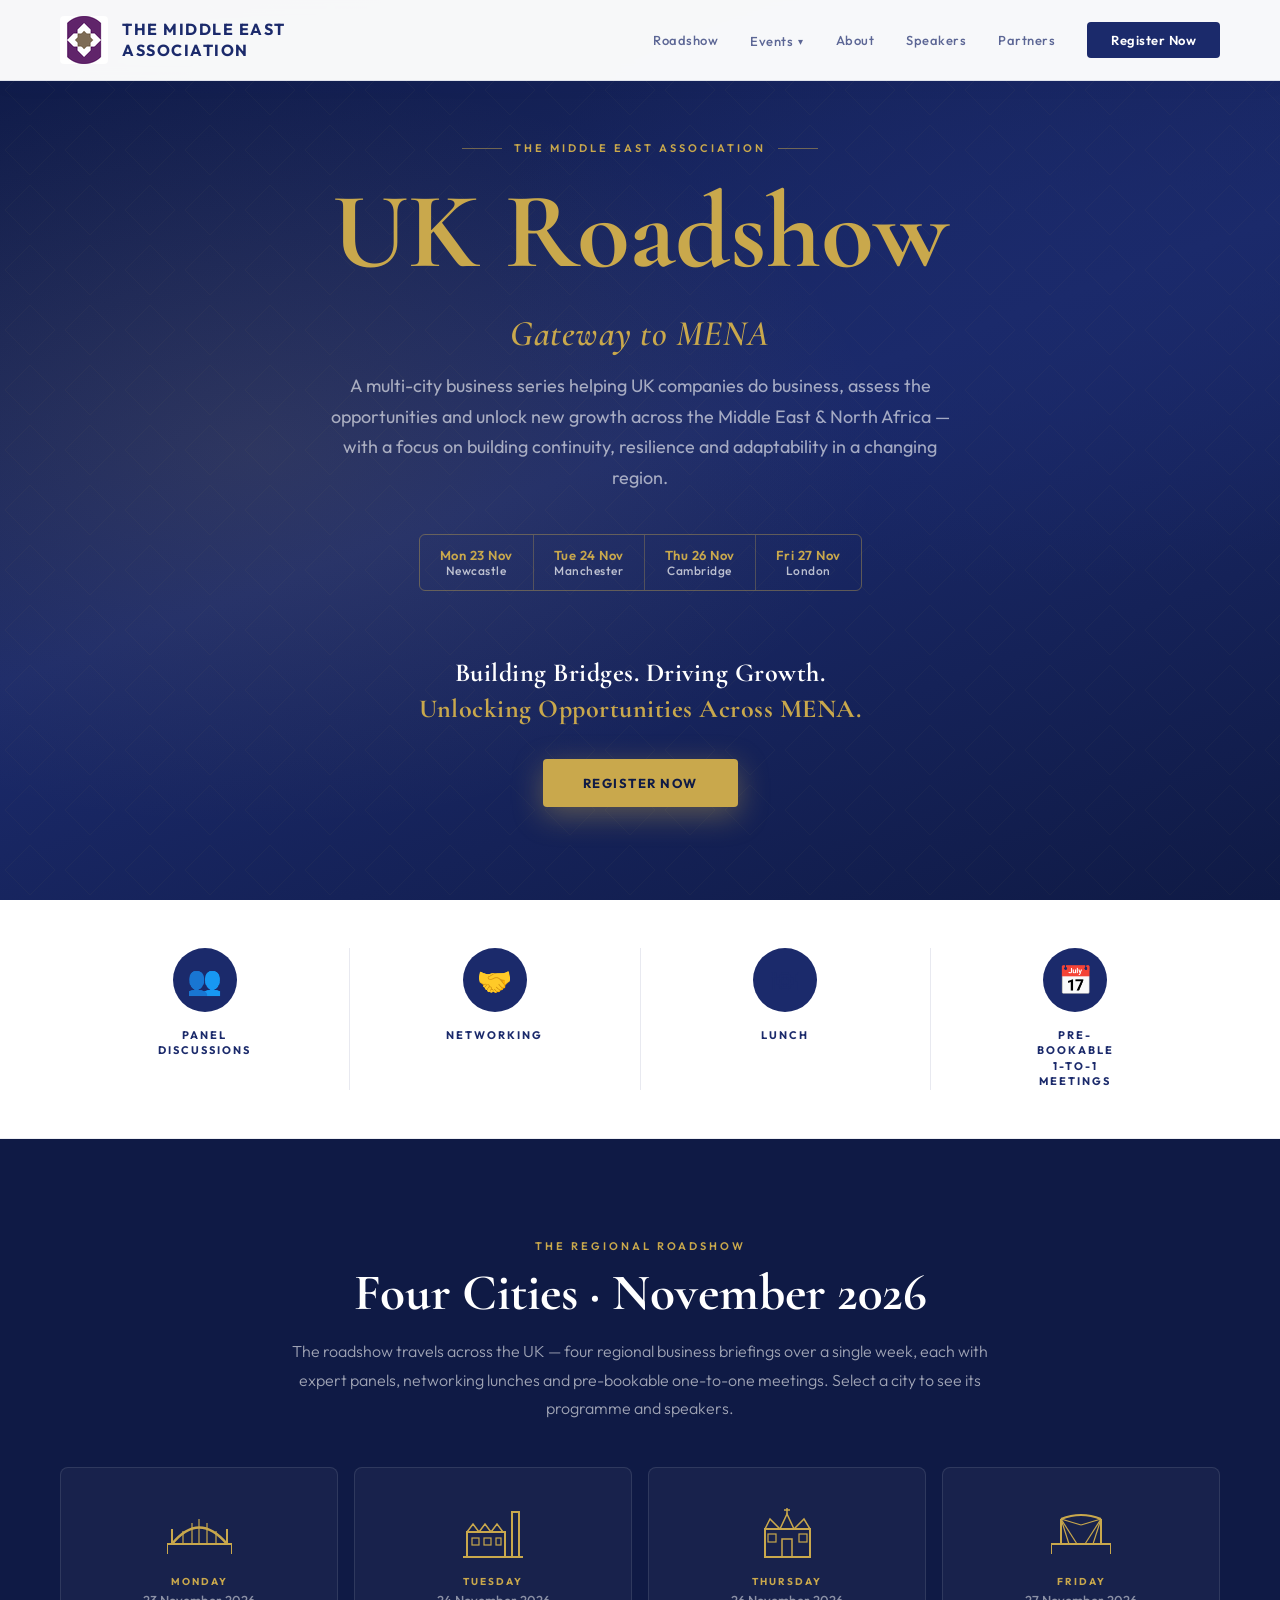
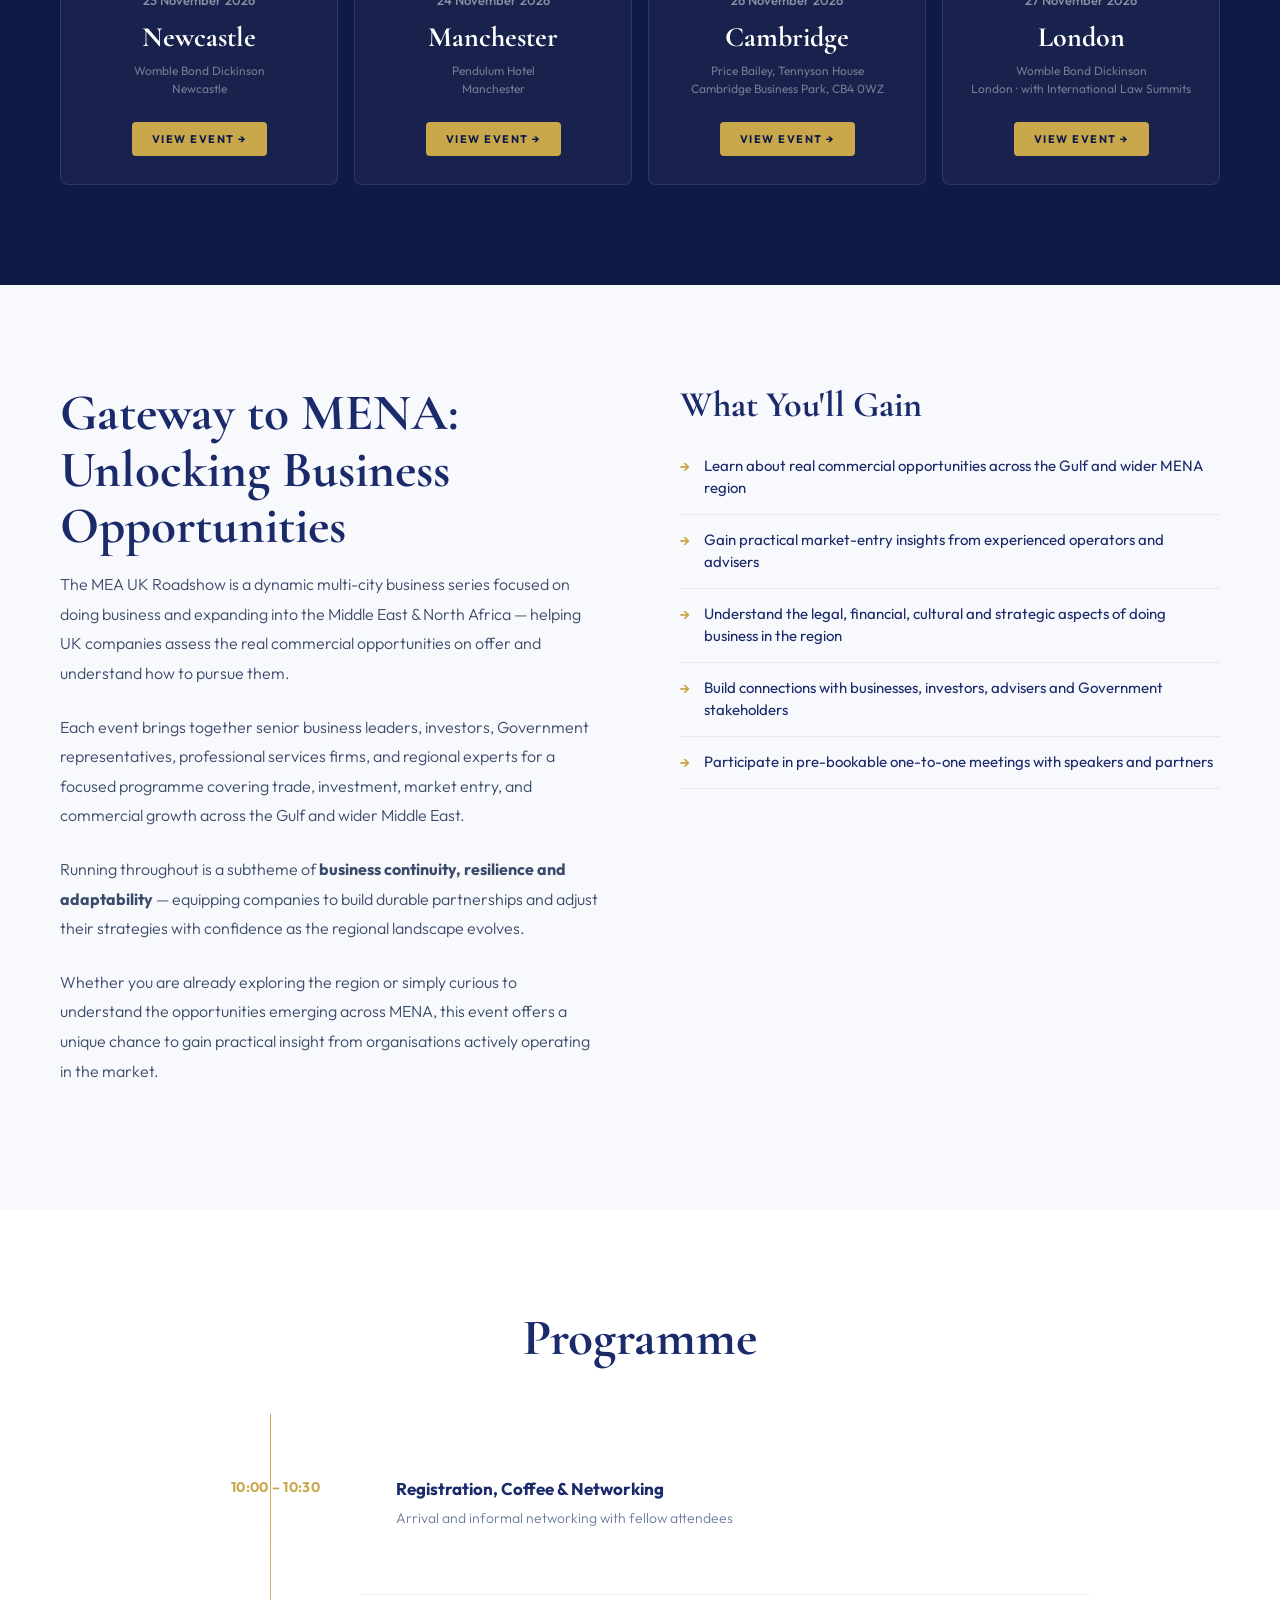
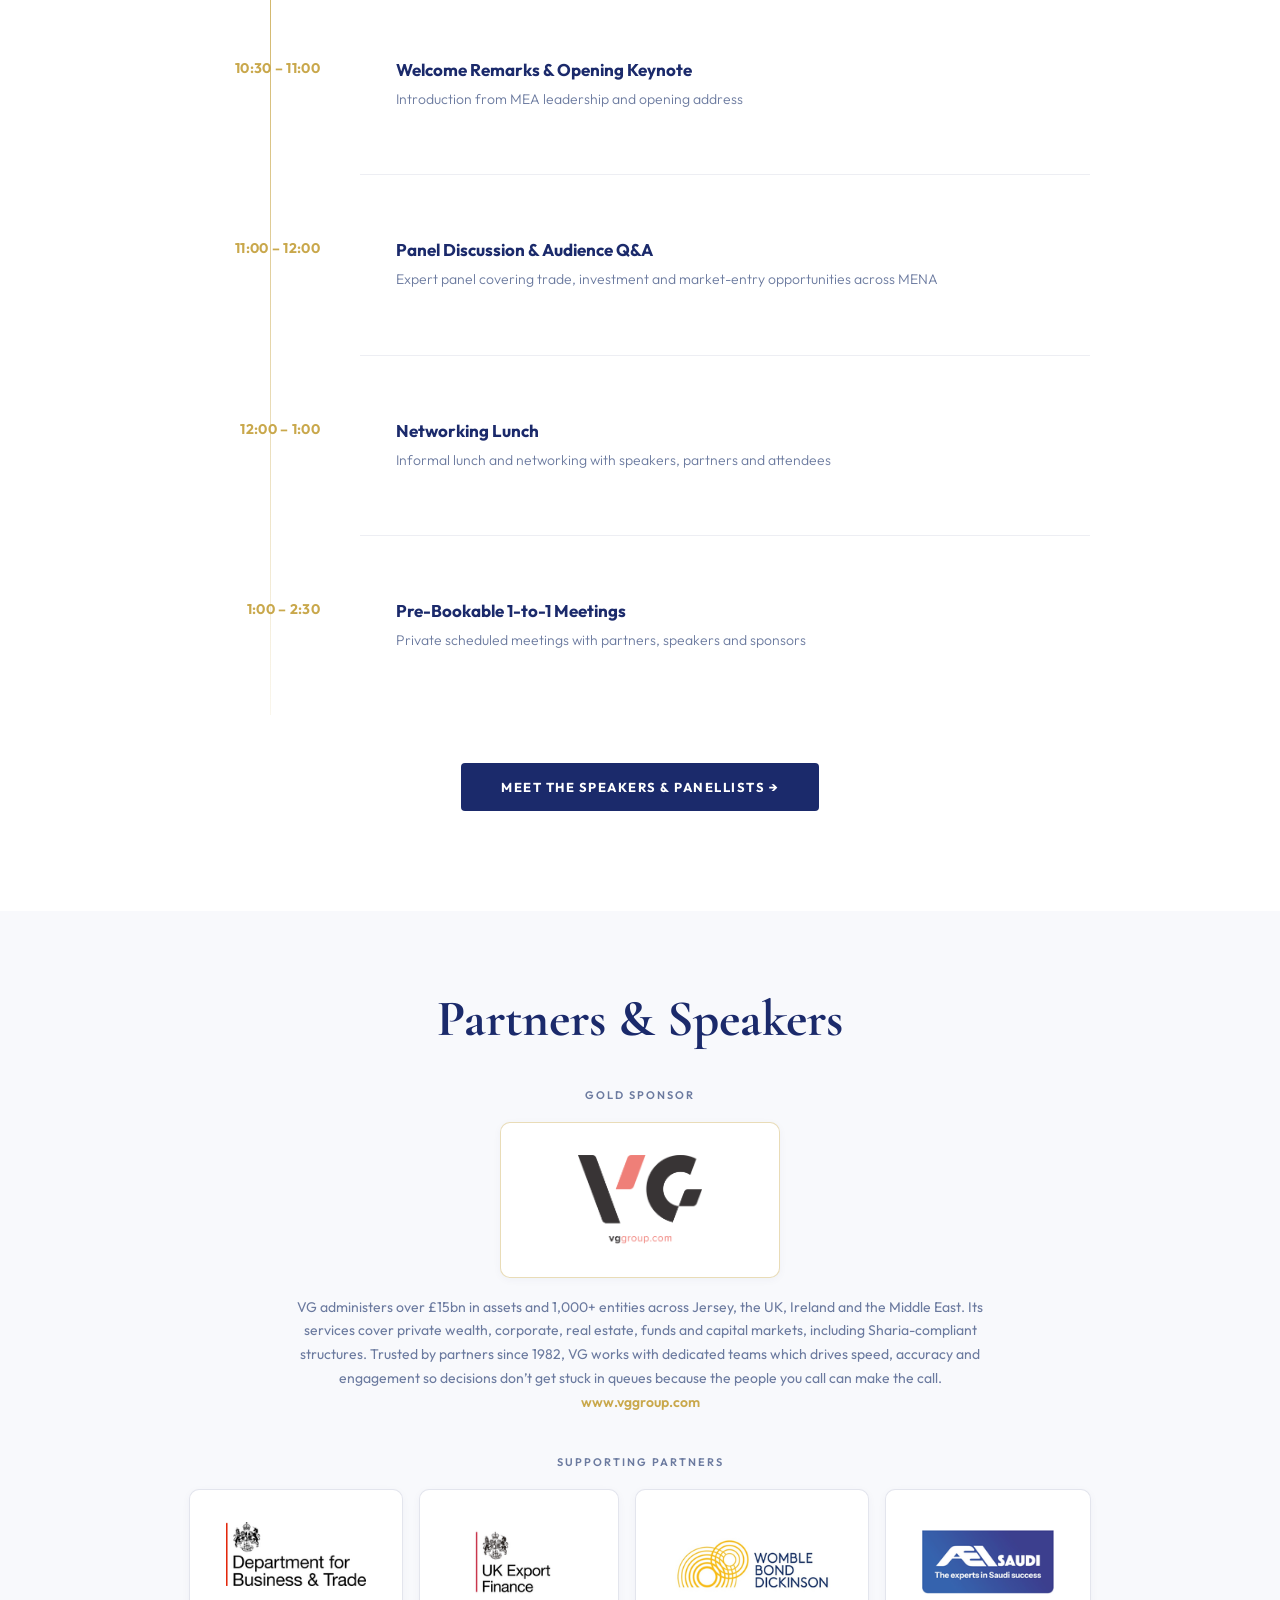
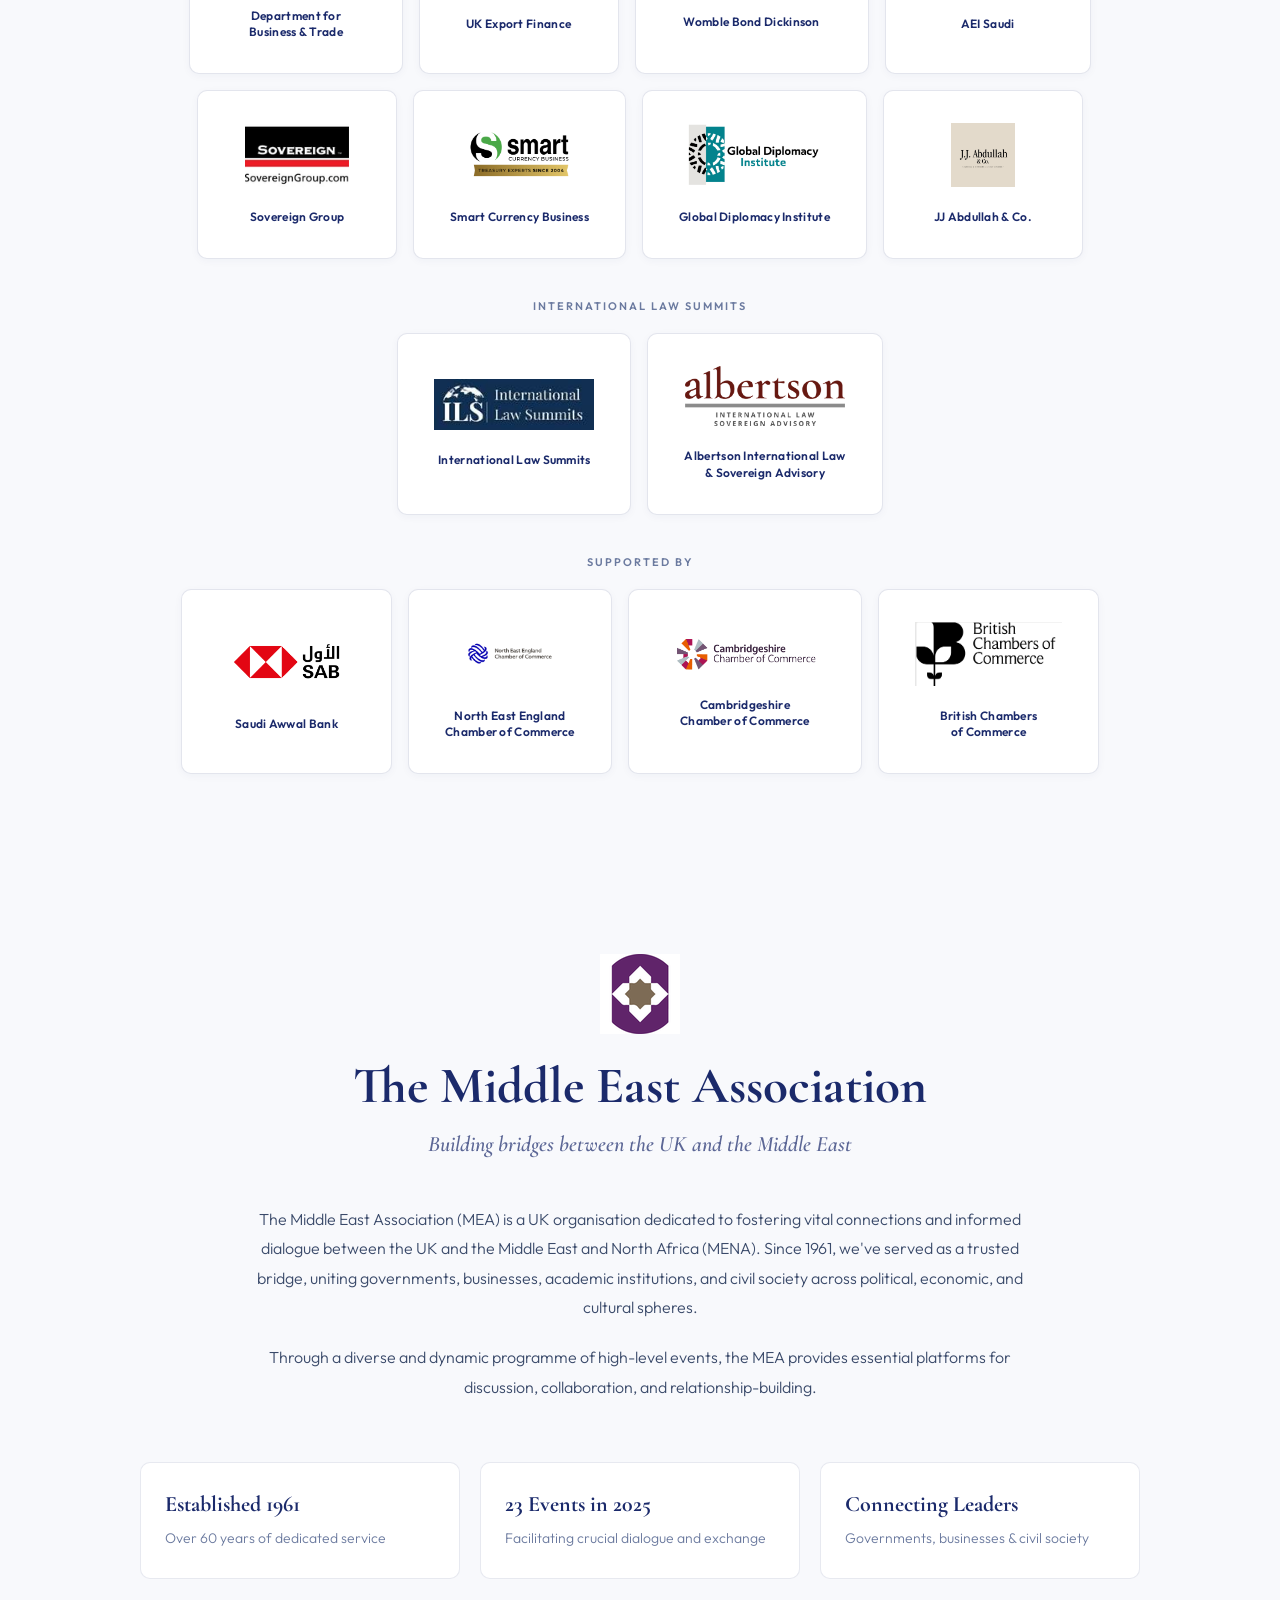
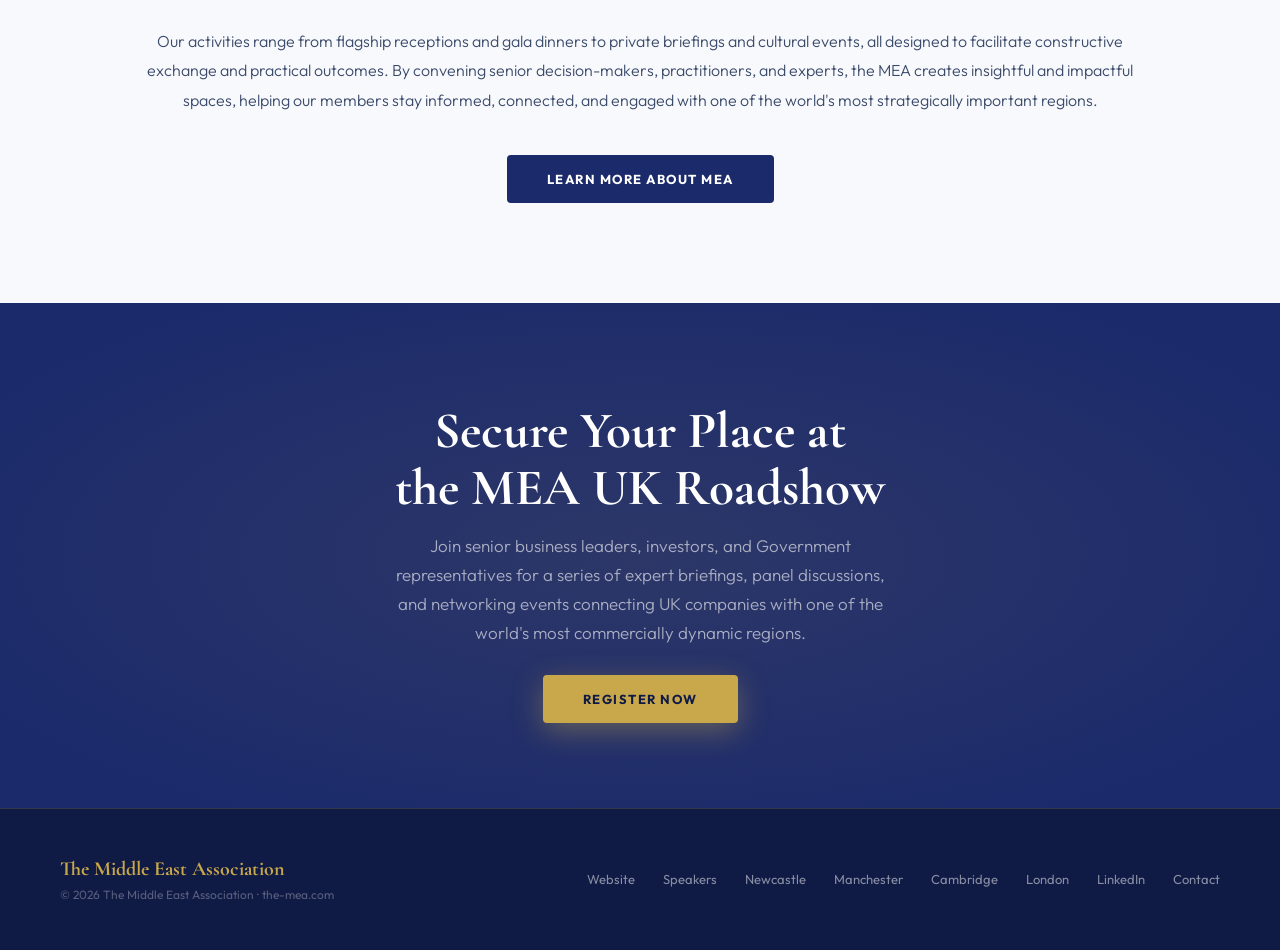
<file: index.html>
<!DOCTYPE html>
<html lang="en">
<head>
<meta charset="UTF-8">
<meta name="viewport" content="width=device-width, initial-scale=1.0">
<title>MEA UK Roadshow 2026 | The Middle East Association</title>
<meta name="description" content="MEA UK Roadshow 2026: business briefings on MENA opportunities in Newcastle, Manchester, Cambridge and London, 23 to 27 November, with panels and 1-to-1 meetings.">
<link rel="canonical" href="https://uk-roadshow.the-mea.com/">
<link href="https://fonts.googleapis.com/css2?family=Cormorant+Garamond:ital,wght@0,400;0,600;0,700;1,400;1,600&family=Outfit:wght@300;400;500;600&display=swap" rel="stylesheet">
<link rel="stylesheet" href="assets/styles.css">
</head>
<body>

<!-- NAV -->
<nav>
  <a href="/" class="nav-logo">
    <img src="assets/mea-logo.png" alt="The Middle East Association" style="height:48px; width:auto; border-radius:4px;">
    <div class="nav-logo-text">The Middle East<br>Association</div>
  </a>
  <div class="nav-links">
    <a href="/">Roadshow</a>
    <details class="nav-dropdown">
      <summary>Events</summary>
      <div class="nav-dropdown-menu">
        <a href="newcastle.html">Newcastle <span>Mon 23 Nov 2026</span></a>
        <a href="manchester.html">Manchester <span>Tue 24 Nov 2026</span></a>
        <a href="cambridge.html">Cambridge <span>Thu 26 Nov 2026</span></a>
        <a href="london.html">London <span>Fri 27 Nov 2026</span></a>
      </div>
    </details>
    <a href="#about">About</a>
    <a href="speakers.html">Speakers</a>
    <a href="#partners">Partners</a>
    <a href="#cities" class="nav-register">Register Now</a>
  </div>
</nav>

<!-- HERO -->
<section class="hero">
  <div class="hero-bg"></div>
  <div class="hero-pattern"></div>
  <div class="hero-content">
    <div class="hero-eyebrow">The Middle East Association</div>
    <h2>UK Roadshow</h2>
    <p style="font-family:'Cormorant Garamond', serif; font-size:clamp(22px,3vw,36px); font-weight:600; font-style:italic; color:var(--gold); margin-bottom:16px; letter-spacing:0.5px; animation: fadeUp 0.9s 0.22s ease both;">Gateway to MENA</p>
    <p class="hero-tagline">A multi-city business series helping UK companies do business, assess the opportunities and unlock new growth across the Middle East &amp; North Africa &mdash; with a focus on building continuity, resilience and adaptability in a changing region.</p>

    <div class="hero-date-strip">
      <a class="hero-date-item" href="newcastle.html"><span>Mon 23 Nov</span>Newcastle</a>
      <a class="hero-date-item" href="manchester.html"><span>Tue 24 Nov</span>Manchester</a>
      <a class="hero-date-item" href="cambridge.html"><span>Thu 26 Nov</span>Cambridge</a>
      <a class="hero-date-item" href="london.html"><span>Fri 27 Nov</span>London</a>
    </div>

    <div style="margin: 24px 0 32px; animation: fadeUp 0.9s 0.35s ease both;">
      <p style="font-family:'Cormorant Garamond', serif; font-size:26px; font-weight:700; color:white; line-height:1.4; letter-spacing:0.5px;">
        Building Bridges. Driving Growth.<br>
        <span style="color:var(--gold);">Unlocking Opportunities Across MENA.</span>
      </p>
    </div>

    <div class="hero-cta">
      <a href="#cities" class="btn-primary">Register Now</a>
    </div>
  </div>
</section>

<!-- FORMAT STRIP -->
<div class="format-strip">
  <div class="format-inner">
    <div class="format-item">
      <div class="format-icon" style="font-size:28px; line-height:64px;">&#128101;</div>
      <div class="format-label">Panel<br>Discussions</div>
    </div>
    <div class="format-item">
      <div class="format-icon" style="font-size:28px; line-height:64px;">&#129309;</div>
      <div class="format-label">Networking</div>
    </div>
    <div class="format-item">
      <div class="format-icon" style="font-size:28px; line-height:64px;">&#127869;</div>
      <div class="format-label">Lunch</div>
    </div>
    <div class="format-item">
      <div class="format-icon" style="font-size:28px; line-height:64px;">&#128197;</div>
      <div class="format-label">Pre-Bookable<br>1-to-1<br>Meetings</div>
    </div>
  </div>
</div>

<!-- CITIES -->
<section class="cities-section" id="cities">
  <div class="section-header" style="margin-bottom:44px;">
    <div class="section-label">The Regional Roadshow</div>
    <h2 class="section-title">Four Cities &middot; November 2026</h2>
    <p class="section-body">The roadshow travels across the UK &mdash; four regional business briefings over a single week, each with expert panels, networking lunches and pre-bookable one-to-one meetings. Select a city to see its programme and speakers.</p>
  </div>

  <div class="cities-grid" style="grid-template-columns:repeat(4,1fr);">
    <a href="newcastle.html" class="city-card">
      <div class="city-landmark"><svg width="65" height="45" viewBox="0 0 65 45" fill="none" xmlns="http://www.w3.org/2000/svg">
  <line x1="0" y1="35" x2="65" y2="35" stroke="#C9A84C" stroke-width="2"/>
  <path d="M5 35 Q32 2 60 35" stroke="#C9A84C" stroke-width="2.5" fill="none"/>
  <line x1="5" y1="35" x2="5" y2="20" stroke="#C9A84C" stroke-width="2"/>
  <line x1="60" y1="35" x2="60" y2="20" stroke="#C9A84C" stroke-width="2"/>
  <line x1="16" y1="35" x2="16" y2="22" stroke="#C9A84C" stroke-width="1.2"/>
  <line x1="25" y1="35" x2="25" y2="14" stroke="#C9A84C" stroke-width="1.2"/>
  <line x1="32" y1="35" x2="32" y2="10" stroke="#C9A84C" stroke-width="1.2"/>
  <line x1="40" y1="35" x2="40" y2="14" stroke="#C9A84C" stroke-width="1.2"/>
  <line x1="49" y1="35" x2="49" y2="22" stroke="#C9A84C" stroke-width="1.2"/>
  <line x1="0" y1="35" x2="0" y2="45" stroke="#C9A84C" stroke-width="2"/>
  <line x1="65" y1="35" x2="65" y2="45" stroke="#C9A84C" stroke-width="2"/>
</svg></div>
      <div class="city-day">Monday</div>
      <div class="city-date-text">23 November 2026</div>
      <div class="city-name">Newcastle</div>
      <div class="city-venue">Womble Bond Dickinson<br>Newcastle</div>
      <span class="city-btn">View Event &rarr;</span>
    </a>

    <a href="manchester.html" class="city-card">
      <div class="city-landmark"><svg width="60" height="55" viewBox="0 0 60 55" fill="none" xmlns="http://www.w3.org/2000/svg">
  <rect x="4" y="28" width="38" height="25" stroke="#C9A84C" stroke-width="2" fill="none"/>
  <path d="M4 28 L10 20 L16 28 M16 28 L22 20 L28 28 M28 28 L34 20 L40 28" stroke="#C9A84C" stroke-width="1.5" fill="none"/>
  <rect x="49" y="8" width="7" height="45" stroke="#C9A84C" stroke-width="2" fill="none"/>
  <rect x="9" y="34" width="7" height="7" stroke="#C9A84C" stroke-width="1.2" fill="none"/>
  <rect x="21" y="34" width="7" height="7" stroke="#C9A84C" stroke-width="1.2" fill="none"/>
  <rect x="33" y="34" width="5" height="7" stroke="#C9A84C" stroke-width="1.2" fill="none"/>
  <line x1="0" y1="53" x2="60" y2="53" stroke="#C9A84C" stroke-width="2"/>
</svg></div>
      <div class="city-day">Tuesday</div>
      <div class="city-date-text">24 November 2026</div>
      <div class="city-name">Manchester</div>
      <div class="city-venue">Pendulum Hotel<br>Manchester</div>
      <span class="city-btn">View Event &rarr;</span>
    </a>

    <a href="cambridge.html" class="city-card">
      <div class="city-landmark"><svg width="55" height="55" viewBox="0 0 55 55" fill="none" xmlns="http://www.w3.org/2000/svg">
  <rect x="5" y="25" width="45" height="28" stroke="#C9A84C" stroke-width="2" fill="none"/>
  <line x1="5" y1="25" x2="5" y2="53" stroke="#C9A84C" stroke-width="2"/>
  <line x1="50" y1="25" x2="50" y2="53" stroke="#C9A84C" stroke-width="2"/>
  <path d="M5 25 L10 15 L20 25" stroke="#C9A84C" stroke-width="1.5" fill="none"/>
  <path d="M20 25 L27 10 L34 25" stroke="#C9A84C" stroke-width="1.5" fill="none"/>
  <path d="M34 25 L44 15 L50 25" stroke="#C9A84C" stroke-width="1.5" fill="none"/>
  <rect x="22" y="35" width="10" height="18" stroke="#C9A84C" stroke-width="1.5" fill="none"/>
  <rect x="8" y="30" width="8" height="8" stroke="#C9A84C" stroke-width="1.2" fill="none"/>
  <rect x="39" y="30" width="8" height="8" stroke="#C9A84C" stroke-width="1.2" fill="none"/>
  <line x1="27" y1="10" x2="27" y2="4" stroke="#C9A84C" stroke-width="1.5"/>
  <line x1="24" y1="6" x2="30" y2="6" stroke="#C9A84C" stroke-width="1.5"/>
</svg></div>
      <div class="city-day">Thursday</div>
      <div class="city-date-text">26 November 2026</div>
      <div class="city-name">Cambridge</div>
      <div class="city-venue">Price Bailey, Tennyson House<br>Cambridge Business Park, CB4 0WZ</div>
      <span class="city-btn">View Event &rarr;</span>
    </a>

    <a href="london.html" class="city-card">
      <div class="city-landmark"><svg width="60" height="45" viewBox="0 0 60 45" fill="none" xmlns="http://www.w3.org/2000/svg">
  <line x1="0" y1="35" x2="60" y2="35" stroke="#C9A84C" stroke-width="2"/>
  <line x1="10" y1="35" x2="10" y2="10" stroke="#C9A84C" stroke-width="2"/>
  <line x1="50" y1="35" x2="50" y2="10" stroke="#C9A84C" stroke-width="2"/>
  <path d="M10 10 Q30 2 50 10" stroke="#C9A84C" stroke-width="2" fill="none"/>
  <line x1="10" y1="10" x2="18" y2="35" stroke="#C9A84C" stroke-width="1.2"/>
  <line x1="10" y1="10" x2="26" y2="35" stroke="#C9A84C" stroke-width="1.2"/>
  <line x1="50" y1="10" x2="42" y2="35" stroke="#C9A84C" stroke-width="1.2"/>
  <line x1="50" y1="10" x2="34" y2="35" stroke="#C9A84C" stroke-width="1.2"/>
  <line x1="10" y1="10" x2="30" y2="16" stroke="#C9A84C" stroke-width="1.2"/>
  <line x1="50" y1="10" x2="30" y2="16" stroke="#C9A84C" stroke-width="1.2"/>
  <line x1="0" y1="35" x2="0" y2="45" stroke="#C9A84C" stroke-width="2"/>
  <line x1="60" y1="35" x2="60" y2="45" stroke="#C9A84C" stroke-width="2"/>
</svg></div>
      <div class="city-day">Friday</div>
      <div class="city-date-text">27 November 2026</div>
      <div class="city-name">London</div>
      <div class="city-venue">Womble Bond Dickinson<br>London &middot; with International Law Summits</div>
      <span class="city-btn">View Event &rarr;</span>
    </a>

  </div>
</section>

<!-- ABOUT -->
<section class="about-section" id="about">
  <div class="about-inner">
    <div>
      <h2 class="section-title" style="color:var(--navy);">Gateway to MENA:<br>Unlocking Business Opportunities</h2>
      <p class="about-text">The MEA UK Roadshow is a dynamic multi-city business series focused on doing business and expanding into the Middle East &amp; North Africa &mdash; helping UK companies assess the real commercial opportunities on offer and understand how to pursue them.</p>
      <p class="about-text">Each event brings together senior business leaders, investors, Government representatives, professional services firms, and regional experts for a focused programme covering trade, investment, market entry, and commercial growth across the Gulf and wider Middle East.</p>
      <p class="about-text">Running throughout is a subtheme of <strong>business continuity, resilience and adaptability</strong> &mdash; equipping companies to build durable partnerships and adjust their strategies with confidence as the regional landscape evolves.</p>
      <p class="about-text">Whether you are already exploring the region or simply curious to understand the opportunities emerging across MENA, this event offers a unique chance to gain practical insight from organisations actively operating in the market.</p>
    </div>
    <div>
      <h2 class="section-title" style="color:var(--navy); font-size:36px;">What You'll Gain</h2>
      <ul class="benefits-list">
        <li>Learn about real commercial opportunities across the Gulf and wider MENA region</li>
        <li>Gain practical market-entry insights from experienced operators and advisers</li>
        <li>Understand the legal, financial, cultural and strategic aspects of doing business in the region</li>
        <li>Build connections with businesses, investors, advisers and Government stakeholders</li>
        <li>Participate in pre-bookable one-to-one meetings with speakers and partners</li>
      </ul>
    </div>
  </div>
</section>

<!-- PROGRAMME -->
<section class="programme-section" id="programme">
  <div class="programme-inner" style="text-align:center;">
    <h2 class="section-title" style="color:var(--navy); text-align:center; margin-bottom:48px;">Programme</h2>
    <div class="programme-timeline" style="text-align:left;">
      <div class="programme-item">
        <div class="prog-time">10:00 &ndash; 10:30</div>
        <div class="prog-content">
          <div class="prog-title">Registration, Coffee &amp; Networking</div>
          <div class="prog-desc">Arrival and informal networking with fellow attendees</div>
        </div>
      </div>
      <div class="programme-item">
        <div class="prog-time">10:30 &ndash; 11:00</div>
        <div class="prog-content">
          <div class="prog-title">Welcome Remarks &amp; Opening Keynote</div>
          <div class="prog-desc">Introduction from MEA leadership and opening address</div>
        </div>
      </div>
      <div class="programme-item">
        <div class="prog-time">11:00 &ndash; 12:00</div>
        <div class="prog-content">
          <div class="prog-title">Panel Discussion &amp; Audience Q&amp;A</div>
          <div class="prog-desc">Expert panel covering trade, investment and market-entry opportunities across MENA</div>
        </div>
      </div>
      <div class="programme-item">
        <div class="prog-time">12:00 &ndash; 1:00</div>
        <div class="prog-content">
          <div class="prog-title">Networking Lunch</div>
          <div class="prog-desc">Informal lunch and networking with speakers, partners and attendees</div>
        </div>
      </div>
      <div class="programme-item">
        <div class="prog-time">1:00 &ndash; 2:30</div>
        <div class="prog-content">
          <div class="prog-title">Pre-Bookable 1-to-1 Meetings</div>
          <div class="prog-desc">Private scheduled meetings with partners, speakers and sponsors</div>
        </div>
      </div>
    </div>
    <div style="margin-top:48px;">
      <a href="speakers.html" class="btn-primary" style="background:var(--navy); box-shadow:none; display:inline-block; color:white;">Meet the Speakers &amp; Panellists &rarr;</a>
    </div>
  </div>
</section>

<!-- PARTNERS -->
<section class="partners-section" id="partners">
  <div class="partners-inner">
    <h2 class="section-title" style="color:var(--navy); margin-bottom:24px; text-align:center;">Partners &amp; Speakers</h2>

    <div class="partners-label" style="text-align:center;">Gold Sponsor</div>
    <div class="partners-grid" style="justify-content:center;">
      <a href="https://www.vg.je" target="_blank" class="partner-logo-card sponsor" style="min-width:280px; min-height:140px;">
        <img src="assets/partners/vg-group.png" alt="VG" style="max-height:90px; width:auto;">
      </a>
    </div>
    <p class="sponsor-boilerplate">VG administers over &pound;15bn in assets and 1,000+ entities across Jersey, the UK, Ireland and the Middle East. Its services cover private wealth, corporate, real estate, funds and capital markets, including Sharia-compliant structures. Trusted by partners since 1982, VG works with dedicated teams which drives speed, accuracy and engagement so decisions don&rsquo;t get stuck in queues because the people you call can make the call. <a href="https://www.vggroup.com" target="_blank">www.vggroup.com</a></p>

    <div class="partners-label" style="text-align:center;">Supporting Partners</div>
    <div class="partners-grid" style="justify-content:center;">
      <a href="https://www.gov.uk/government/organisations/department-for-business-and-trade" target="_blank" class="partner-logo-card" style="min-height:130px;">
        <img src="assets/partners/department-for-business-and-trade.png" alt="Department for<br>Business &amp; Trade">
        <span class="partner-name" style="font-size:12px; font-weight:600; color:var(--navy); text-align:center; line-height:1.4; margin-top:8px;">Department for<br>Business &amp; Trade</span>
      </a>
      <a href="https://www.ukexportfinance.gov.uk" target="_blank" class="partner-logo-card" style="min-height:130px;">
        <img src="assets/partners/uk-export-finance.png" alt="UK Export Finance">
        <span class="partner-name" style="font-size:12px; font-weight:600; color:var(--navy); text-align:center; line-height:1.4; margin-top:8px;">UK Export Finance</span>
      </a>
      <a href="https://www.womblebonddickinson.com/uk" target="_blank" class="partner-logo-card" style="min-height:130px;">
        <img src="assets/partners/womble-bond-dickinson.png" alt="Womble Bond Dickinson">
        <span class="partner-name" style="font-size:12px; font-weight:600; color:var(--navy); text-align:center; line-height:1.4; margin-top:8px;">Womble Bond Dickinson</span>
      </a>
      <a href="https://www.aeisaudi.com" target="_blank" class="partner-logo-card" style="min-height:130px;">
        <img src="assets/partners/aei-saudi.png" alt="AEI Saudi">
        <span class="partner-name" style="font-size:12px; font-weight:600; color:var(--navy); text-align:center; line-height:1.4; margin-top:8px;">AEI Saudi</span>
      </a>
      <a href="https://www.sovereigngroup.com" target="_blank" class="partner-logo-card" style="min-height:130px;">
        <img src="assets/partners/sovereign-group.png" alt="Sovereign Group">
        <span class="partner-name" style="font-size:12px; font-weight:600; color:var(--navy); text-align:center; line-height:1.4; margin-top:8px;">Sovereign Group</span>
      </a>
      <a href="https://www.smartcurrencybusiness.com/middle-east-association/" target="_blank" class="partner-logo-card" style="min-height:130px;">
        <img src="assets/partners/smart-currency-business.png" alt="Smart Currency Business">
        <span class="partner-name" style="font-size:12px; font-weight:600; color:var(--navy); text-align:center; line-height:1.4; margin-top:8px;">Smart Currency Business</span>
      </a>
      <a href="https://globaldiplomacyinstitute.com/" target="_blank" class="partner-logo-card" style="min-height:130px;">
        <img src="assets/partners/global-diplomacy-institute.png" alt="Global Diplomacy Institute">
        <span class="partner-name" style="font-size:12px; font-weight:600; color:var(--navy); text-align:center; line-height:1.4; margin-top:8px;">Global Diplomacy Institute</span>
      </a>
      <a href="https://jjabdullah.com/" target="_blank" class="partner-logo-card" style="min-height:130px;">
        <img src="assets/partners/jj-abdullah.png" alt="JJ Abdullah &amp; Co.">
        <span class="partner-name" style="font-size:12px; font-weight:600; color:var(--navy); text-align:center; line-height:1.4; margin-top:8px;">JJ Abdullah &amp; Co.</span>
      </a>
    </div>

    <div class="partners-label" style="text-align:center;">International Law Summits</div>
    <div class="partners-grid" style="justify-content:center;">
      <a href="https://internationallawsummits.org/events/the-international-energy-disputes-summit/" target="_blank" rel="noopener" class="partner-logo-card" style="min-height:130px;">
        <img src="assets/partners/international-law-summit.png" alt="International Law Summits">
        <span class="partner-name" style="font-size:12px; font-weight:600; color:var(--navy); text-align:center; line-height:1.4; margin-top:8px;">International Law Summits</span>
      </a>
      <a href="https://internationallawsummits.org/events/the-international-energy-disputes-summit/" target="_blank" rel="noopener" class="partner-logo-card" style="min-height:130px;">
        <img src="assets/partners/albertson.png" alt="Albertson International Law &amp; Sovereign Advisory">
        <span class="partner-name" style="font-size:12px; font-weight:600; color:var(--navy); text-align:center; line-height:1.4; margin-top:8px;">Albertson International Law<br>&amp; Sovereign Advisory</span>
      </a>
    </div>

    <div class="partners-label" style="text-align:center;">Supported By</div>
    <div class="partners-grid" style="justify-content:center;">
      <a href="https://www.sab.com" target="_blank" class="partner-logo-card" style="min-height:130px;">
        <img src="assets/partners/saudi-awwal-bank.png" alt="Saudi Awwal Bank (SAB)">
        <span class="partner-name" style="font-size:12px; font-weight:600; color:var(--navy); text-align:center; line-height:1.4; margin-top:8px;">Saudi Awwal Bank</span>
      </a>
      <a href="https://www.necc.co.uk" target="_blank" class="partner-logo-card" style="min-height:130px;">
        <img src="assets/partners/north-east-england-chamber-of-commerce.gif" alt="North East England<br>Chamber of Commerce">
        <span class="partner-name" style="font-size:12px; font-weight:600; color:var(--navy); text-align:center; line-height:1.4; margin-top:8px;">North East England<br>Chamber of Commerce</span>
      </a>
      <a href="https://www.cambridgeshirechamber.co.uk" target="_blank" class="partner-logo-card" style="min-height:130px;">
        <img src="assets/partners/cambridgeshire-chamber-of-commerce.png" alt="Cambridgeshire<br>Chamber of Commerce">
        <span class="partner-name" style="font-size:12px; font-weight:600; color:var(--navy); text-align:center; line-height:1.4; margin-top:8px;">Cambridgeshire<br>Chamber of Commerce</span>
      </a>
      <a href="https://www.britishchambers.org.uk" target="_blank" class="partner-logo-card" style="min-height:130px;">
        <img src="assets/partners/british-chambers-of-commerce.png" alt="British Chambers<br>of Commerce">
        <span class="partner-name" style="font-size:12px; font-weight:600; color:var(--navy); text-align:center; line-height:1.4; margin-top:8px;">British Chambers<br>of Commerce</span>
      </a>
    </div>
  </div>
</section>

<!-- ABOUT MEA -->
<section style="background:#F8F9FC; padding:100px 60px;">
  <div style="max-width:1000px; margin:0 auto;">
    <div style="text-align:center; margin-bottom:48px;">
      <img src="assets/mea-logo-large.png" alt="MEA Logo" style="height:80px; width:auto; margin-bottom:24px; display:block; margin-left:auto; margin-right:auto;">
      <h2 style="font-family:'Cormorant Garamond',serif; font-size:clamp(36px,4vw,60px); font-weight:700; color:var(--navy); margin-bottom:16px; line-height:1.1;">The Middle East Association</h2>
      <p style="font-family:'Cormorant Garamond',serif; font-size:22px; font-weight:600; color:var(--navy); opacity:0.7; font-style:italic;">Building bridges between the UK and the Middle East</p>
    </div>

    <div style="margin-bottom:60px; max-width:780px; text-align:center; margin-left:auto; margin-right:auto;">
      <p style="font-size:16px; font-weight:300; line-height:1.85; color:#3A4A6A; margin-bottom:20px;">The Middle East Association (MEA) is a UK organisation dedicated to fostering vital connections and informed dialogue between the UK and the Middle East and North Africa (MENA). Since 1961, we've served as a trusted bridge, uniting governments, businesses, academic institutions, and civil society across political, economic, and cultural spheres.</p>
      <p style="font-size:16px; font-weight:300; line-height:1.85; color:#3A4A6A;">Through a diverse and dynamic programme of high-level events, the MEA provides essential platforms for discussion, collaboration, and relationship-building.</p>
    </div>

    <div class="stats-grid">
      <div style="background:white; border:1px solid rgba(27,42,107,0.1); border-radius:10px; padding:28px 24px;">
        <h4 style="font-family:'Cormorant Garamond',serif; font-size:22px; font-weight:700; color:var(--navy); margin-bottom:10px;">Established 1961</h4>
        <p style="font-size:14px; font-weight:300; color:var(--muted); line-height:1.6;">Over 60 years of dedicated service</p>
      </div>
      <div style="background:white; border:1px solid rgba(27,42,107,0.1); border-radius:10px; padding:28px 24px;">
        <h4 style="font-family:'Cormorant Garamond',serif; font-size:22px; font-weight:700; color:var(--navy); margin-bottom:10px;">23 Events in 2025</h4>
        <p style="font-size:14px; font-weight:300; color:var(--muted); line-height:1.6;">Facilitating crucial dialogue and exchange</p>
      </div>
      <div style="background:white; border:1px solid rgba(27,42,107,0.1); border-radius:10px; padding:28px 24px;">
        <h4 style="font-family:'Cormorant Garamond',serif; font-size:22px; font-weight:700; color:var(--navy); margin-bottom:10px;">Connecting Leaders</h4>
        <p style="font-size:14px; font-weight:300; color:var(--muted); line-height:1.6;">Governments, businesses &amp; civil society</p>
      </div>
    </div>

    <p style="font-size:16px; font-weight:300; line-height:1.85; color:#3A4A6A; text-align:center;">Our activities range from flagship receptions and gala dinners to private briefings and cultural events, all designed to facilitate constructive exchange and practical outcomes. By convening senior decision-makers, practitioners, and experts, the MEA creates insightful and impactful spaces, helping our members stay informed, connected, and engaged with one of the world's most strategically important regions.</p>

    <div style="text-align:center; margin-top:40px;">
      <a href="https://the-mea.com" target="_blank" class="btn-primary" style="background:var(--navy); box-shadow:none; display:inline-block; color:white;">Learn More About MEA</a>
    </div>
  </div>
</section>

<!-- CTA -->
<section class="cta-section">
  <div style="position:relative; z-index:2;">
    <h2 class="section-title" style="color:white; margin-bottom:16px;">Secure Your Place at<br>the MEA UK Roadshow</h2>
    <p class="cta-sub">Join senior business leaders, investors, and Government representatives for a series of expert briefings, panel discussions, and networking events connecting UK companies with one of the world's most commercially dynamic regions.</p>
    <a href="#cities" class="btn-primary">Register Now</a>
  </div>
</section>

<!-- FOOTER -->
<footer>
  <div class="footer-left">
    <div class="footer-logo">The Middle East Association</div>
    <p>&copy; 2026 The Middle East Association &middot; the-mea.com</p>
  </div>
  <div class="footer-links">
    <a href="https://the-mea.com" target="_blank">Website</a>
    <a href="speakers.html">Speakers</a>
    <a href="newcastle.html">Newcastle</a>
    <a href="manchester.html">Manchester</a>
    <a href="cambridge.html">Cambridge</a>
    <a href="london.html">London</a>
    <a href="https://www.linkedin.com/company/middle-east-association-the-/" target="_blank">LinkedIn</a>
    <a href="mailto:info@the-mea.com">Contact</a>
  </div>
</footer>
<script>
  document.addEventListener('click', function (e) {
    document.querySelectorAll('details.nav-dropdown[open]').forEach(function (d) {
      if (!d.contains(e.target)) d.removeAttribute('open');
    });
  });
</script>

</body>
</html>
</file>
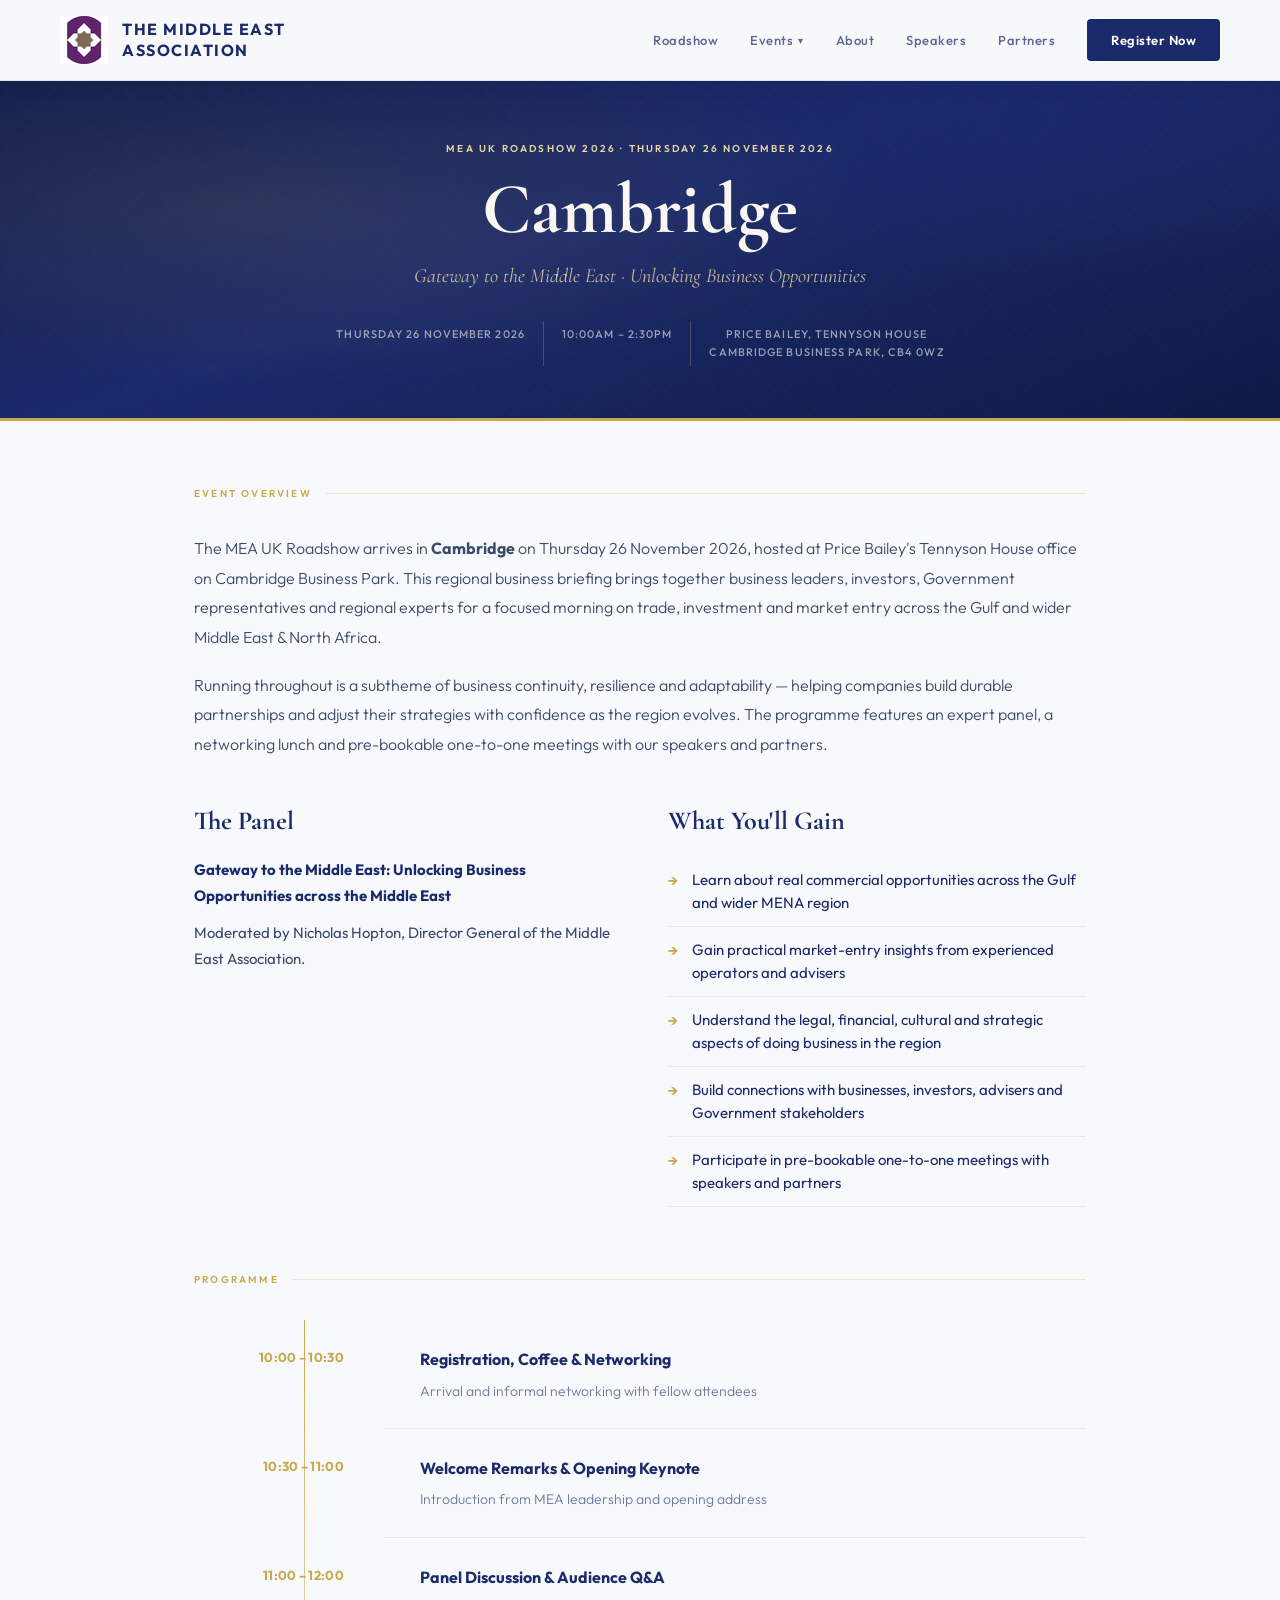
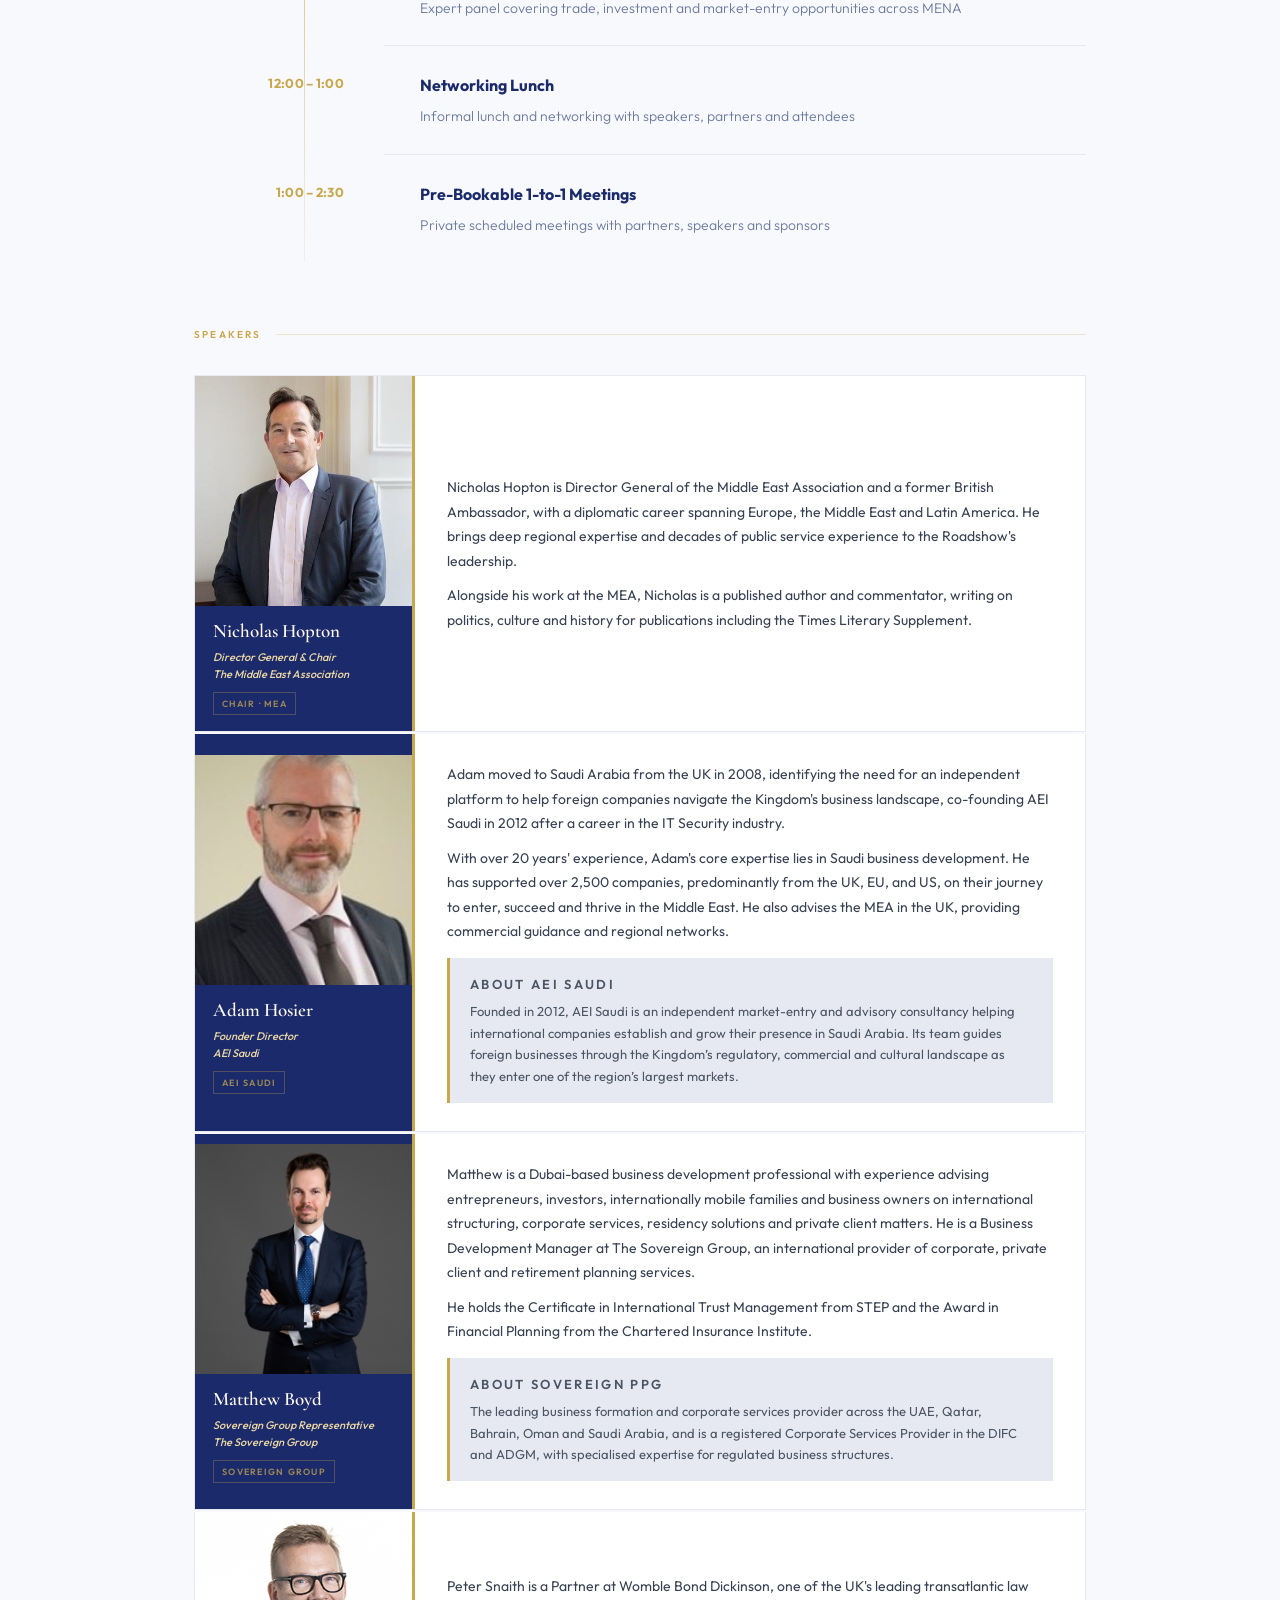
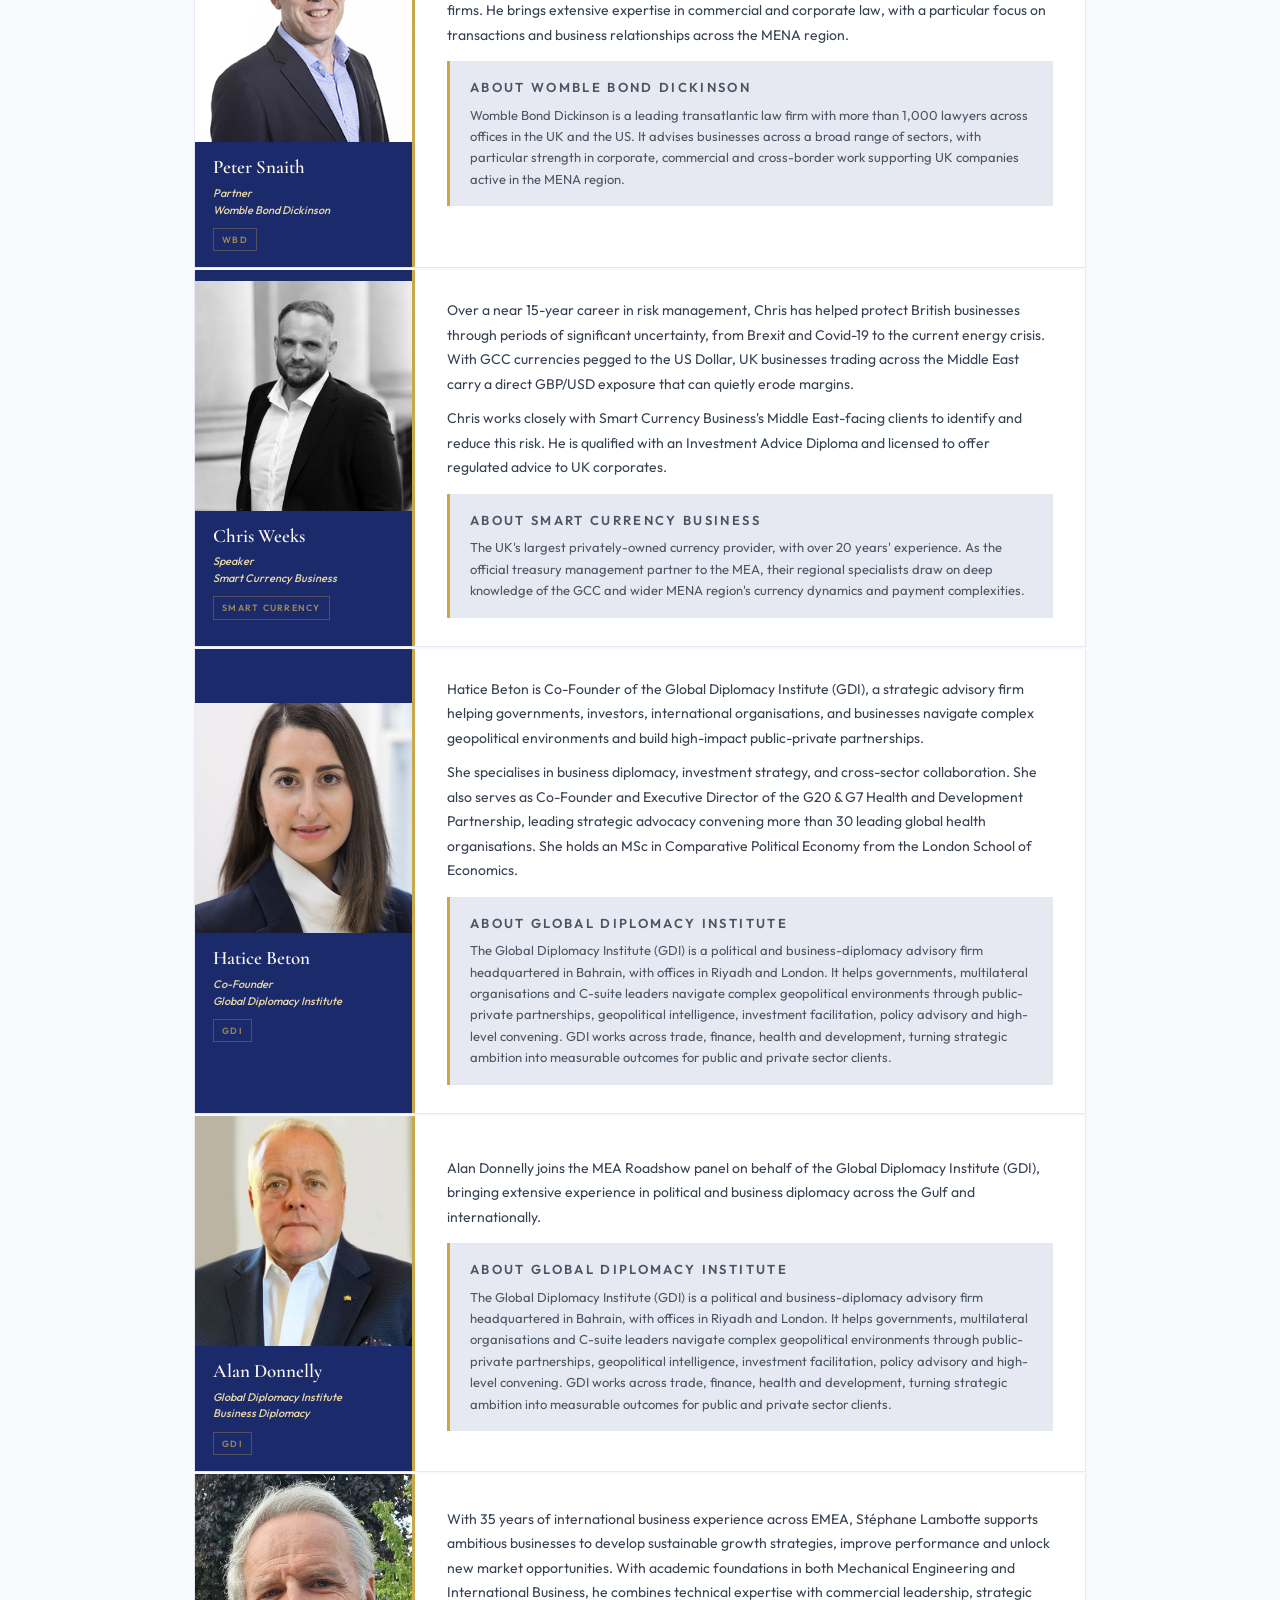
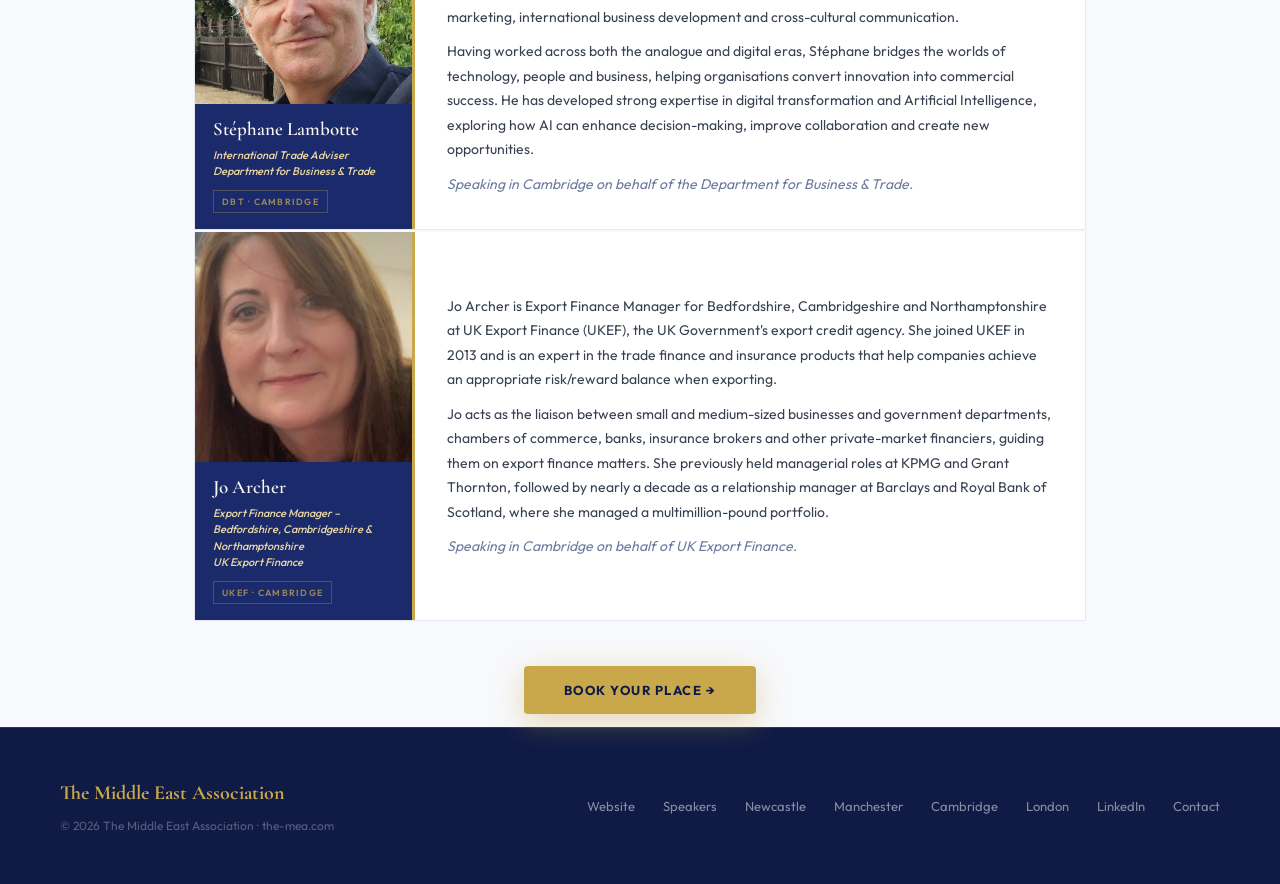
<file: cambridge.html>
<!DOCTYPE html>
<html lang="en">
<head>
<meta charset="UTF-8">
<meta name="viewport" content="width=device-width, initial-scale=1.0">
<title>Cambridge &middot; MEA UK Roadshow 2026</title>
<meta name="description" content="MEA UK Roadshow Cambridge, Thursday 26 November 2026 at Price Bailey, Cambridge Business Park: panels, networking and 1-to-1 meetings on MENA business.">
<link rel="canonical" href="https://uk-roadshow.the-mea.com/cambridge.html">
<link href="https://fonts.googleapis.com/css2?family=Cormorant+Garamond:ital,wght@0,400;0,600;0,700;1,400;1,600&family=Outfit:wght@300;400;500;600&display=swap" rel="stylesheet">
<link rel="stylesheet" href="assets/styles.css">
</head>
<body class="subpage">

<!-- NAV -->
<nav>
  <a href="/" class="nav-logo">
    <img src="assets/mea-logo.png" alt="The Middle East Association" style="height:48px; width:auto; border-radius:4px;">
    <div class="nav-logo-text">The Middle East<br>Association</div>
  </a>
  <div class="nav-links">
    <a href="/">Roadshow</a>
    <details class="nav-dropdown">
      <summary>Events</summary>
      <div class="nav-dropdown-menu">
        <a href="newcastle.html">Newcastle <span>Mon 23 Nov 2026</span></a>
        <a href="manchester.html">Manchester <span>Tue 24 Nov 2026</span></a>
        <a href="cambridge.html">Cambridge <span>Thu 26 Nov 2026</span></a>
        <a href="london.html">London <span>Fri 27 Nov 2026</span></a>
      </div>
    </details>
    <a href="/#about">About</a>
    <a href="speakers.html">Speakers</a>
    <a href="/#partners">Partners</a>
    <a href="https://buytickets.at/themiddleeastassociation/2243491" class="nav-register">Register Now</a>
  </div>
</nav>

<header class="site-header">
  <div class="container">
    <p class="header-eyebrow">MEA UK Roadshow 2026 &middot; Thursday 26 November 2026</p>
    <h1 class="header-title">Cambridge</h1>
    <p class="header-subtitle">Gateway to the Middle East &middot; Unlocking Business Opportunities</p>
    <div class="header-meta">
      <span>Thursday 26 November 2026</span>
      <span>10:00am &ndash; 2:30pm</span>
      <span>Price Bailey, Tennyson House<br>Cambridge Business Park, CB4 0WZ</span>
    </div>
  </div>
</header>

<div class="container">

  <div class="rule-label">
    <span class="rule-label-text">Event Overview</span>
    <div class="rule-label-rule"></div>
  </div>
  <div class="city-prose">
    <p>The MEA UK Roadshow arrives in <strong>Cambridge</strong> on Thursday 26 November 2026, hosted at Price Bailey's Tennyson House office on Cambridge Business Park. This regional business briefing brings together business leaders, investors, Government representatives and regional experts for a focused morning on trade, investment and market entry across the Gulf and wider Middle East &amp; North Africa.</p><p>Running throughout is a subtheme of business continuity, resilience and adaptability &mdash; helping companies build durable partnerships and adjust their strategies with confidence as the region evolves. The programme features an expert panel, a networking lunch and pre-bookable one-to-one meetings with our speakers and partners.</p>
  </div>

  <div class="two-col">
    <div>
      <h3 class="block-heading">The Panel</h3>
      <p class="panel-intro"><strong>Gateway to the Middle East: Unlocking Business Opportunities across the Middle East</strong></p>
      <p class="panel-intro">Moderated by Nicholas Hopton, Director General of the Middle East Association.</p>
    </div>
    <div>
      <h3 class="block-heading">What You'll Gain</h3>
      <ul class="benefits-list">
    <li>Learn about real commercial opportunities across the Gulf and wider MENA region</li>
    <li>Gain practical market-entry insights from experienced operators and advisers</li>
    <li>Understand the legal, financial, cultural and strategic aspects of doing business in the region</li>
    <li>Build connections with businesses, investors, advisers and Government stakeholders</li>
    <li>Participate in pre-bookable one-to-one meetings with speakers and partners</li>
  </ul>
    </div>
  </div>

  <div class="rule-label">
    <span class="rule-label-text">Programme</span>
    <div class="rule-label-rule"></div>
  </div>
  <div class="programme-timeline">
      <div class="programme-item">
        <div class="prog-time">10:00 &ndash; 10:30</div>
        <div class="prog-content">
          <div class="prog-title">Registration, Coffee &amp; Networking</div>
          <div class="prog-desc">Arrival and informal networking with fellow attendees</div>
        </div>
      </div>
      <div class="programme-item">
        <div class="prog-time">10:30 &ndash; 11:00</div>
        <div class="prog-content">
          <div class="prog-title">Welcome Remarks &amp; Opening Keynote</div>
          <div class="prog-desc">Introduction from MEA leadership and opening address</div>
        </div>
      </div>
      <div class="programme-item">
        <div class="prog-time">11:00 &ndash; 12:00</div>
        <div class="prog-content">
          <div class="prog-title">Panel Discussion &amp; Audience Q&amp;A</div>
          <div class="prog-desc">Expert panel covering trade, investment and market-entry opportunities across MENA</div>
        </div>
      </div>
      <div class="programme-item">
        <div class="prog-time">12:00 &ndash; 1:00</div>
        <div class="prog-content">
          <div class="prog-title">Networking Lunch</div>
          <div class="prog-desc">Informal lunch and networking with speakers, partners and attendees</div>
        </div>
      </div>
      <div class="programme-item">
        <div class="prog-time">1:00 &ndash; 2:30</div>
        <div class="prog-content">
          <div class="prog-title">Pre-Bookable 1-to-1 Meetings</div>
          <div class="prog-desc">Private scheduled meetings with partners, speakers and sponsors</div>
        </div>
      </div>
    </div>

  <div class="rule-label">
    <span class="rule-label-text">Speakers</span>
    <div class="rule-label-rule"></div>
  </div>
  <div class="speaker-card">
    <div class="speaker-inner">
      <div class="speaker-left has-photo">
        <div class="speaker-photo-wrap">
          <img class="speaker-photo" src="assets/people/nicholas-hopton.jpg" alt="Nicholas Hopton">
        </div>
        <div class="speaker-details">
          <div class="speaker-name">Nicholas Hopton</div>
          <div class="speaker-role">Director General &amp; Chair<br>The Middle East Association</div>
          <div class="speaker-org-tag">Chair &middot; MEA</div>
        </div>
      </div>
      <div class="speaker-right">
        <div class="speaker-bio">
          <p>Nicholas Hopton is Director General of the Middle East Association and a former British Ambassador, with a diplomatic career spanning Europe, the Middle East and Latin America. He brings deep regional expertise and decades of public service experience to the Roadshow's leadership.</p>
          <p>Alongside his work at the MEA, Nicholas is a published author and commentator, writing on politics, culture and history for publications including the Times Literary Supplement.</p>
        </div>
      </div>
    </div>
  </div>
  <div class="speaker-card">
    <div class="speaker-inner">
      <div class="speaker-left has-photo">
        <div class="speaker-photo-wrap">
          <img class="speaker-photo" src="assets/people/adam-hosier.jpg" alt="Adam Hosier">
        </div>
        <div class="speaker-details">
          <div class="speaker-name">Adam Hosier</div>
          <div class="speaker-role">Founder Director<br>AEI Saudi</div>
          <div class="speaker-org-tag">AEI Saudi</div>
        </div>
      </div>
      <div class="speaker-right">
        <div class="speaker-bio">
          <p>Adam moved to Saudi Arabia from the UK in 2008, identifying the need for an independent platform to help foreign companies navigate the Kingdom's business landscape, co-founding AEI Saudi in 2012 after a career in the IT Security industry.</p>
          <p>With over 20 years' experience, Adam's core expertise lies in Saudi business development. He has supported over 2,500 companies, predominantly from the UK, EU, and US, on their journey to enter, succeed and thrive in the Middle East. He also advises the MEA in the UK, providing commercial guidance and regional networks.</p>
        </div>
        <div class="about-box">
          <p class="about-box-label">About AEI Saudi</p>
          <p>Founded in 2012, AEI Saudi is an independent market-entry and advisory consultancy helping international companies establish and grow their presence in Saudi Arabia. Its team guides foreign businesses through the Kingdom&rsquo;s regulatory, commercial and cultural landscape as they enter one of the region&rsquo;s largest markets.</p>
        </div>
      </div>
    </div>
  </div>
  <div class="speaker-card">
    <div class="speaker-inner">
      <div class="speaker-left has-photo">
        <div class="speaker-photo-wrap">
          <img class="speaker-photo" src="assets/people/matthew-boyd.jpg" alt="Matthew Boyd">
        </div>
        <div class="speaker-details">
          <div class="speaker-name">Matthew Boyd</div>
          <div class="speaker-role">Sovereign Group Representative<br>The Sovereign Group</div>
          <div class="speaker-org-tag">Sovereign Group</div>
        </div>
      </div>
      <div class="speaker-right">
        <div class="speaker-bio">
          <p>Matthew is a Dubai-based business development professional with experience advising entrepreneurs, investors, internationally mobile families and business owners on international structuring, corporate services, residency solutions and private client matters. He is a Business Development Manager at The Sovereign Group, an international provider of corporate, private client and retirement planning services.</p>
          <p>He holds the Certificate in International Trust Management from STEP and the Award in Financial Planning from the Chartered Insurance Institute.</p>
        </div>
        <div class="about-box">
          <p class="about-box-label">About Sovereign PPG</p>
          <p>The leading business formation and corporate services provider across the UAE, Qatar, Bahrain, Oman and Saudi Arabia, and is a registered Corporate Services Provider in the DIFC and ADGM, with specialised expertise for regulated business structures.</p>
        </div>
      </div>
    </div>
  </div>
  <div class="speaker-card">
    <div class="speaker-inner">
      <div class="speaker-left has-photo">
        <div class="speaker-photo-wrap">
          <img class="speaker-photo" src="assets/people/peter-snaith.jpg" alt="Peter Snaith">
        </div>
        <div class="speaker-details">
          <div class="speaker-name">Peter Snaith</div>
          <div class="speaker-role">Partner<br>Womble Bond Dickinson</div>
          <div class="speaker-org-tag">WBD</div>
        </div>
      </div>
      <div class="speaker-right">
        <div class="speaker-bio">
          <p>Peter Snaith is a Partner at Womble Bond Dickinson, one of the UK's leading transatlantic law firms. He brings extensive expertise in commercial and corporate law, with a particular focus on transactions and business relationships across the MENA region.</p>
        </div>
        <div class="about-box">
          <p class="about-box-label">About Womble Bond Dickinson</p>
          <p>Womble Bond Dickinson is a leading transatlantic law firm with more than 1,000 lawyers across offices in the UK and the US. It advises businesses across a broad range of sectors, with particular strength in corporate, commercial and cross-border work supporting UK companies active in the MENA region.</p>
        </div>
      </div>
    </div>
  </div>
  <div class="speaker-card">
    <div class="speaker-inner">
      <div class="speaker-left has-photo">
        <div class="speaker-photo-wrap">
          <img class="speaker-photo" src="assets/people/chris-weeks.jpg" alt="Chris Weeks">
        </div>
        <div class="speaker-details">
          <div class="speaker-name">Chris Weeks</div>
          <div class="speaker-role">Speaker<br>Smart Currency Business</div>
          <div class="speaker-org-tag">Smart Currency</div>
        </div>
      </div>
      <div class="speaker-right">
        <div class="speaker-bio">
          <p>Over a near 15-year career in risk management, Chris has helped protect British businesses through periods of significant uncertainty, from Brexit and Covid-19 to the current energy crisis. With GCC currencies pegged to the US Dollar, UK businesses trading across the Middle East carry a direct GBP/USD exposure that can quietly erode margins.</p>
          <p>Chris works closely with Smart Currency Business's Middle East-facing clients to identify and reduce this risk. He is qualified with an Investment Advice Diploma and licensed to offer regulated advice to UK corporates.</p>
        </div>
        <div class="about-box">
          <p class="about-box-label">About Smart Currency Business</p>
          <p>The UK's largest privately-owned currency provider, with over 20 years' experience. As the official treasury management partner to the MEA, their regional specialists draw on deep knowledge of the GCC and wider MENA region's currency dynamics and payment complexities.</p>
        </div>
      </div>
    </div>
  </div>
  <div class="speaker-card">
    <div class="speaker-inner">
      <div class="speaker-left has-photo">
        <div class="speaker-photo-wrap">
          <img class="speaker-photo" src="assets/people/hatice-beton.jpg" alt="Hatice Beton">
        </div>
        <div class="speaker-details">
          <div class="speaker-name">Hatice Beton</div>
          <div class="speaker-role">Co-Founder<br>Global Diplomacy Institute</div>
          <div class="speaker-org-tag">GDI</div>
        </div>
      </div>
      <div class="speaker-right">
        <div class="speaker-bio">
          <p>Hatice Beton is Co-Founder of the Global Diplomacy Institute (GDI), a strategic advisory firm helping governments, investors, international organisations, and businesses navigate complex geopolitical environments and build high-impact public-private partnerships.</p>
          <p>She specialises in business diplomacy, investment strategy, and cross-sector collaboration. She also serves as Co-Founder and Executive Director of the G20 &amp; G7 Health and Development Partnership, leading strategic advocacy convening more than 30 leading global health organisations. She holds an MSc in Comparative Political Economy from the London School of Economics.</p>
        </div>
        <div class="about-box">
          <p class="about-box-label">About Global Diplomacy Institute</p>
          <p>The Global Diplomacy Institute (GDI) is a political and business-diplomacy advisory firm headquartered in Bahrain, with offices in Riyadh and London. It helps governments, multilateral organisations and C-suite leaders navigate complex geopolitical environments through public-private partnerships, geopolitical intelligence, investment facilitation, policy advisory and high-level convening. GDI works across trade, finance, health and development, turning strategic ambition into measurable outcomes for public and private sector clients.</p>
        </div>
      </div>
    </div>
  </div>
  <div class="speaker-card">
    <div class="speaker-inner">
      <div class="speaker-left has-photo">
        <div class="speaker-photo-wrap">
          <img class="speaker-photo" src="assets/people/alan-donnelly.jpg" alt="Alan Donnelly">
        </div>
        <div class="speaker-details">
          <div class="speaker-name">Alan Donnelly</div>
          <div class="speaker-role">Global Diplomacy Institute<br>Business Diplomacy</div>
          <div class="speaker-org-tag">GDI</div>
        </div>
      </div>
      <div class="speaker-right">
        <div class="speaker-bio">
          <p>Alan Donnelly joins the MEA Roadshow panel on behalf of the Global Diplomacy Institute (GDI), bringing extensive experience in political and business diplomacy across the Gulf and internationally.</p>
        </div>
        <div class="about-box">
          <p class="about-box-label">About Global Diplomacy Institute</p>
          <p>The Global Diplomacy Institute (GDI) is a political and business-diplomacy advisory firm headquartered in Bahrain, with offices in Riyadh and London. It helps governments, multilateral organisations and C-suite leaders navigate complex geopolitical environments through public-private partnerships, geopolitical intelligence, investment facilitation, policy advisory and high-level convening. GDI works across trade, finance, health and development, turning strategic ambition into measurable outcomes for public and private sector clients.</p>
        </div>
      </div>
    </div>
  </div>
  <div class="speaker-card">
    <div class="speaker-inner">
      <div class="speaker-left has-photo">
        <div class="speaker-photo-wrap">
          <img class="speaker-photo" src="assets/people/stephane-lambotte.jpg" alt="St&eacute;phane Lambotte">
        </div>
        <div class="speaker-details">
          <div class="speaker-name">St&eacute;phane Lambotte</div>
          <div class="speaker-role">International Trade Adviser<br>Department for Business &amp; Trade</div>
          <div class="speaker-org-tag">DBT &middot; Cambridge</div>
        </div>
      </div>
      <div class="speaker-right">
        <div class="speaker-bio">
          <p>With 35 years of international business experience across EMEA, St&eacute;phane Lambotte supports ambitious businesses to develop sustainable growth strategies, improve performance and unlock new market opportunities. With academic foundations in both Mechanical Engineering and International Business, he combines technical expertise with commercial leadership, strategic marketing, international business development and cross-cultural communication.</p>
          <p>Having worked across both the analogue and digital eras, St&eacute;phane bridges the worlds of technology, people and business, helping organisations convert innovation into commercial success. He has developed strong expertise in digital transformation and Artificial Intelligence, exploring how AI can enhance decision-making, improve collaboration and create new opportunities.</p>
          <p style="font-style:italic; color:var(--muted);">Speaking in Cambridge on behalf of the Department for Business &amp; Trade.</p>
        </div>
      </div>
    </div>
  </div>
  <div class="speaker-card">
    <div class="speaker-inner">
      <div class="speaker-left has-photo">
        <div class="speaker-photo-wrap">
          <img class="speaker-photo" src="assets/people/jo-archer.jpg" alt="Jo Archer">
        </div>
        <div class="speaker-details">
          <div class="speaker-name">Jo Archer</div>
          <div class="speaker-role">Export Finance Manager &ndash; Bedfordshire, Cambridgeshire &amp; Northamptonshire<br>UK Export Finance</div>
          <div class="speaker-org-tag">UKEF &middot; Cambridge</div>
        </div>
      </div>
      <div class="speaker-right">
        <div class="speaker-bio">
          <p>Jo Archer is Export Finance Manager for Bedfordshire, Cambridgeshire and Northamptonshire at UK Export Finance (UKEF), the UK Government's export credit agency. She joined UKEF in 2013 and is an expert in the trade finance and insurance products that help companies achieve an appropriate risk/reward balance when exporting.</p>
          <p>Jo acts as the liaison between small and medium-sized businesses and government departments, chambers of commerce, banks, insurance brokers and other private-market financiers, guiding them on export finance matters. She previously held managerial roles at KPMG and Grant Thornton, followed by nearly a decade as a relationship manager at Barclays and Royal Bank of Scotland, where she managed a multimillion-pound portfolio.</p>
          <p style="font-style:italic; color:var(--muted);">Speaking in Cambridge on behalf of UK Export Finance.</p>
        </div>
      </div>
    </div>
  </div>

  <div class="book-cta">
    <a href="https://buytickets.at/themiddleeastassociation/2243491" target="_blank" class="btn-primary">Book Your Place &rarr;</a>
  </div>

</div>

<!-- FOOTER -->
<footer>
  <div class="footer-left">
    <div class="footer-logo">The Middle East Association</div>
    <p>&copy; 2026 The Middle East Association &middot; the-mea.com</p>
  </div>
  <div class="footer-links">
    <a href="https://the-mea.com" target="_blank">Website</a>
    <a href="speakers.html">Speakers</a>
    <a href="newcastle.html">Newcastle</a>
    <a href="manchester.html">Manchester</a>
    <a href="cambridge.html">Cambridge</a>
    <a href="london.html">London</a>
    <a href="https://www.linkedin.com/company/middle-east-association-the-/" target="_blank">LinkedIn</a>
    <a href="mailto:info@the-mea.com">Contact</a>
  </div>
</footer>
<script>
  document.addEventListener('click', function (e) {
    document.querySelectorAll('details.nav-dropdown[open]').forEach(function (d) {
      if (!d.contains(e.target)) d.removeAttribute('open');
    });
  });
</script>

</body>
</html>
</file>
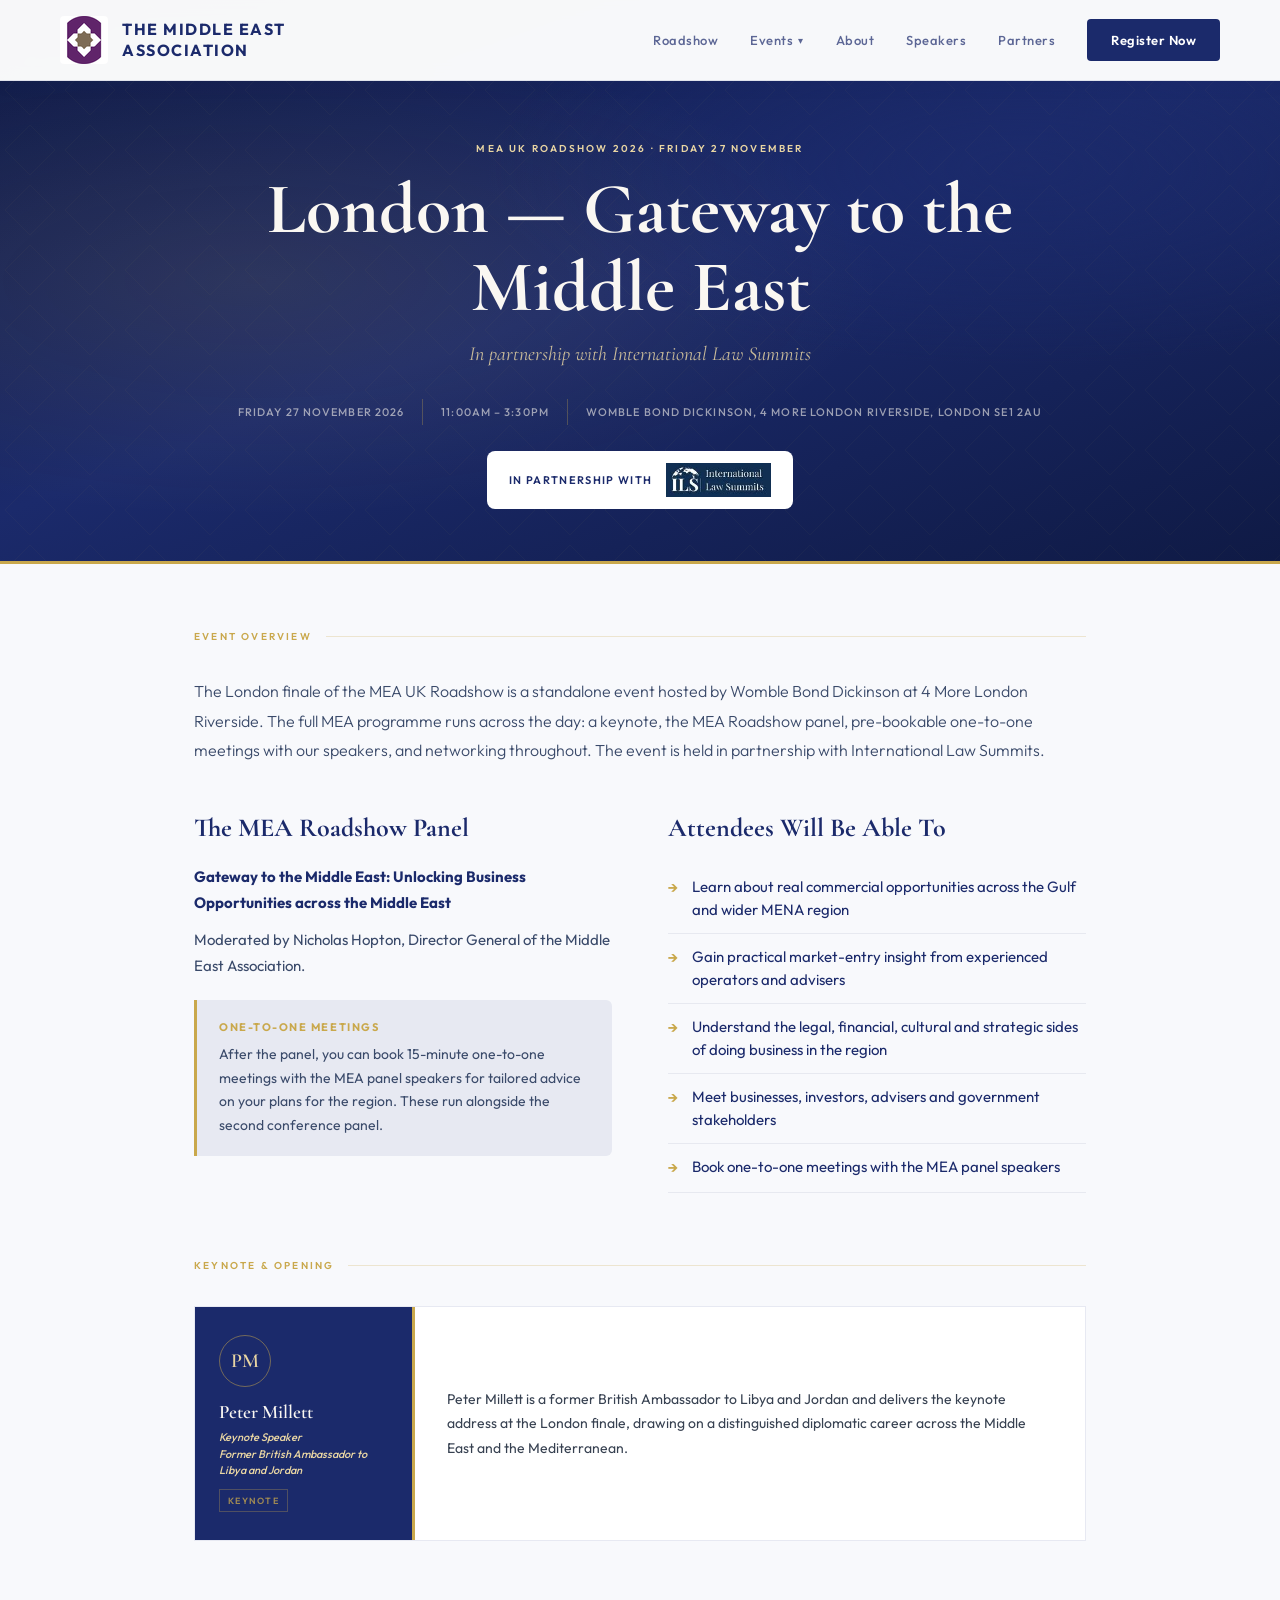
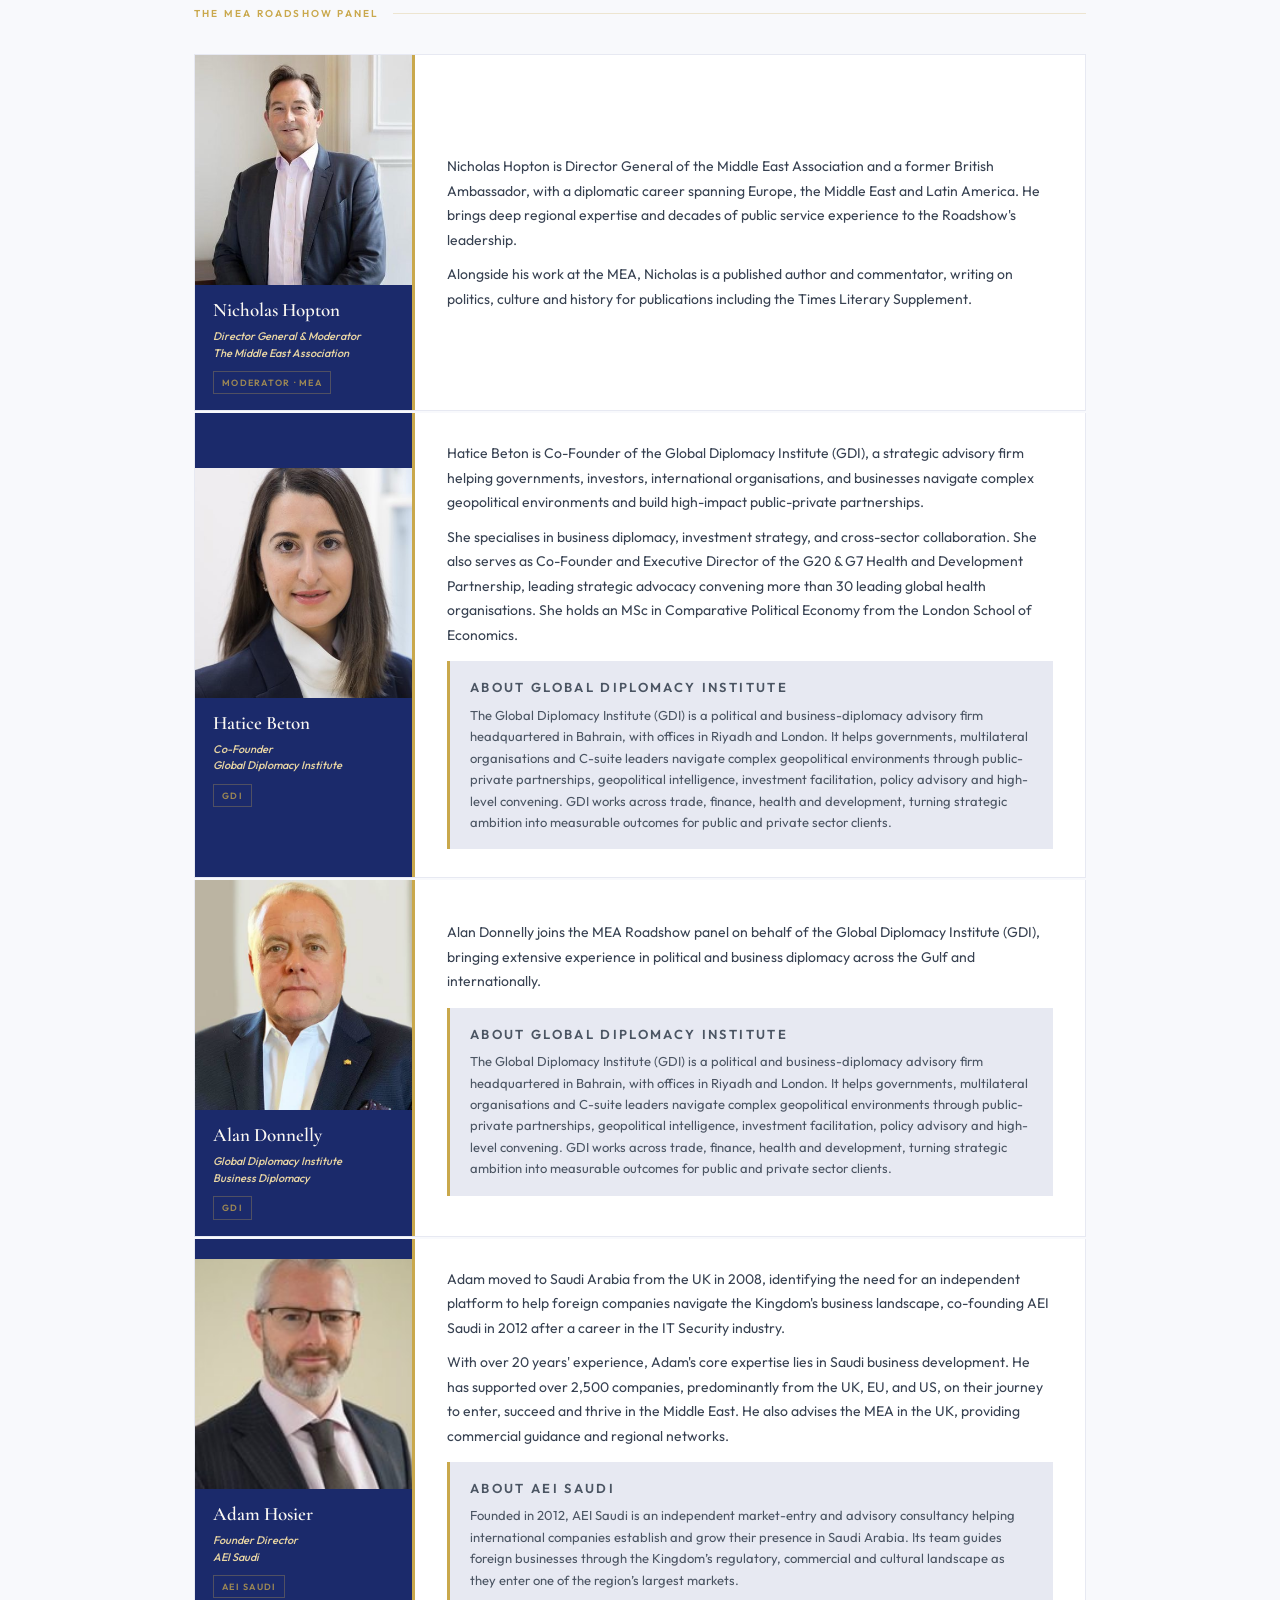
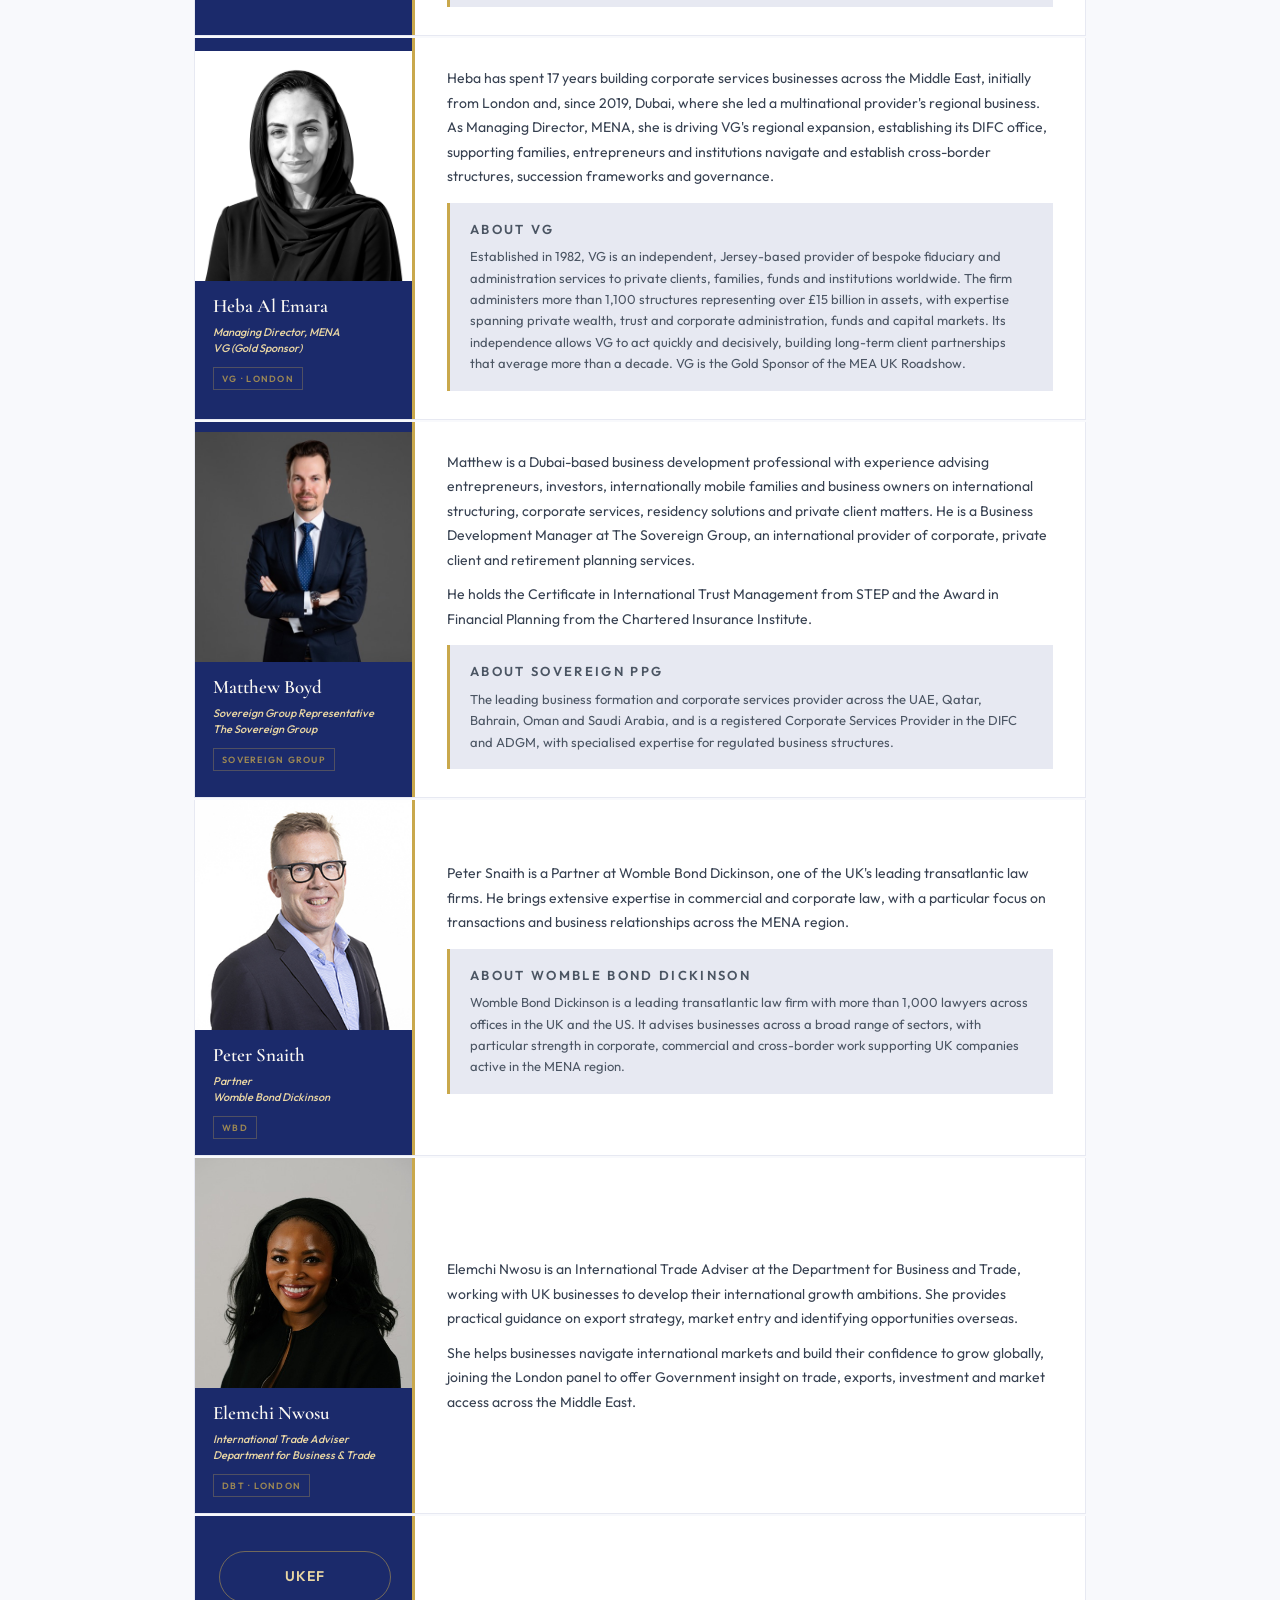
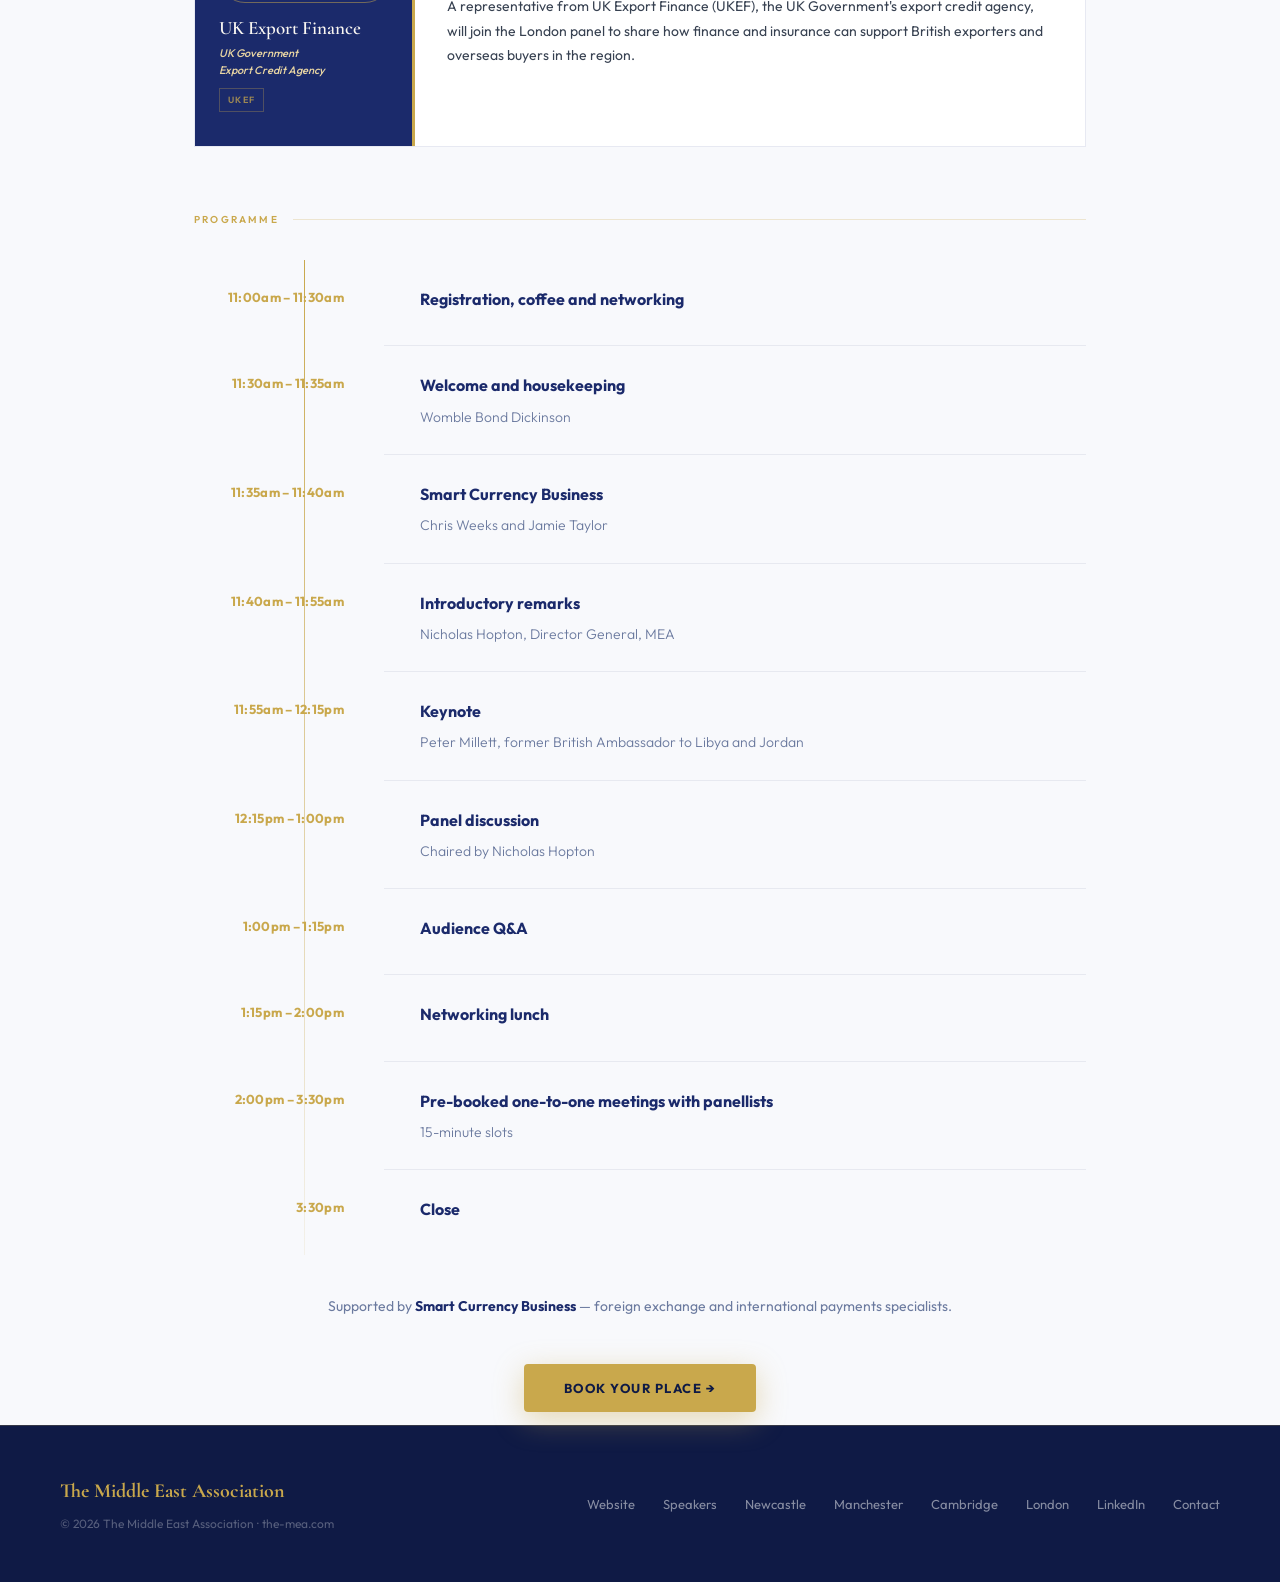
<file: london.html>
<!DOCTYPE html>
<html lang="en">
<head>
<meta charset="UTF-8">
<meta name="viewport" content="width=device-width, initial-scale=1.0">
<title>London &middot; MEA UK Roadshow 2026</title>
<meta name="description" content="MEA UK Roadshow London, Friday 27 November 2026 at Womble Bond Dickinson, More London Riverside: keynote, expert panels and networking on Middle East business.">
<link rel="canonical" href="https://uk-roadshow.the-mea.com/london.html">
<link href="https://fonts.googleapis.com/css2?family=Cormorant+Garamond:ital,wght@0,400;0,600;0,700;1,400;1,600&family=Outfit:wght@300;400;500;600&display=swap" rel="stylesheet">
<link rel="stylesheet" href="assets/styles.css">
</head>
<body class="subpage">

<!-- NAV -->
<nav>
  <a href="/" class="nav-logo">
    <img src="assets/mea-logo.png" alt="The Middle East Association" style="height:48px; width:auto; border-radius:4px;">
    <div class="nav-logo-text">The Middle East<br>Association</div>
  </a>
  <div class="nav-links">
    <a href="/">Roadshow</a>
    <details class="nav-dropdown">
      <summary>Events</summary>
      <div class="nav-dropdown-menu">
        <a href="newcastle.html">Newcastle <span>Mon 23 Nov 2026</span></a>
        <a href="manchester.html">Manchester <span>Tue 24 Nov 2026</span></a>
        <a href="cambridge.html">Cambridge <span>Thu 26 Nov 2026</span></a>
        <a href="london.html">London <span>Fri 27 Nov 2026</span></a>
      </div>
    </details>
    <a href="/#about">About</a>
    <a href="speakers.html">Speakers</a>
    <a href="/#partners">Partners</a>
    <a href="https://buytickets.at/themiddleeastassociation/2240346" class="nav-register">Register Now</a>
  </div>
</nav>

<header class="site-header">
  <div class="container">
    <p class="header-eyebrow">MEA UK Roadshow 2026 &middot; Friday 27 November</p>
    <h1 class="header-title">London &mdash; Gateway to the Middle East</h1>
    <p class="header-subtitle">In partnership with International Law Summits</p>
    <div class="header-meta">
      <span>Friday 27 November 2026</span>
      <span>11:00am &ndash; 3:30pm</span>
      <span>Womble Bond Dickinson, 4 More London Riverside, London SE1 2AU</span>
    </div>
    <div class="header-partnership">
      <span>In partnership with</span>
      <img src="assets/partners/international-law-summit.png" alt="International Law Summits">
    </div>
  </div>
</header>

<div class="container">

  <div class="rule-label">
    <span class="rule-label-text">Event Overview</span>
    <div class="rule-label-rule"></div>
  </div>
  <div class="city-prose">
    <p>The London finale of the MEA UK Roadshow is a standalone event hosted by Womble Bond Dickinson at 4 More London Riverside. The full MEA programme runs across the day: a keynote, the MEA Roadshow panel, pre-bookable one-to-one meetings with our speakers, and networking throughout. The event is held in partnership with International Law Summits.</p>
  </div>

  <div class="two-col">
    <div>
      <h3 class="block-heading">The MEA Roadshow Panel</h3>
      <p class="panel-intro"><strong>Gateway to the Middle East: Unlocking Business Opportunities across the Middle East</strong></p>
      <p class="panel-intro">Moderated by Nicholas Hopton, Director General of the Middle East Association.</p>
      <div class="callout">
        <h4>One-to-one meetings</h4>
        <p>After the panel, you can book 15-minute one-to-one meetings with the MEA panel speakers for tailored advice on your plans for the region. These run alongside the second conference panel.</p>
      </div>
    </div>
    <div>
      <h3 class="block-heading">Attendees Will Be Able To</h3>
      <ul class="benefits-list">
    <li>Learn about real commercial opportunities across the Gulf and wider MENA region</li>
    <li>Gain practical market-entry insight from experienced operators and advisers</li>
    <li>Understand the legal, financial, cultural and strategic sides of doing business in the region</li>
    <li>Meet businesses, investors, advisers and government stakeholders</li>
    <li>Book one-to-one meetings with the MEA panel speakers</li>
  </ul>
    </div>
  </div>

  <div class="rule-label">
    <span class="rule-label-text">Keynote &amp; Opening</span>
    <div class="rule-label-rule"></div>
  </div>
  <div class="speaker-card">
    <div class="speaker-inner">
      <div class="speaker-left">
        <div class="speaker-initials">PM</div>
        <div class="speaker-details">
          <div class="speaker-name">Peter Millett</div>
          <div class="speaker-role">Keynote Speaker<br>Former British Ambassador to Libya and Jordan</div>
          <div class="speaker-org-tag">Keynote</div>
        </div>
      </div>
      <div class="speaker-right">
        <div class="speaker-bio">
          <p>Peter Millett is a former British Ambassador to Libya and Jordan and delivers the keynote address at the London finale, drawing on a distinguished diplomatic career across the Middle East and the Mediterranean.</p>
        </div>
      </div>
    </div>
  </div>

  <div class="rule-label">
    <span class="rule-label-text">The MEA Roadshow Panel</span>
    <div class="rule-label-rule"></div>
  </div>
  <div class="speaker-card">
    <div class="speaker-inner">
      <div class="speaker-left has-photo">
        <div class="speaker-photo-wrap">
          <img class="speaker-photo" src="assets/people/nicholas-hopton.jpg" alt="Nicholas Hopton">
        </div>
        <div class="speaker-details">
          <div class="speaker-name">Nicholas Hopton</div>
          <div class="speaker-role">Director General &amp; Moderator<br>The Middle East Association</div>
          <div class="speaker-org-tag">Moderator &middot; MEA</div>
        </div>
      </div>
      <div class="speaker-right">
        <div class="speaker-bio">
          <p>Nicholas Hopton is Director General of the Middle East Association and a former British Ambassador, with a diplomatic career spanning Europe, the Middle East and Latin America. He brings deep regional expertise and decades of public service experience to the Roadshow's leadership.</p>
          <p>Alongside his work at the MEA, Nicholas is a published author and commentator, writing on politics, culture and history for publications including the Times Literary Supplement.</p>
        </div>
      </div>
    </div>
  </div>
  <div class="speaker-card">
    <div class="speaker-inner">
      <div class="speaker-left has-photo">
        <div class="speaker-photo-wrap">
          <img class="speaker-photo" src="assets/people/hatice-beton.jpg" alt="Hatice Beton">
        </div>
        <div class="speaker-details">
          <div class="speaker-name">Hatice Beton</div>
          <div class="speaker-role">Co-Founder<br>Global Diplomacy Institute</div>
          <div class="speaker-org-tag">GDI</div>
        </div>
      </div>
      <div class="speaker-right">
        <div class="speaker-bio">
          <p>Hatice Beton is Co-Founder of the Global Diplomacy Institute (GDI), a strategic advisory firm helping governments, investors, international organisations, and businesses navigate complex geopolitical environments and build high-impact public-private partnerships.</p>
          <p>She specialises in business diplomacy, investment strategy, and cross-sector collaboration. She also serves as Co-Founder and Executive Director of the G20 &amp; G7 Health and Development Partnership, leading strategic advocacy convening more than 30 leading global health organisations. She holds an MSc in Comparative Political Economy from the London School of Economics.</p>
        </div>
        <div class="about-box">
          <p class="about-box-label">About Global Diplomacy Institute</p>
          <p>The Global Diplomacy Institute (GDI) is a political and business-diplomacy advisory firm headquartered in Bahrain, with offices in Riyadh and London. It helps governments, multilateral organisations and C-suite leaders navigate complex geopolitical environments through public-private partnerships, geopolitical intelligence, investment facilitation, policy advisory and high-level convening. GDI works across trade, finance, health and development, turning strategic ambition into measurable outcomes for public and private sector clients.</p>
        </div>
      </div>
    </div>
  </div>
  <div class="speaker-card">
    <div class="speaker-inner">
      <div class="speaker-left has-photo">
        <div class="speaker-photo-wrap">
          <img class="speaker-photo" src="assets/people/alan-donnelly.jpg" alt="Alan Donnelly">
        </div>
        <div class="speaker-details">
          <div class="speaker-name">Alan Donnelly</div>
          <div class="speaker-role">Global Diplomacy Institute<br>Business Diplomacy</div>
          <div class="speaker-org-tag">GDI</div>
        </div>
      </div>
      <div class="speaker-right">
        <div class="speaker-bio">
          <p>Alan Donnelly joins the MEA Roadshow panel on behalf of the Global Diplomacy Institute (GDI), bringing extensive experience in political and business diplomacy across the Gulf and internationally.</p>
        </div>
        <div class="about-box">
          <p class="about-box-label">About Global Diplomacy Institute</p>
          <p>The Global Diplomacy Institute (GDI) is a political and business-diplomacy advisory firm headquartered in Bahrain, with offices in Riyadh and London. It helps governments, multilateral organisations and C-suite leaders navigate complex geopolitical environments through public-private partnerships, geopolitical intelligence, investment facilitation, policy advisory and high-level convening. GDI works across trade, finance, health and development, turning strategic ambition into measurable outcomes for public and private sector clients.</p>
        </div>
      </div>
    </div>
  </div>
  <div class="speaker-card">
    <div class="speaker-inner">
      <div class="speaker-left has-photo">
        <div class="speaker-photo-wrap">
          <img class="speaker-photo" src="assets/people/adam-hosier.jpg" alt="Adam Hosier">
        </div>
        <div class="speaker-details">
          <div class="speaker-name">Adam Hosier</div>
          <div class="speaker-role">Founder Director<br>AEI Saudi</div>
          <div class="speaker-org-tag">AEI Saudi</div>
        </div>
      </div>
      <div class="speaker-right">
        <div class="speaker-bio">
          <p>Adam moved to Saudi Arabia from the UK in 2008, identifying the need for an independent platform to help foreign companies navigate the Kingdom's business landscape, co-founding AEI Saudi in 2012 after a career in the IT Security industry.</p>
          <p>With over 20 years' experience, Adam's core expertise lies in Saudi business development. He has supported over 2,500 companies, predominantly from the UK, EU, and US, on their journey to enter, succeed and thrive in the Middle East. He also advises the MEA in the UK, providing commercial guidance and regional networks.</p>
        </div>
        <div class="about-box">
          <p class="about-box-label">About AEI Saudi</p>
          <p>Founded in 2012, AEI Saudi is an independent market-entry and advisory consultancy helping international companies establish and grow their presence in Saudi Arabia. Its team guides foreign businesses through the Kingdom&rsquo;s regulatory, commercial and cultural landscape as they enter one of the region&rsquo;s largest markets.</p>
        </div>
      </div>
    </div>
  </div>
  <div class="speaker-card">
    <div class="speaker-inner">
      <div class="speaker-left has-photo">
        <div class="speaker-photo-wrap">
          <img class="speaker-photo" src="assets/people/heba-al-emara.jpg" alt="Heba Al Emara">
        </div>
        <div class="speaker-details">
          <div class="speaker-name">Heba Al Emara</div>
          <div class="speaker-role">Managing Director, MENA<br>VG (Gold Sponsor)</div>
          <div class="speaker-org-tag">VG &middot; London</div>
        </div>
      </div>
      <div class="speaker-right">
        <div class="speaker-bio">
          <p>Heba has spent 17 years building corporate services businesses across the Middle East, initially from London and, since 2019, Dubai, where she led a multinational provider's regional business. As Managing Director, MENA, she is driving VG's regional expansion, establishing its DIFC office, supporting families, entrepreneurs and institutions navigate and establish cross-border structures, succession frameworks and governance.</p>
        </div>
        <div class="about-box">
          <p class="about-box-label">About VG</p>
          <p>Established in 1982, VG is an independent, Jersey-based provider of bespoke fiduciary and administration services to private clients, families, funds and institutions worldwide. The firm administers more than 1,100 structures representing over &pound;15 billion in assets, with expertise spanning private wealth, trust and corporate administration, funds and capital markets. Its independence allows VG to act quickly and decisively, building long-term client partnerships that average more than a decade. VG is the Gold Sponsor of the MEA UK Roadshow.</p>
        </div>
      </div>
    </div>
  </div>
  <div class="speaker-card">
    <div class="speaker-inner">
      <div class="speaker-left has-photo">
        <div class="speaker-photo-wrap">
          <img class="speaker-photo" src="assets/people/matthew-boyd.jpg" alt="Matthew Boyd">
        </div>
        <div class="speaker-details">
          <div class="speaker-name">Matthew Boyd</div>
          <div class="speaker-role">Sovereign Group Representative<br>The Sovereign Group</div>
          <div class="speaker-org-tag">Sovereign Group</div>
        </div>
      </div>
      <div class="speaker-right">
        <div class="speaker-bio">
          <p>Matthew is a Dubai-based business development professional with experience advising entrepreneurs, investors, internationally mobile families and business owners on international structuring, corporate services, residency solutions and private client matters. He is a Business Development Manager at The Sovereign Group, an international provider of corporate, private client and retirement planning services.</p>
          <p>He holds the Certificate in International Trust Management from STEP and the Award in Financial Planning from the Chartered Insurance Institute.</p>
        </div>
        <div class="about-box">
          <p class="about-box-label">About Sovereign PPG</p>
          <p>The leading business formation and corporate services provider across the UAE, Qatar, Bahrain, Oman and Saudi Arabia, and is a registered Corporate Services Provider in the DIFC and ADGM, with specialised expertise for regulated business structures.</p>
        </div>
      </div>
    </div>
  </div>
  <div class="speaker-card">
    <div class="speaker-inner">
      <div class="speaker-left has-photo">
        <div class="speaker-photo-wrap">
          <img class="speaker-photo" src="assets/people/peter-snaith.jpg" alt="Peter Snaith">
        </div>
        <div class="speaker-details">
          <div class="speaker-name">Peter Snaith</div>
          <div class="speaker-role">Partner<br>Womble Bond Dickinson</div>
          <div class="speaker-org-tag">WBD</div>
        </div>
      </div>
      <div class="speaker-right">
        <div class="speaker-bio">
          <p>Peter Snaith is a Partner at Womble Bond Dickinson, one of the UK's leading transatlantic law firms. He brings extensive expertise in commercial and corporate law, with a particular focus on transactions and business relationships across the MENA region.</p>
        </div>
        <div class="about-box">
          <p class="about-box-label">About Womble Bond Dickinson</p>
          <p>Womble Bond Dickinson is a leading transatlantic law firm with more than 1,000 lawyers across offices in the UK and the US. It advises businesses across a broad range of sectors, with particular strength in corporate, commercial and cross-border work supporting UK companies active in the MENA region.</p>
        </div>
      </div>
    </div>
  </div>
  <div class="speaker-card">
    <div class="speaker-inner">
      <div class="speaker-left has-photo">
        <div class="speaker-photo-wrap">
          <img class="speaker-photo" src="assets/people/elemchi-nwosu.png" alt="Elemchi Nwosu">
        </div>
        <div class="speaker-details">
          <div class="speaker-name">Elemchi Nwosu</div>
          <div class="speaker-role">International Trade Adviser<br>Department for Business &amp; Trade</div>
          <div class="speaker-org-tag">DBT &middot; London</div>
        </div>
      </div>
      <div class="speaker-right">
        <div class="speaker-bio">
          <p>Elemchi Nwosu is an International Trade Adviser at the Department for Business and Trade, working with UK businesses to develop their international growth ambitions. She provides practical guidance on export strategy, market entry and identifying opportunities overseas.</p>
          <p>She helps businesses navigate international markets and build their confidence to grow globally, joining the London panel to offer Government insight on trade, exports, investment and market access across the Middle East.</p>
        </div>
      </div>
    </div>
  </div>
  <div class="speaker-card">
    <div class="speaker-inner">
      <div class="speaker-left">
        <div class="speaker-initials abbr">UKEF</div>
        <div class="speaker-details">
          <div class="speaker-name">UK Export Finance</div>
          <div class="speaker-role">UK Government<br>Export Credit Agency</div>
          <div class="speaker-org-tag">UKEF</div>
        </div>
      </div>
      <div class="speaker-right">
        <div class="speaker-bio">
          <p>A representative from UK Export Finance (UKEF), the UK Government's export credit agency, will join the London panel to share how finance and insurance can support British exporters and overseas buyers in the region.</p>
        </div>
      </div>
    </div>
  </div>

  <div class="rule-label">
    <span class="rule-label-text">Programme</span>
    <div class="rule-label-rule"></div>
  </div>
<div class="programme-timeline">
      <div class="programme-item">
        <div class="prog-time">11:00am &ndash; 11:30am</div>
        <div class="prog-content">
          <div class="prog-title">Registration, coffee and networking</div>
        </div>
      </div>
      <div class="programme-item">
        <div class="prog-time">11:30am &ndash; 11:35am</div>
        <div class="prog-content">
          <div class="prog-title">Welcome and housekeeping</div>
          <div class="prog-desc">Womble Bond Dickinson</div>
        </div>
      </div>
      <div class="programme-item">
        <div class="prog-time">11:35am &ndash; 11:40am</div>
        <div class="prog-content">
          <div class="prog-title">Smart Currency Business</div>
          <div class="prog-desc">Chris Weeks and Jamie Taylor</div>
        </div>
      </div>
      <div class="programme-item">
        <div class="prog-time">11:40am &ndash; 11:55am</div>
        <div class="prog-content">
          <div class="prog-title">Introductory remarks</div>
          <div class="prog-desc">Nicholas Hopton, Director General, MEA</div>
        </div>
      </div>
      <div class="programme-item">
        <div class="prog-time">11:55am &ndash; 12:15pm</div>
        <div class="prog-content">
          <div class="prog-title">Keynote</div>
          <div class="prog-desc">Peter Millett, former British Ambassador to Libya and Jordan</div>
        </div>
      </div>
      <div class="programme-item">
        <div class="prog-time">12:15pm &ndash; 1:00pm</div>
        <div class="prog-content">
          <div class="prog-title">Panel discussion</div>
          <div class="prog-desc">Chaired by Nicholas Hopton</div>
        </div>
      </div>
      <div class="programme-item">
        <div class="prog-time">1:00pm &ndash; 1:15pm</div>
        <div class="prog-content">
          <div class="prog-title">Audience Q&amp;A</div>
        </div>
      </div>
      <div class="programme-item">
        <div class="prog-time">1:15pm &ndash; 2:00pm</div>
        <div class="prog-content">
          <div class="prog-title">Networking lunch</div>
        </div>
      </div>
      <div class="programme-item">
        <div class="prog-time">2:00pm &ndash; 3:30pm</div>
        <div class="prog-content">
          <div class="prog-title">Pre-booked one-to-one meetings with panellists</div>
          <div class="prog-desc">15-minute slots</div>
        </div>
      </div>
      <div class="programme-item">
        <div class="prog-time">3:30pm</div>
        <div class="prog-content">
          <div class="prog-title">Close</div>
        </div>
      </div>
    </div>

  <p class="supported-note">Supported by <strong>Smart Currency Business</strong> &mdash; foreign exchange and international payments specialists.</p>

  <div class="book-cta">
    <a href="https://buytickets.at/themiddleeastassociation/2240346" target="_blank" class="btn-primary">Book Your Place &rarr;</a>
  </div>

</div>

<!-- FOOTER -->
<footer>
  <div class="footer-left">
    <div class="footer-logo">The Middle East Association</div>
    <p>&copy; 2026 The Middle East Association &middot; the-mea.com</p>
  </div>
  <div class="footer-links">
    <a href="https://the-mea.com" target="_blank">Website</a>
    <a href="speakers.html">Speakers</a>
    <a href="newcastle.html">Newcastle</a>
    <a href="manchester.html">Manchester</a>
    <a href="cambridge.html">Cambridge</a>
    <a href="london.html">London</a>
    <a href="https://www.linkedin.com/company/middle-east-association-the-/" target="_blank">LinkedIn</a>
    <a href="mailto:info@the-mea.com">Contact</a>
  </div>
</footer>
<script>
  document.addEventListener('click', function (e) {
    document.querySelectorAll('details.nav-dropdown[open]').forEach(function (d) {
      if (!d.contains(e.target)) d.removeAttribute('open');
    });
  });
</script>

</body>
</html>
</file>
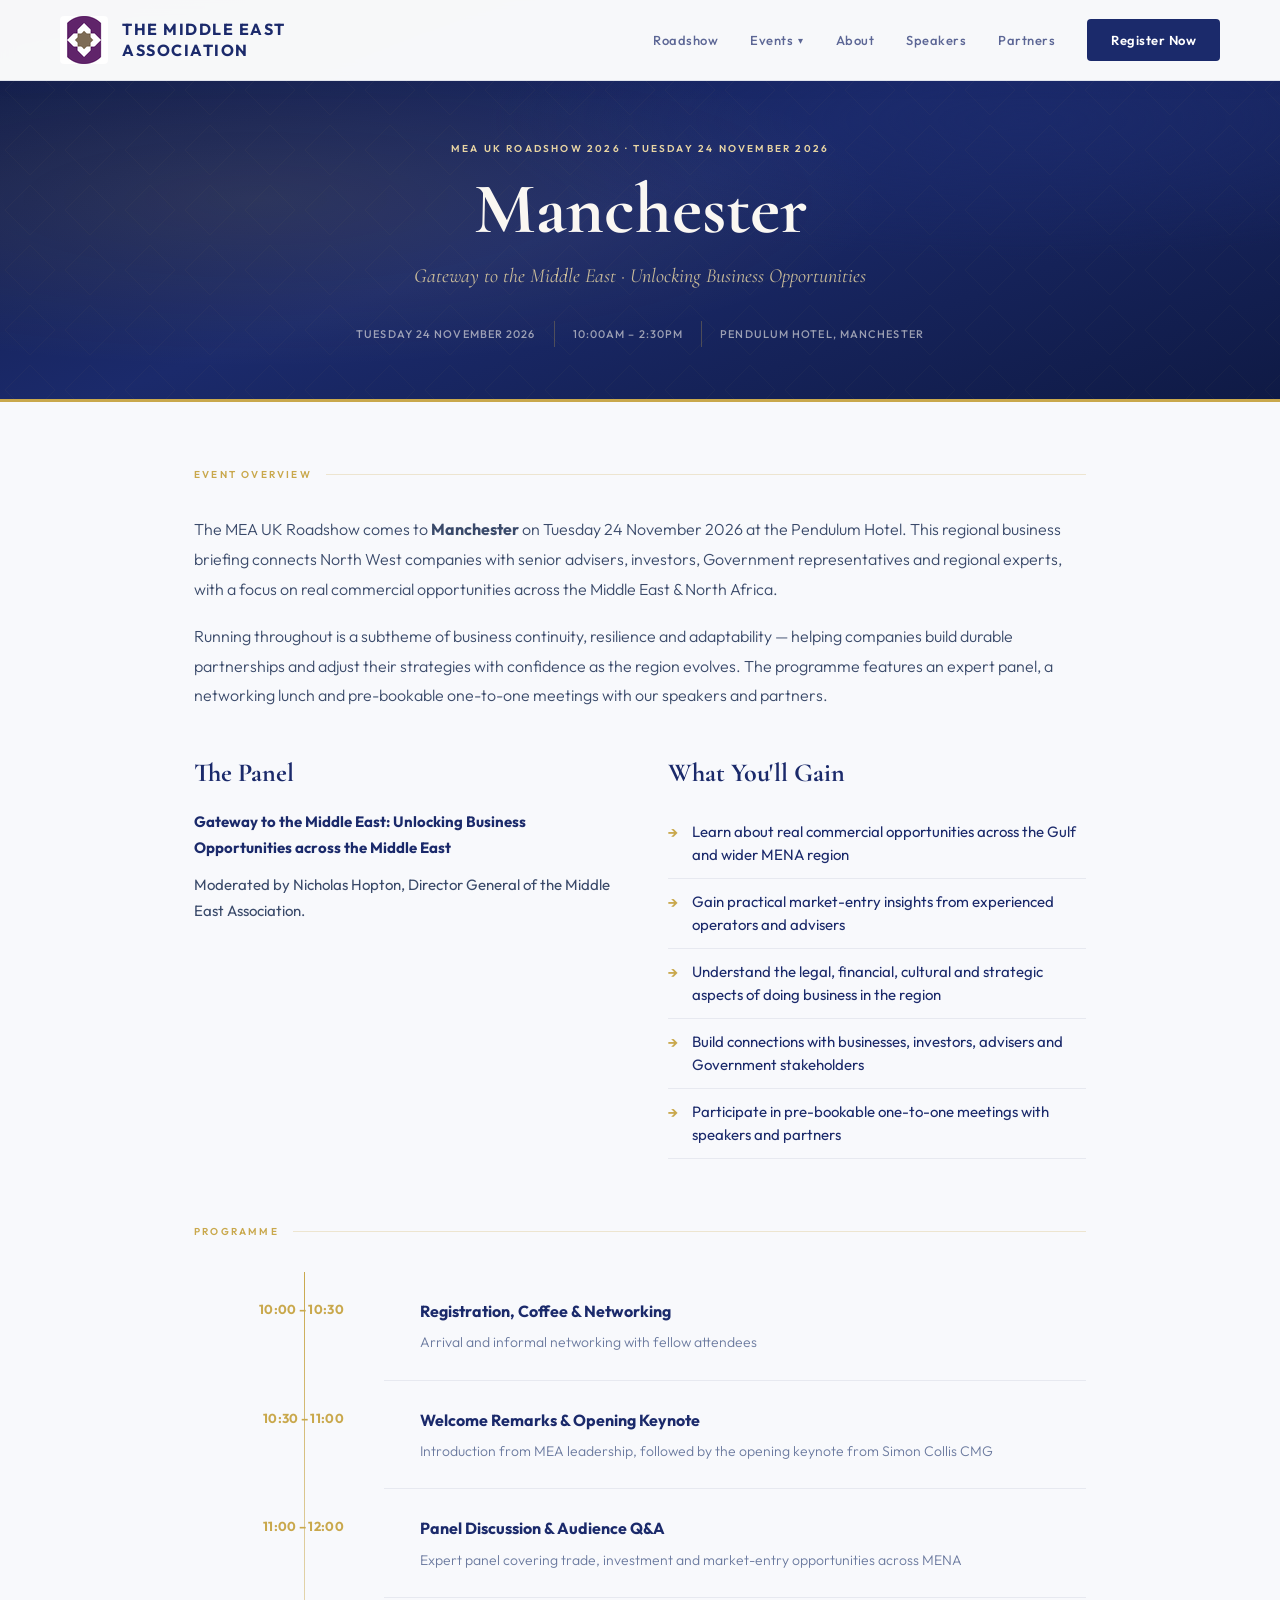
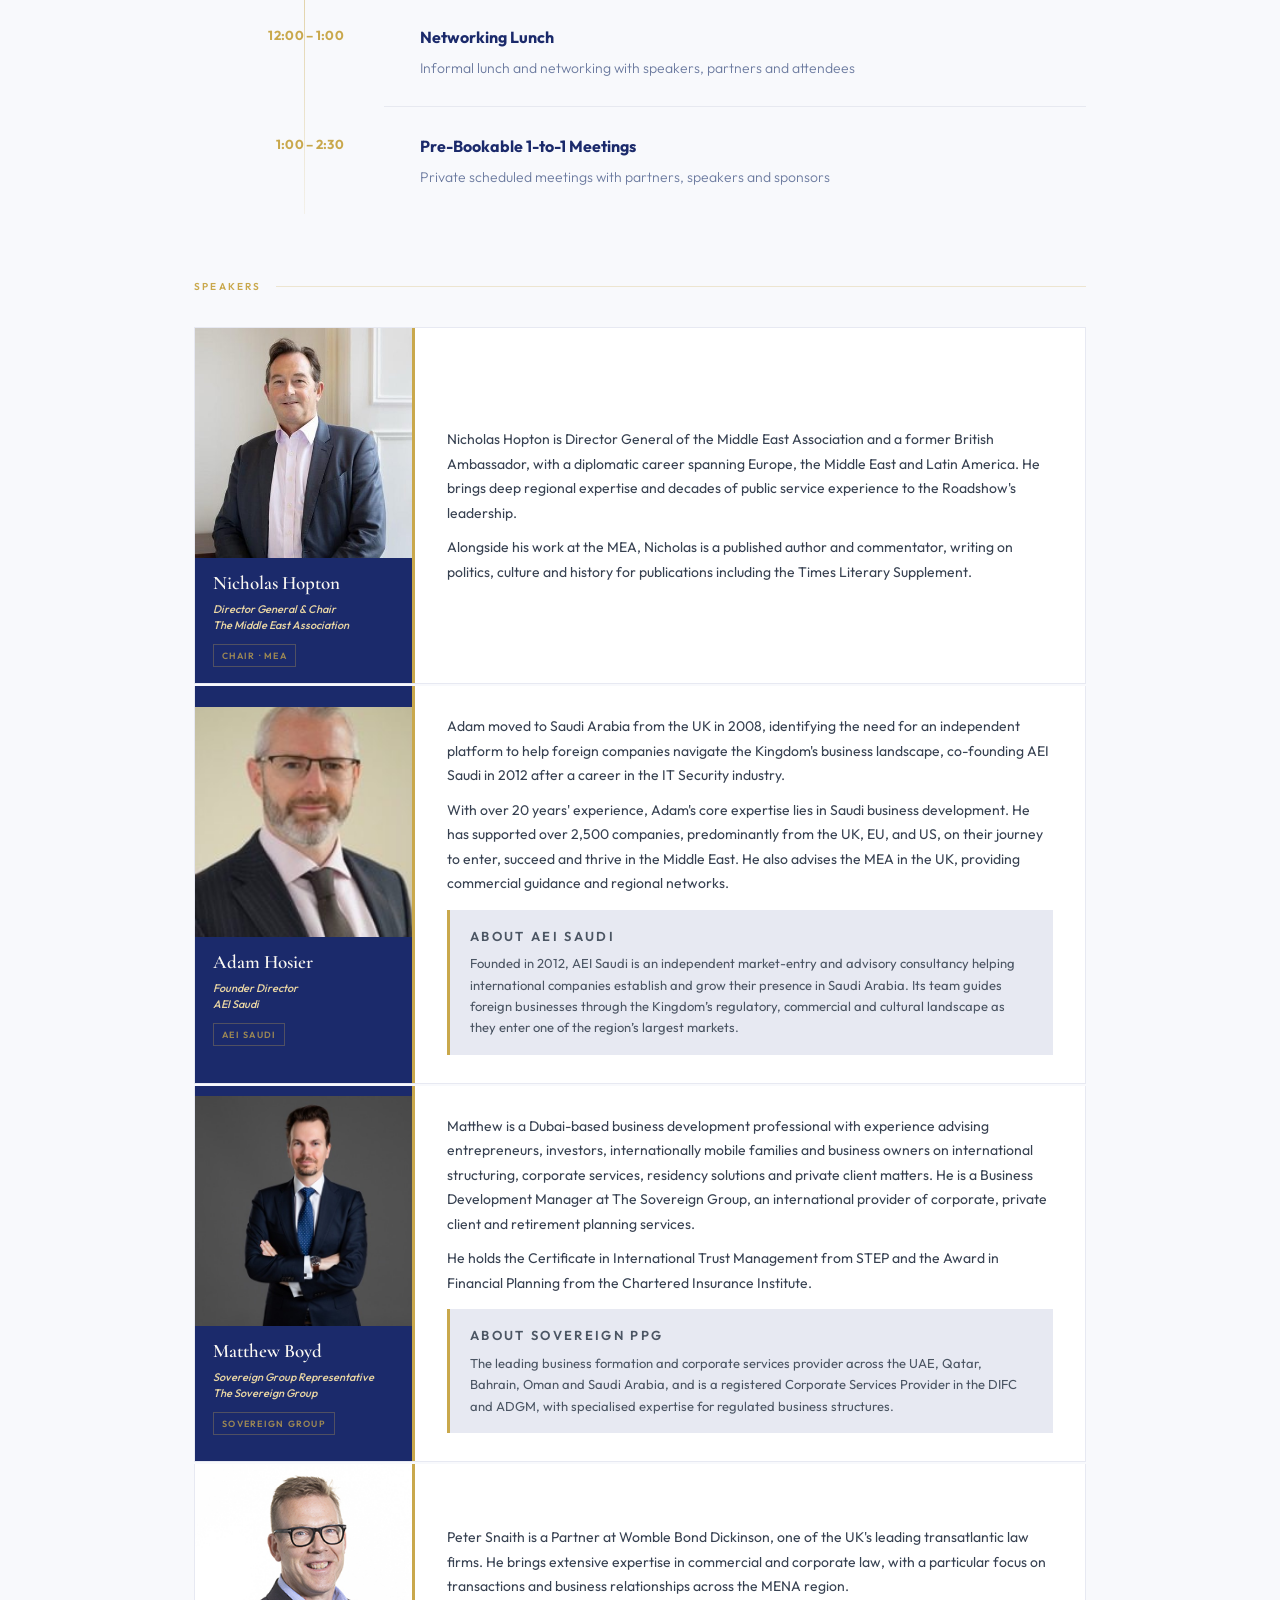
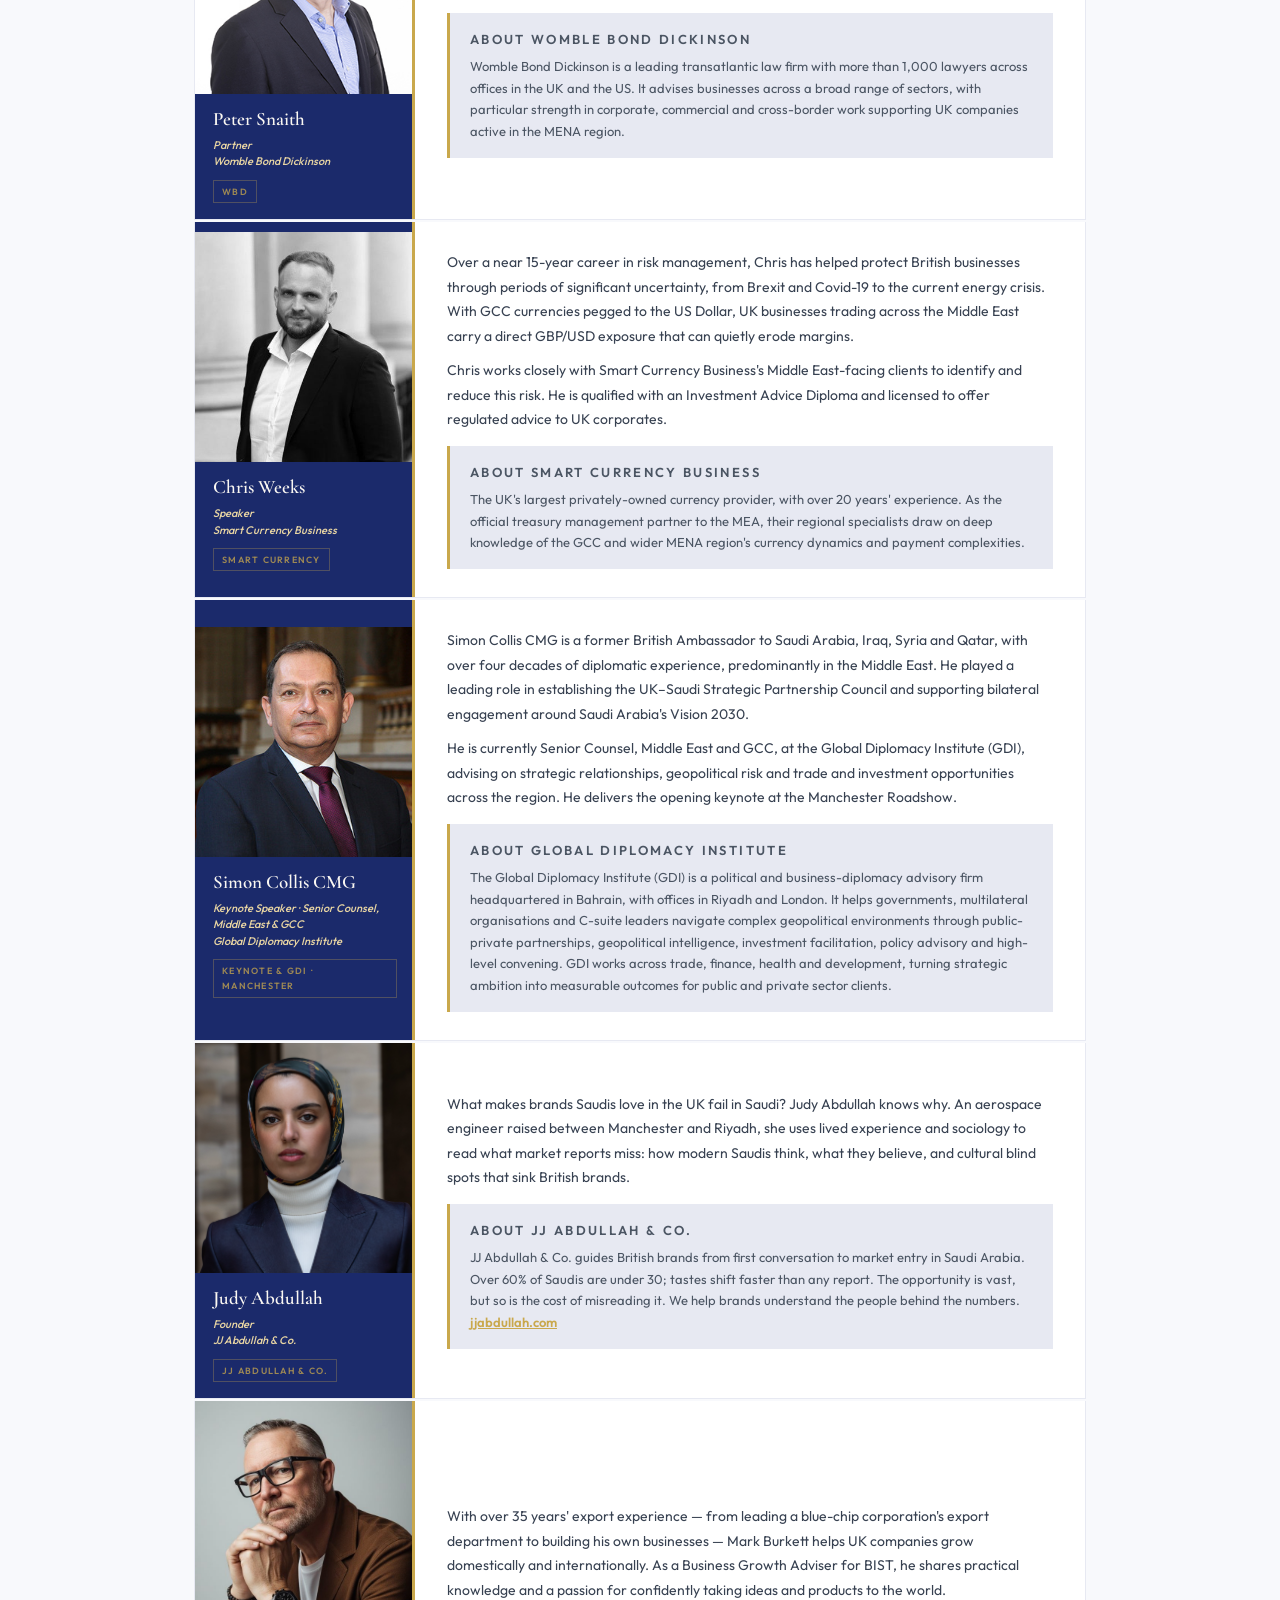
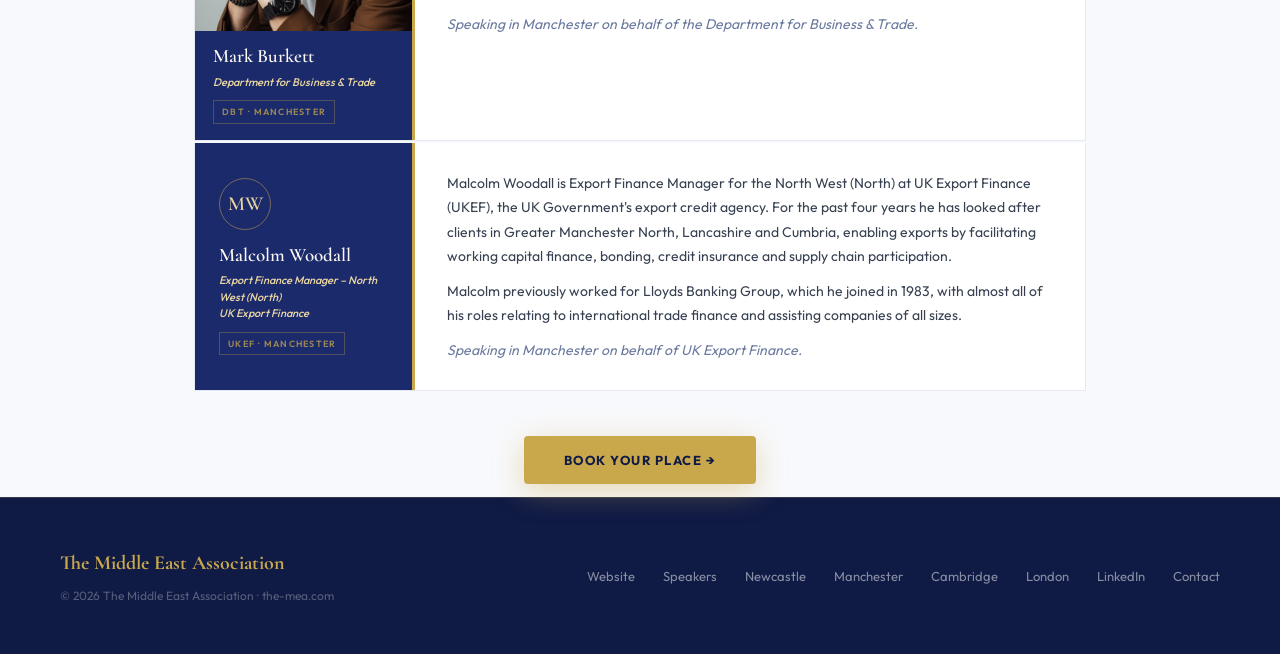
<file: manchester.html>
<!DOCTYPE html>
<html lang="en">
<head>
<meta charset="UTF-8">
<meta name="viewport" content="width=device-width, initial-scale=1.0">
<title>Manchester &middot; MEA UK Roadshow 2026</title>
<meta name="description" content="MEA UK Roadshow Manchester, Tuesday 24 November 2026 at the Pendulum Hotel: panels, networking lunch and 1-to-1 meetings on business across the Middle East.">
<link rel="canonical" href="https://uk-roadshow.the-mea.com/manchester.html">
<link href="https://fonts.googleapis.com/css2?family=Cormorant+Garamond:ital,wght@0,400;0,600;0,700;1,400;1,600&family=Outfit:wght@300;400;500;600&display=swap" rel="stylesheet">
<link rel="stylesheet" href="assets/styles.css">
</head>
<body class="subpage">

<!-- NAV -->
<nav>
  <a href="/" class="nav-logo">
    <img src="assets/mea-logo.png" alt="The Middle East Association" style="height:48px; width:auto; border-radius:4px;">
    <div class="nav-logo-text">The Middle East<br>Association</div>
  </a>
  <div class="nav-links">
    <a href="/">Roadshow</a>
    <details class="nav-dropdown">
      <summary>Events</summary>
      <div class="nav-dropdown-menu">
        <a href="newcastle.html">Newcastle <span>Mon 23 Nov 2026</span></a>
        <a href="manchester.html">Manchester <span>Tue 24 Nov 2026</span></a>
        <a href="cambridge.html">Cambridge <span>Thu 26 Nov 2026</span></a>
        <a href="london.html">London <span>Fri 27 Nov 2026</span></a>
      </div>
    </details>
    <a href="/#about">About</a>
    <a href="speakers.html">Speakers</a>
    <a href="/#partners">Partners</a>
    <a href="https://www.tickettailor.com/events/themiddleeastassociation/2326639" class="nav-register">Register Now</a>
  </div>
</nav>

<header class="site-header">
  <div class="container">
    <p class="header-eyebrow">MEA UK Roadshow 2026 &middot; Tuesday 24 November 2026</p>
    <h1 class="header-title">Manchester</h1>
    <p class="header-subtitle">Gateway to the Middle East &middot; Unlocking Business Opportunities</p>
    <div class="header-meta">
      <span>Tuesday 24 November 2026</span>
      <span>10:00am &ndash; 2:30pm</span>
      <span>Pendulum Hotel, Manchester</span>
    </div>
  </div>
</header>

<div class="container">

  <div class="rule-label">
    <span class="rule-label-text">Event Overview</span>
    <div class="rule-label-rule"></div>
  </div>
  <div class="city-prose">
    <p>The MEA UK Roadshow comes to <strong>Manchester</strong> on Tuesday 24 November 2026 at the Pendulum Hotel. This regional business briefing connects North West companies with senior advisers, investors, Government representatives and regional experts, with a focus on real commercial opportunities across the Middle East &amp; North Africa.</p><p>Running throughout is a subtheme of business continuity, resilience and adaptability &mdash; helping companies build durable partnerships and adjust their strategies with confidence as the region evolves. The programme features an expert panel, a networking lunch and pre-bookable one-to-one meetings with our speakers and partners.</p>
  </div>

  <div class="two-col">
    <div>
      <h3 class="block-heading">The Panel</h3>
      <p class="panel-intro"><strong>Gateway to the Middle East: Unlocking Business Opportunities across the Middle East</strong></p>
      <p class="panel-intro">Moderated by Nicholas Hopton, Director General of the Middle East Association.</p>
    </div>
    <div>
      <h3 class="block-heading">What You'll Gain</h3>
      <ul class="benefits-list">
    <li>Learn about real commercial opportunities across the Gulf and wider MENA region</li>
    <li>Gain practical market-entry insights from experienced operators and advisers</li>
    <li>Understand the legal, financial, cultural and strategic aspects of doing business in the region</li>
    <li>Build connections with businesses, investors, advisers and Government stakeholders</li>
    <li>Participate in pre-bookable one-to-one meetings with speakers and partners</li>
  </ul>
    </div>
  </div>

  <div class="rule-label">
    <span class="rule-label-text">Programme</span>
    <div class="rule-label-rule"></div>
  </div>
  <div class="programme-timeline">
      <div class="programme-item">
        <div class="prog-time">10:00 &ndash; 10:30</div>
        <div class="prog-content">
          <div class="prog-title">Registration, Coffee &amp; Networking</div>
          <div class="prog-desc">Arrival and informal networking with fellow attendees</div>
        </div>
      </div>
      <div class="programme-item">
        <div class="prog-time">10:30 &ndash; 11:00</div>
        <div class="prog-content">
          <div class="prog-title">Welcome Remarks &amp; Opening Keynote</div>
          <div class="prog-desc">Introduction from MEA leadership, followed by the opening keynote from Simon Collis CMG</div>
        </div>
      </div>
      <div class="programme-item">
        <div class="prog-time">11:00 &ndash; 12:00</div>
        <div class="prog-content">
          <div class="prog-title">Panel Discussion &amp; Audience Q&amp;A</div>
          <div class="prog-desc">Expert panel covering trade, investment and market-entry opportunities across MENA</div>
        </div>
      </div>
      <div class="programme-item">
        <div class="prog-time">12:00 &ndash; 1:00</div>
        <div class="prog-content">
          <div class="prog-title">Networking Lunch</div>
          <div class="prog-desc">Informal lunch and networking with speakers, partners and attendees</div>
        </div>
      </div>
      <div class="programme-item">
        <div class="prog-time">1:00 &ndash; 2:30</div>
        <div class="prog-content">
          <div class="prog-title">Pre-Bookable 1-to-1 Meetings</div>
          <div class="prog-desc">Private scheduled meetings with partners, speakers and sponsors</div>
        </div>
      </div>
    </div>

  <div class="rule-label">
    <span class="rule-label-text">Speakers</span>
    <div class="rule-label-rule"></div>
  </div>
  <div class="speaker-card">
    <div class="speaker-inner">
      <div class="speaker-left has-photo">
        <div class="speaker-photo-wrap">
          <img class="speaker-photo" src="assets/people/nicholas-hopton.jpg" alt="Nicholas Hopton">
        </div>
        <div class="speaker-details">
          <div class="speaker-name">Nicholas Hopton</div>
          <div class="speaker-role">Director General &amp; Chair<br>The Middle East Association</div>
          <div class="speaker-org-tag">Chair &middot; MEA</div>
        </div>
      </div>
      <div class="speaker-right">
        <div class="speaker-bio">
          <p>Nicholas Hopton is Director General of the Middle East Association and a former British Ambassador, with a diplomatic career spanning Europe, the Middle East and Latin America. He brings deep regional expertise and decades of public service experience to the Roadshow's leadership.</p>
          <p>Alongside his work at the MEA, Nicholas is a published author and commentator, writing on politics, culture and history for publications including the Times Literary Supplement.</p>
        </div>
      </div>
    </div>
  </div>
  <div class="speaker-card">
    <div class="speaker-inner">
      <div class="speaker-left has-photo">
        <div class="speaker-photo-wrap">
          <img class="speaker-photo" src="assets/people/adam-hosier.jpg" alt="Adam Hosier">
        </div>
        <div class="speaker-details">
          <div class="speaker-name">Adam Hosier</div>
          <div class="speaker-role">Founder Director<br>AEI Saudi</div>
          <div class="speaker-org-tag">AEI Saudi</div>
        </div>
      </div>
      <div class="speaker-right">
        <div class="speaker-bio">
          <p>Adam moved to Saudi Arabia from the UK in 2008, identifying the need for an independent platform to help foreign companies navigate the Kingdom's business landscape, co-founding AEI Saudi in 2012 after a career in the IT Security industry.</p>
          <p>With over 20 years' experience, Adam's core expertise lies in Saudi business development. He has supported over 2,500 companies, predominantly from the UK, EU, and US, on their journey to enter, succeed and thrive in the Middle East. He also advises the MEA in the UK, providing commercial guidance and regional networks.</p>
        </div>
        <div class="about-box">
          <p class="about-box-label">About AEI Saudi</p>
          <p>Founded in 2012, AEI Saudi is an independent market-entry and advisory consultancy helping international companies establish and grow their presence in Saudi Arabia. Its team guides foreign businesses through the Kingdom&rsquo;s regulatory, commercial and cultural landscape as they enter one of the region&rsquo;s largest markets.</p>
        </div>
      </div>
    </div>
  </div>
  <div class="speaker-card">
    <div class="speaker-inner">
      <div class="speaker-left has-photo">
        <div class="speaker-photo-wrap">
          <img class="speaker-photo" src="assets/people/matthew-boyd.jpg" alt="Matthew Boyd">
        </div>
        <div class="speaker-details">
          <div class="speaker-name">Matthew Boyd</div>
          <div class="speaker-role">Sovereign Group Representative<br>The Sovereign Group</div>
          <div class="speaker-org-tag">Sovereign Group</div>
        </div>
      </div>
      <div class="speaker-right">
        <div class="speaker-bio">
          <p>Matthew is a Dubai-based business development professional with experience advising entrepreneurs, investors, internationally mobile families and business owners on international structuring, corporate services, residency solutions and private client matters. He is a Business Development Manager at The Sovereign Group, an international provider of corporate, private client and retirement planning services.</p>
          <p>He holds the Certificate in International Trust Management from STEP and the Award in Financial Planning from the Chartered Insurance Institute.</p>
        </div>
        <div class="about-box">
          <p class="about-box-label">About Sovereign PPG</p>
          <p>The leading business formation and corporate services provider across the UAE, Qatar, Bahrain, Oman and Saudi Arabia, and is a registered Corporate Services Provider in the DIFC and ADGM, with specialised expertise for regulated business structures.</p>
        </div>
      </div>
    </div>
  </div>
  <div class="speaker-card">
    <div class="speaker-inner">
      <div class="speaker-left has-photo">
        <div class="speaker-photo-wrap">
          <img class="speaker-photo" src="assets/people/peter-snaith.jpg" alt="Peter Snaith">
        </div>
        <div class="speaker-details">
          <div class="speaker-name">Peter Snaith</div>
          <div class="speaker-role">Partner<br>Womble Bond Dickinson</div>
          <div class="speaker-org-tag">WBD</div>
        </div>
      </div>
      <div class="speaker-right">
        <div class="speaker-bio">
          <p>Peter Snaith is a Partner at Womble Bond Dickinson, one of the UK's leading transatlantic law firms. He brings extensive expertise in commercial and corporate law, with a particular focus on transactions and business relationships across the MENA region.</p>
        </div>
        <div class="about-box">
          <p class="about-box-label">About Womble Bond Dickinson</p>
          <p>Womble Bond Dickinson is a leading transatlantic law firm with more than 1,000 lawyers across offices in the UK and the US. It advises businesses across a broad range of sectors, with particular strength in corporate, commercial and cross-border work supporting UK companies active in the MENA region.</p>
        </div>
      </div>
    </div>
  </div>
  <div class="speaker-card">
    <div class="speaker-inner">
      <div class="speaker-left has-photo">
        <div class="speaker-photo-wrap">
          <img class="speaker-photo" src="assets/people/chris-weeks.jpg" alt="Chris Weeks">
        </div>
        <div class="speaker-details">
          <div class="speaker-name">Chris Weeks</div>
          <div class="speaker-role">Speaker<br>Smart Currency Business</div>
          <div class="speaker-org-tag">Smart Currency</div>
        </div>
      </div>
      <div class="speaker-right">
        <div class="speaker-bio">
          <p>Over a near 15-year career in risk management, Chris has helped protect British businesses through periods of significant uncertainty, from Brexit and Covid-19 to the current energy crisis. With GCC currencies pegged to the US Dollar, UK businesses trading across the Middle East carry a direct GBP/USD exposure that can quietly erode margins.</p>
          <p>Chris works closely with Smart Currency Business's Middle East-facing clients to identify and reduce this risk. He is qualified with an Investment Advice Diploma and licensed to offer regulated advice to UK corporates.</p>
        </div>
        <div class="about-box">
          <p class="about-box-label">About Smart Currency Business</p>
          <p>The UK's largest privately-owned currency provider, with over 20 years' experience. As the official treasury management partner to the MEA, their regional specialists draw on deep knowledge of the GCC and wider MENA region's currency dynamics and payment complexities.</p>
        </div>
      </div>
    </div>
  </div>
  <div class="speaker-card">
    <div class="speaker-inner">
      <div class="speaker-left has-photo">
        <div class="speaker-photo-wrap">
          <img class="speaker-photo" src="assets/people/simon-collis.jpg" alt="Simon Collis">
        </div>
        <div class="speaker-details">
          <div class="speaker-name">Simon Collis CMG</div>
          <div class="speaker-role">Keynote Speaker &middot; Senior Counsel, Middle East &amp; GCC<br>Global Diplomacy Institute</div>
          <div class="speaker-org-tag">Keynote &amp; GDI &middot; Manchester</div>
        </div>
      </div>
      <div class="speaker-right">
        <div class="speaker-bio">
          <p>Simon Collis CMG is a former British Ambassador to Saudi Arabia, Iraq, Syria and Qatar, with over four decades of diplomatic experience, predominantly in the Middle East. He played a leading role in establishing the UK&ndash;Saudi Strategic Partnership Council and supporting bilateral engagement around Saudi Arabia's Vision 2030.</p>
          <p>He is currently Senior Counsel, Middle East and GCC, at the Global Diplomacy Institute (GDI), advising on strategic relationships, geopolitical risk and trade and investment opportunities across the region. He delivers the opening keynote at the Manchester Roadshow.</p>
        </div>
        <div class="about-box">
          <p class="about-box-label">About Global Diplomacy Institute</p>
          <p>The Global Diplomacy Institute (GDI) is a political and business-diplomacy advisory firm headquartered in Bahrain, with offices in Riyadh and London. It helps governments, multilateral organisations and C-suite leaders navigate complex geopolitical environments through public-private partnerships, geopolitical intelligence, investment facilitation, policy advisory and high-level convening. GDI works across trade, finance, health and development, turning strategic ambition into measurable outcomes for public and private sector clients.</p>
        </div>
      </div>
    </div>
  </div>
  <div class="speaker-card">
    <div class="speaker-inner">
      <div class="speaker-left has-photo">
        <div class="speaker-photo-wrap">
          <img class="speaker-photo" src="assets/people/judy-abdullah.png" alt="Judy Abdullah">
        </div>
        <div class="speaker-details">
          <div class="speaker-name">Judy Abdullah</div>
          <div class="speaker-role">Founder<br>JJ Abdullah &amp; Co.</div>
          <div class="speaker-org-tag">JJ Abdullah &amp; Co.</div>
        </div>
      </div>
      <div class="speaker-right">
        <div class="speaker-bio">
          <p>What makes brands Saudis love in the UK fail in Saudi? Judy Abdullah knows why. An aerospace engineer raised between Manchester and Riyadh, she uses lived experience and sociology to read what market reports miss: how modern Saudis think, what they believe, and cultural blind spots that sink British brands.</p>
        </div>
        <div class="about-box">
          <p class="about-box-label">About JJ Abdullah &amp; Co.</p>
          <p>JJ Abdullah &amp; Co. guides British brands from first conversation to market entry in Saudi Arabia. Over 60% of Saudis are under 30; tastes shift faster than any report. The opportunity is vast, but so is the cost of misreading it. We help brands understand the people behind the numbers. <a href="https://jjabdullah.com" target="_blank" style="color:var(--gold); font-weight:600;">jjabdullah.com</a></p>
        </div>
      </div>
    </div>
  </div>
  <div class="speaker-card">
    <div class="speaker-inner">
      <div class="speaker-left has-photo">
        <div class="speaker-photo-wrap">
          <img class="speaker-photo" src="assets/people/mark-burkett.jpg" alt="Mark Burkett">
        </div>
        <div class="speaker-details">
          <div class="speaker-name">Mark Burkett</div>
          <div class="speaker-role">Department for Business &amp; Trade</div>
          <div class="speaker-org-tag">DBT &middot; Manchester</div>
        </div>
      </div>
      <div class="speaker-right">
        <div class="speaker-bio">
          <p>With over 35 years' export experience &mdash; from leading a blue-chip corporation's export department to building his own businesses &mdash; Mark Burkett helps UK companies grow domestically and internationally. As a Business Growth Adviser for BIST, he shares practical knowledge and a passion for confidently taking ideas and products to the world.</p>
          <p style="font-style:italic; color:var(--muted);">Speaking in Manchester on behalf of the Department for Business &amp; Trade.</p>
        </div>
      </div>
    </div>
  </div>
  <div class="speaker-card">
    <div class="speaker-inner">
      <div class="speaker-left">
        <div class="speaker-initials">MW</div>
        <div class="speaker-details">
          <div class="speaker-name">Malcolm Woodall</div>
          <div class="speaker-role">Export Finance Manager &ndash; North West (North)<br>UK Export Finance</div>
          <div class="speaker-org-tag">UKEF &middot; Manchester</div>
        </div>
      </div>
      <div class="speaker-right">
        <div class="speaker-bio">
          <p>Malcolm Woodall is Export Finance Manager for the North West (North) at UK Export Finance (UKEF), the UK Government's export credit agency. For the past four years he has looked after clients in Greater Manchester North, Lancashire and Cumbria, enabling exports by facilitating working capital finance, bonding, credit insurance and supply chain participation.</p>
          <p>Malcolm previously worked for Lloyds Banking Group, which he joined in 1983, with almost all of his roles relating to international trade finance and assisting companies of all sizes.</p>
          <p style="font-style:italic; color:var(--muted);">Speaking in Manchester on behalf of UK Export Finance.</p>
        </div>
      </div>
    </div>
  </div>

  <div class="book-cta">
    <a href="https://www.tickettailor.com/events/themiddleeastassociation/2326639" target="_blank" class="btn-primary">Book Your Place &rarr;</a>
  </div>

</div>

<!-- FOOTER -->
<footer>
  <div class="footer-left">
    <div class="footer-logo">The Middle East Association</div>
    <p>&copy; 2026 The Middle East Association &middot; the-mea.com</p>
  </div>
  <div class="footer-links">
    <a href="https://the-mea.com" target="_blank">Website</a>
    <a href="speakers.html">Speakers</a>
    <a href="newcastle.html">Newcastle</a>
    <a href="manchester.html">Manchester</a>
    <a href="cambridge.html">Cambridge</a>
    <a href="london.html">London</a>
    <a href="https://www.linkedin.com/company/middle-east-association-the-/" target="_blank">LinkedIn</a>
    <a href="mailto:info@the-mea.com">Contact</a>
  </div>
</footer>
<script>
  document.addEventListener('click', function (e) {
    document.querySelectorAll('details.nav-dropdown[open]').forEach(function (d) {
      if (!d.contains(e.target)) d.removeAttribute('open');
    });
  });
</script>

</body>
</html>
</file>
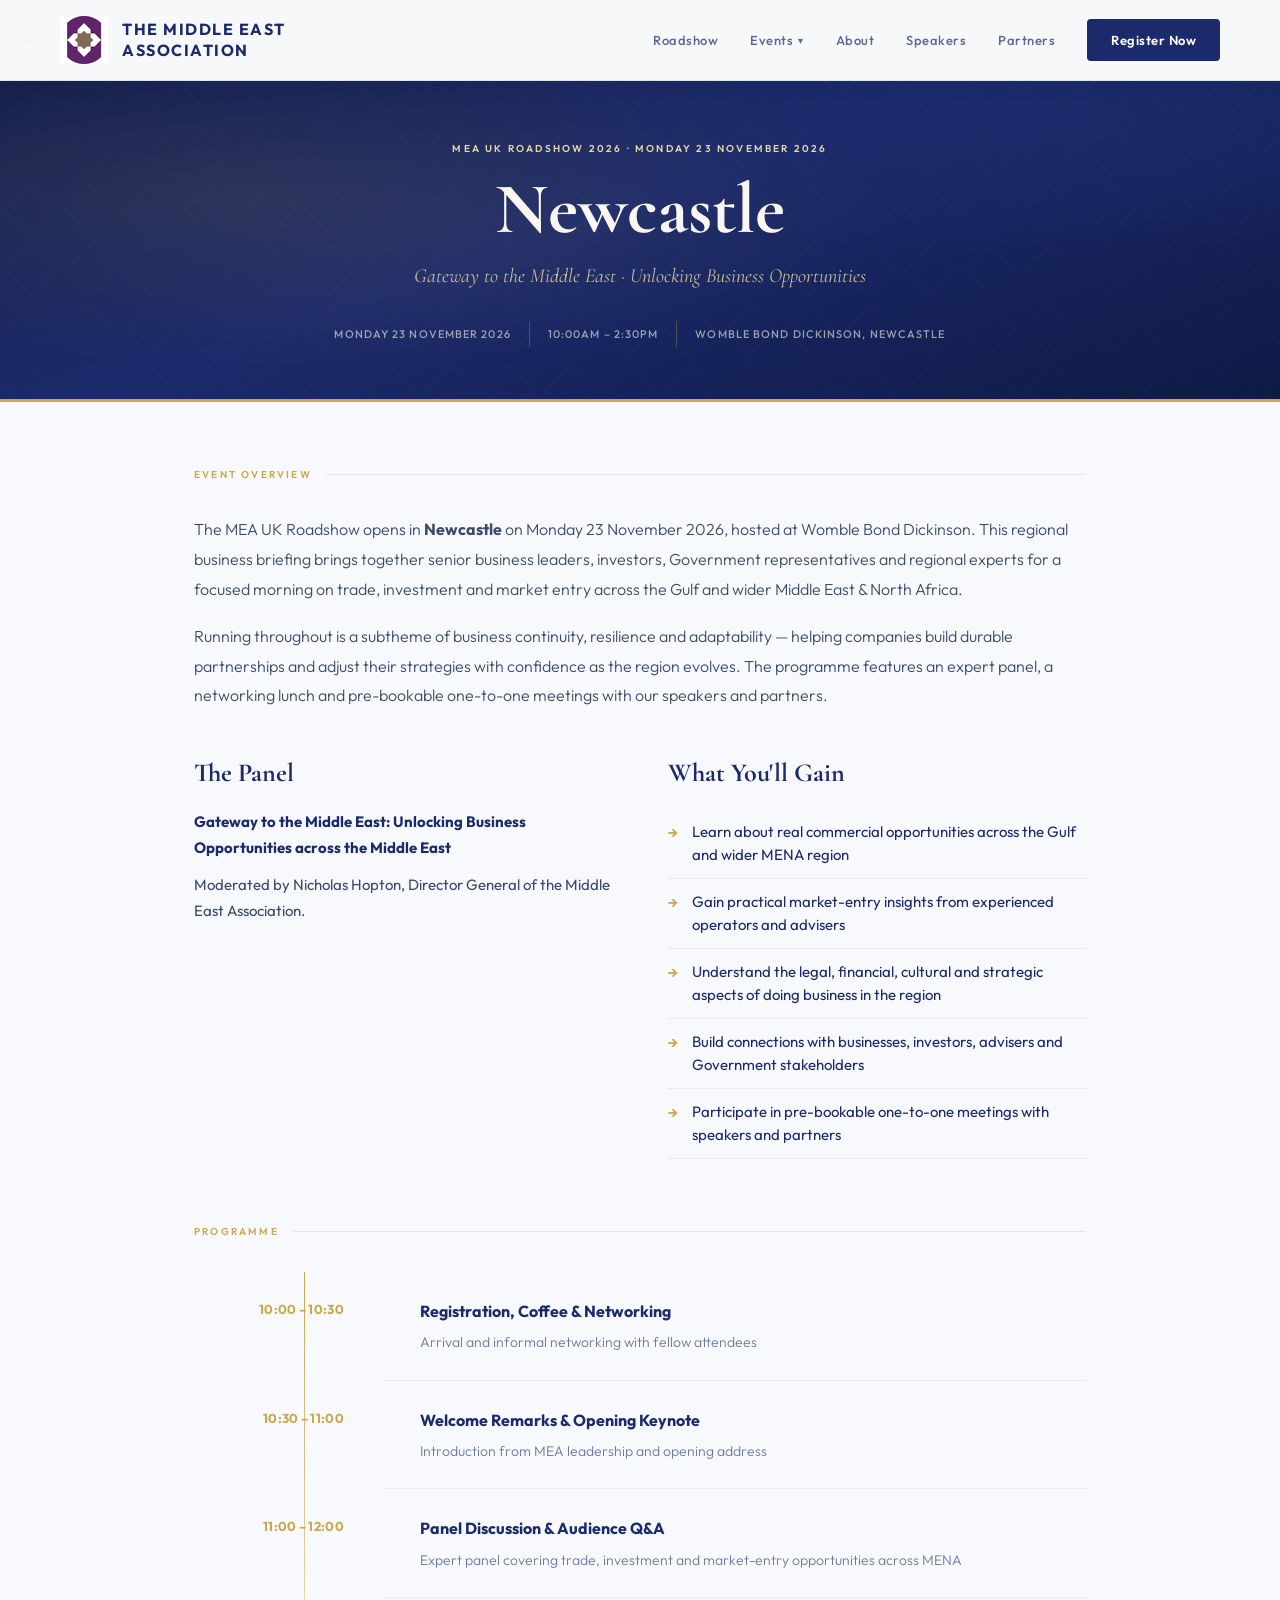
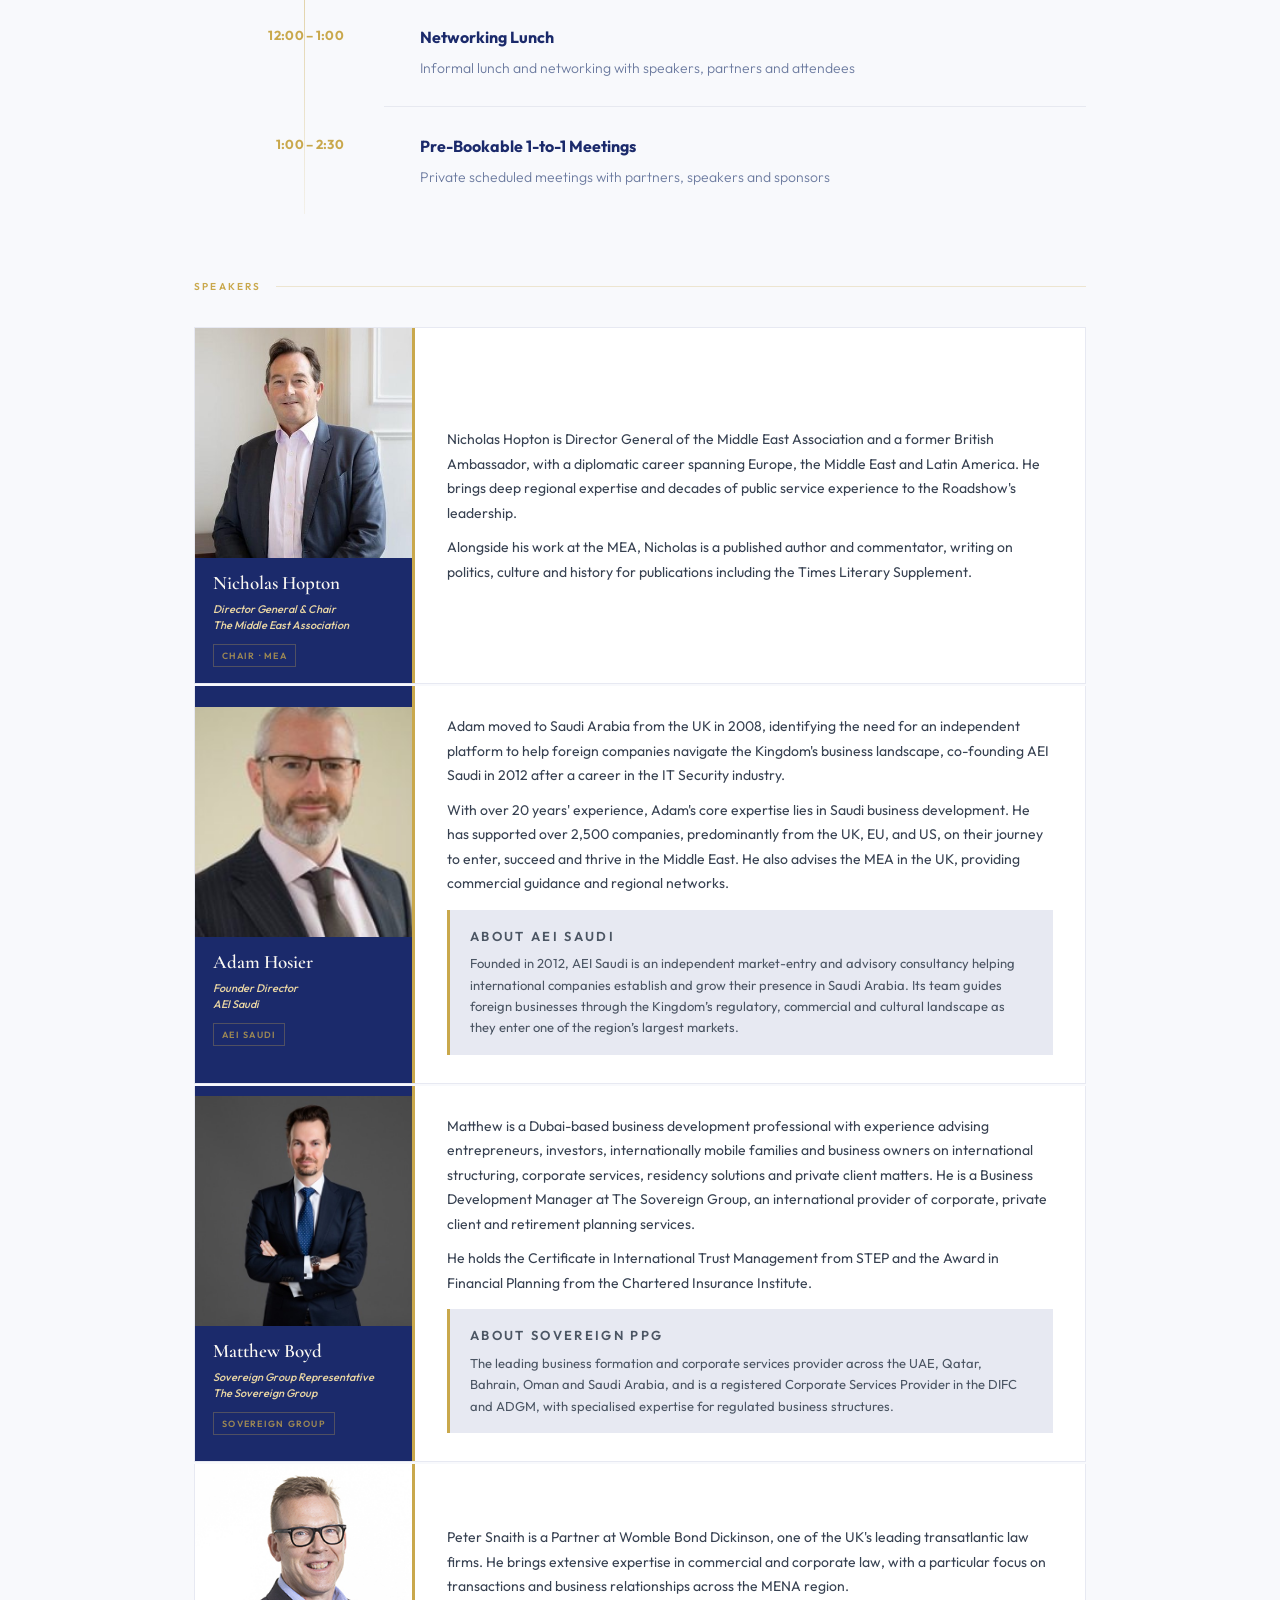
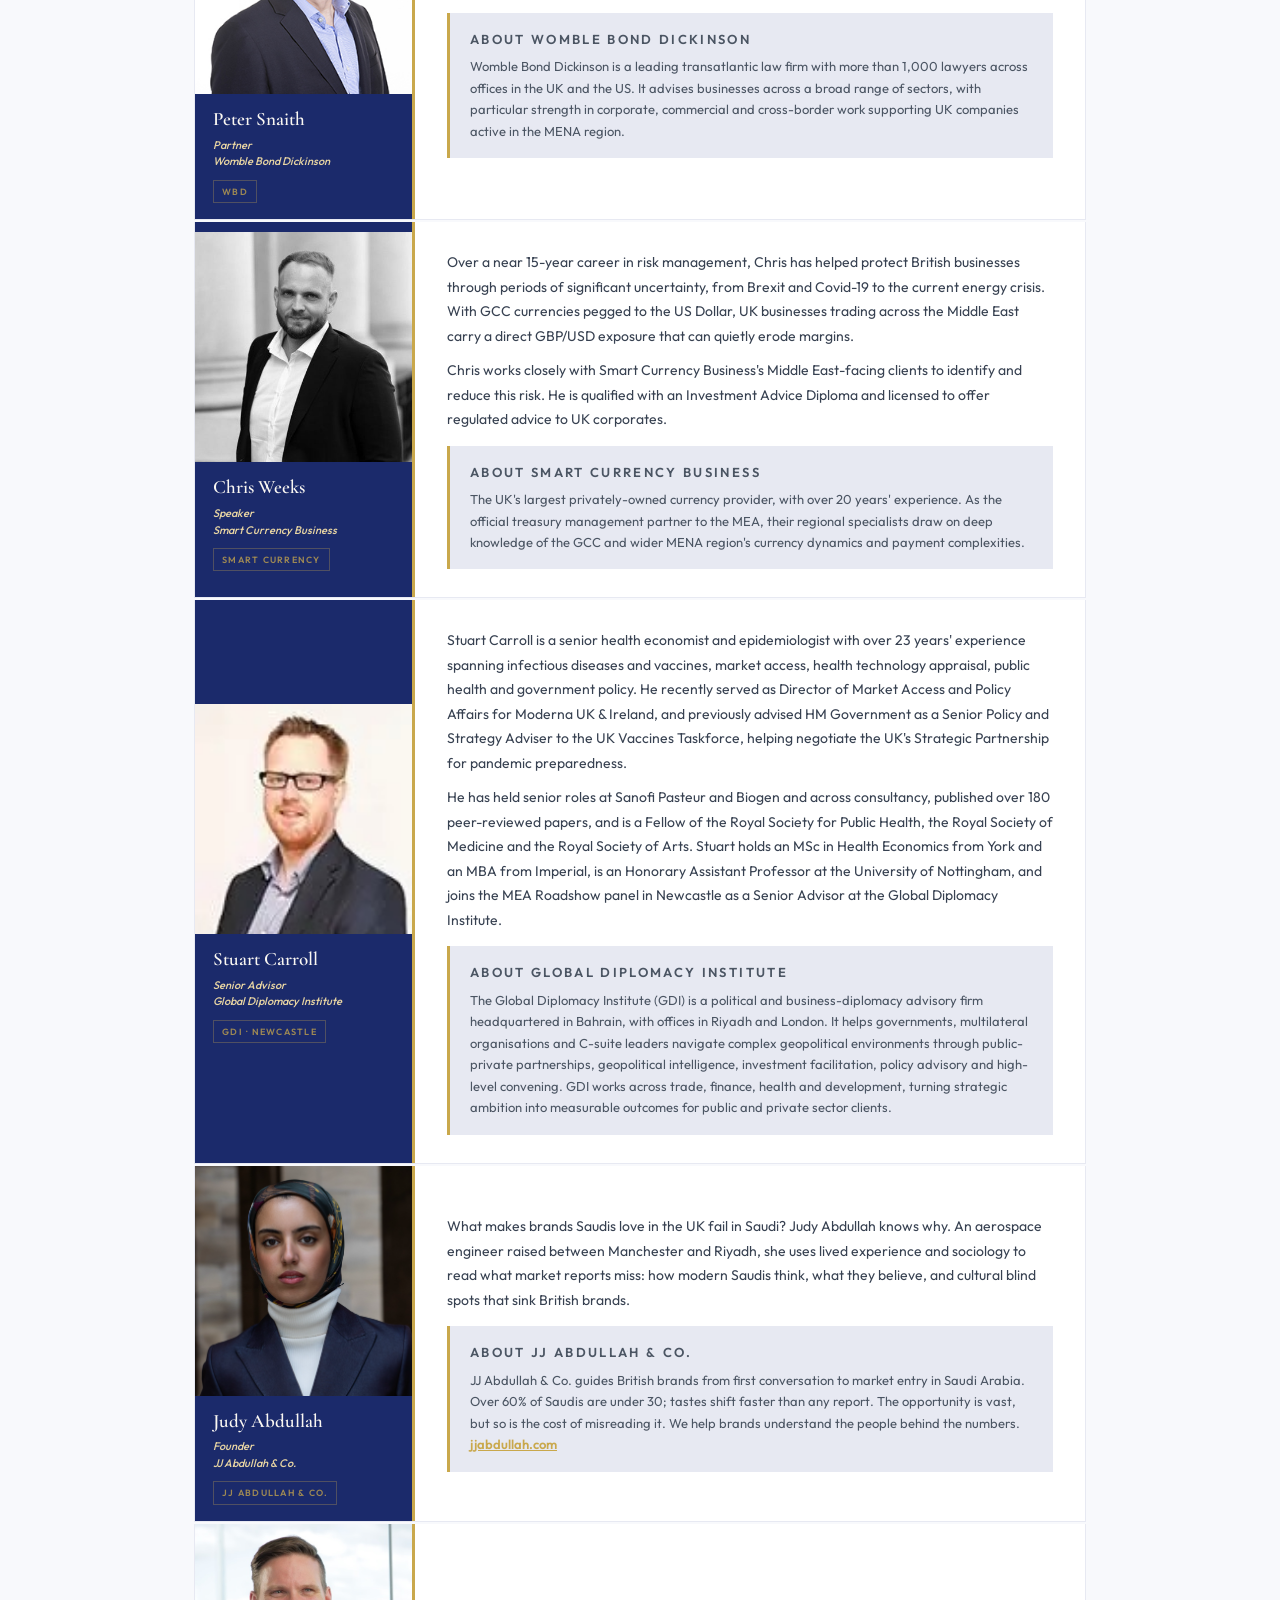
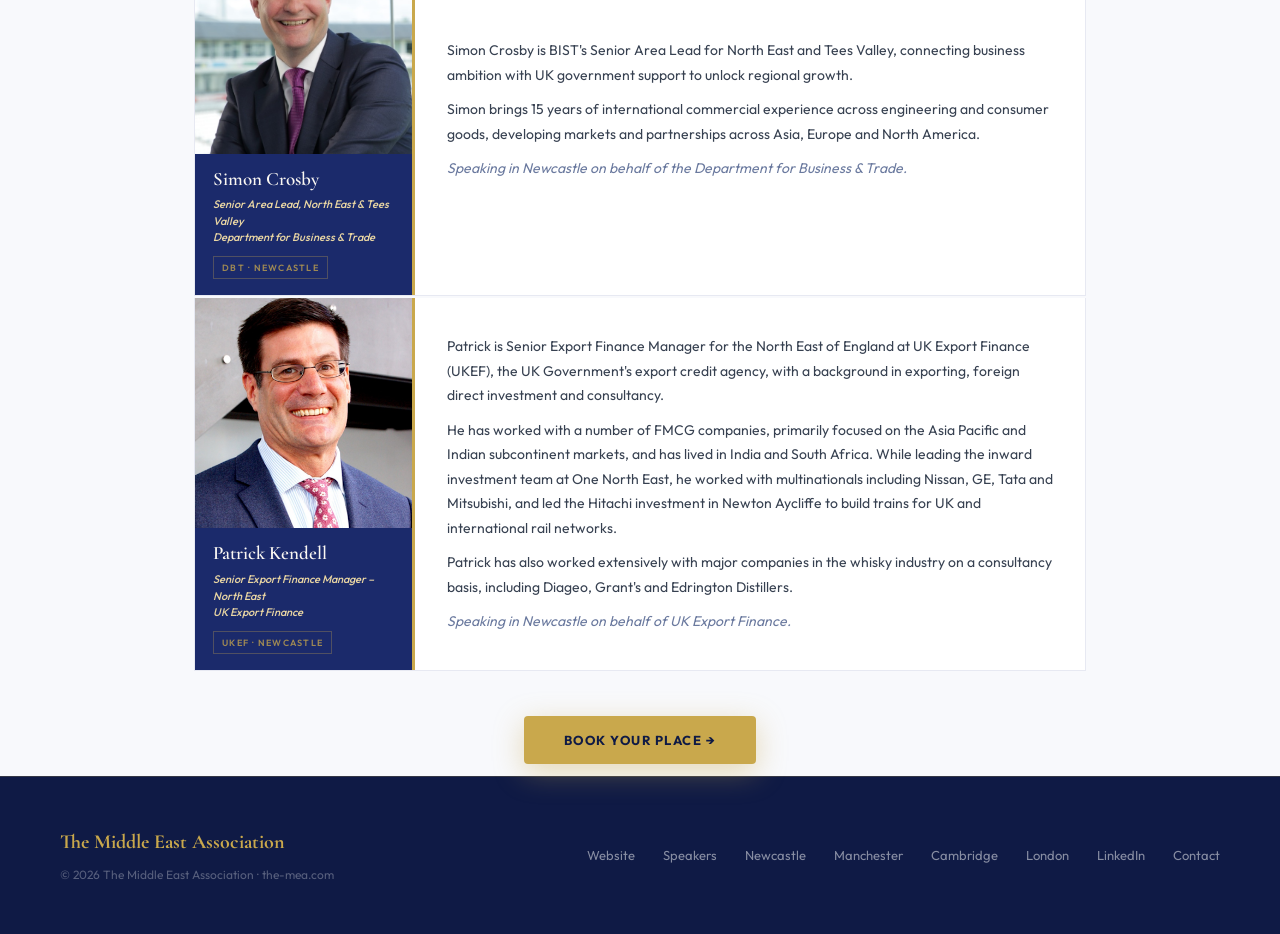
<file: newcastle.html>
<!DOCTYPE html>
<html lang="en">
<head>
<meta charset="UTF-8">
<meta name="viewport" content="width=device-width, initial-scale=1.0">
<title>Newcastle &middot; MEA UK Roadshow 2026</title>
<meta name="description" content="MEA UK Roadshow Newcastle, Monday 23 November 2026 at Womble Bond Dickinson: panels, networking lunch and 1-to-1 meetings on business across the Middle East.">
<link rel="canonical" href="https://uk-roadshow.the-mea.com/newcastle.html">
<link href="https://fonts.googleapis.com/css2?family=Cormorant+Garamond:ital,wght@0,400;0,600;0,700;1,400;1,600&family=Outfit:wght@300;400;500;600&display=swap" rel="stylesheet">
<link rel="stylesheet" href="assets/styles.css">
</head>
<body class="subpage">

<!-- NAV -->
<nav>
  <a href="/" class="nav-logo">
    <img src="assets/mea-logo.png" alt="The Middle East Association" style="height:48px; width:auto; border-radius:4px;">
    <div class="nav-logo-text">The Middle East<br>Association</div>
  </a>
  <div class="nav-links">
    <a href="/">Roadshow</a>
    <details class="nav-dropdown">
      <summary>Events</summary>
      <div class="nav-dropdown-menu">
        <a href="newcastle.html">Newcastle <span>Mon 23 Nov 2026</span></a>
        <a href="manchester.html">Manchester <span>Tue 24 Nov 2026</span></a>
        <a href="cambridge.html">Cambridge <span>Thu 26 Nov 2026</span></a>
        <a href="london.html">London <span>Fri 27 Nov 2026</span></a>
      </div>
    </details>
    <a href="/#about">About</a>
    <a href="speakers.html">Speakers</a>
    <a href="/#partners">Partners</a>
    <a href="https://buytickets.at/themiddleeastassociation/2243493" class="nav-register">Register Now</a>
  </div>
</nav>

<header class="site-header">
  <div class="container">
    <p class="header-eyebrow">MEA UK Roadshow 2026 &middot; Monday 23 November 2026</p>
    <h1 class="header-title">Newcastle</h1>
    <p class="header-subtitle">Gateway to the Middle East &middot; Unlocking Business Opportunities</p>
    <div class="header-meta">
      <span>Monday 23 November 2026</span>
      <span>10:00am &ndash; 2:30pm</span>
      <span>Womble Bond Dickinson, Newcastle</span>
    </div>
  </div>
</header>

<div class="container">

  <div class="rule-label">
    <span class="rule-label-text">Event Overview</span>
    <div class="rule-label-rule"></div>
  </div>
  <div class="city-prose">
    <p>The MEA UK Roadshow opens in <strong>Newcastle</strong> on Monday 23 November 2026, hosted at Womble Bond Dickinson. This regional business briefing brings together senior business leaders, investors, Government representatives and regional experts for a focused morning on trade, investment and market entry across the Gulf and wider Middle East &amp; North Africa.</p><p>Running throughout is a subtheme of business continuity, resilience and adaptability &mdash; helping companies build durable partnerships and adjust their strategies with confidence as the region evolves. The programme features an expert panel, a networking lunch and pre-bookable one-to-one meetings with our speakers and partners.</p>
  </div>

  <div class="two-col">
    <div>
      <h3 class="block-heading">The Panel</h3>
      <p class="panel-intro"><strong>Gateway to the Middle East: Unlocking Business Opportunities across the Middle East</strong></p>
      <p class="panel-intro">Moderated by Nicholas Hopton, Director General of the Middle East Association.</p>
    </div>
    <div>
      <h3 class="block-heading">What You'll Gain</h3>
      <ul class="benefits-list">
    <li>Learn about real commercial opportunities across the Gulf and wider MENA region</li>
    <li>Gain practical market-entry insights from experienced operators and advisers</li>
    <li>Understand the legal, financial, cultural and strategic aspects of doing business in the region</li>
    <li>Build connections with businesses, investors, advisers and Government stakeholders</li>
    <li>Participate in pre-bookable one-to-one meetings with speakers and partners</li>
  </ul>
    </div>
  </div>

  <div class="rule-label">
    <span class="rule-label-text">Programme</span>
    <div class="rule-label-rule"></div>
  </div>
  <div class="programme-timeline">
      <div class="programme-item">
        <div class="prog-time">10:00 &ndash; 10:30</div>
        <div class="prog-content">
          <div class="prog-title">Registration, Coffee &amp; Networking</div>
          <div class="prog-desc">Arrival and informal networking with fellow attendees</div>
        </div>
      </div>
      <div class="programme-item">
        <div class="prog-time">10:30 &ndash; 11:00</div>
        <div class="prog-content">
          <div class="prog-title">Welcome Remarks &amp; Opening Keynote</div>
          <div class="prog-desc">Introduction from MEA leadership and opening address</div>
        </div>
      </div>
      <div class="programme-item">
        <div class="prog-time">11:00 &ndash; 12:00</div>
        <div class="prog-content">
          <div class="prog-title">Panel Discussion &amp; Audience Q&amp;A</div>
          <div class="prog-desc">Expert panel covering trade, investment and market-entry opportunities across MENA</div>
        </div>
      </div>
      <div class="programme-item">
        <div class="prog-time">12:00 &ndash; 1:00</div>
        <div class="prog-content">
          <div class="prog-title">Networking Lunch</div>
          <div class="prog-desc">Informal lunch and networking with speakers, partners and attendees</div>
        </div>
      </div>
      <div class="programme-item">
        <div class="prog-time">1:00 &ndash; 2:30</div>
        <div class="prog-content">
          <div class="prog-title">Pre-Bookable 1-to-1 Meetings</div>
          <div class="prog-desc">Private scheduled meetings with partners, speakers and sponsors</div>
        </div>
      </div>
    </div>

  <div class="rule-label">
    <span class="rule-label-text">Speakers</span>
    <div class="rule-label-rule"></div>
  </div>
  <div class="speaker-card">
    <div class="speaker-inner">
      <div class="speaker-left has-photo">
        <div class="speaker-photo-wrap">
          <img class="speaker-photo" src="assets/people/nicholas-hopton.jpg" alt="Nicholas Hopton">
        </div>
        <div class="speaker-details">
          <div class="speaker-name">Nicholas Hopton</div>
          <div class="speaker-role">Director General &amp; Chair<br>The Middle East Association</div>
          <div class="speaker-org-tag">Chair &middot; MEA</div>
        </div>
      </div>
      <div class="speaker-right">
        <div class="speaker-bio">
          <p>Nicholas Hopton is Director General of the Middle East Association and a former British Ambassador, with a diplomatic career spanning Europe, the Middle East and Latin America. He brings deep regional expertise and decades of public service experience to the Roadshow's leadership.</p>
          <p>Alongside his work at the MEA, Nicholas is a published author and commentator, writing on politics, culture and history for publications including the Times Literary Supplement.</p>
        </div>
      </div>
    </div>
  </div>
  <div class="speaker-card">
    <div class="speaker-inner">
      <div class="speaker-left has-photo">
        <div class="speaker-photo-wrap">
          <img class="speaker-photo" src="assets/people/adam-hosier.jpg" alt="Adam Hosier">
        </div>
        <div class="speaker-details">
          <div class="speaker-name">Adam Hosier</div>
          <div class="speaker-role">Founder Director<br>AEI Saudi</div>
          <div class="speaker-org-tag">AEI Saudi</div>
        </div>
      </div>
      <div class="speaker-right">
        <div class="speaker-bio">
          <p>Adam moved to Saudi Arabia from the UK in 2008, identifying the need for an independent platform to help foreign companies navigate the Kingdom's business landscape, co-founding AEI Saudi in 2012 after a career in the IT Security industry.</p>
          <p>With over 20 years' experience, Adam's core expertise lies in Saudi business development. He has supported over 2,500 companies, predominantly from the UK, EU, and US, on their journey to enter, succeed and thrive in the Middle East. He also advises the MEA in the UK, providing commercial guidance and regional networks.</p>
        </div>
        <div class="about-box">
          <p class="about-box-label">About AEI Saudi</p>
          <p>Founded in 2012, AEI Saudi is an independent market-entry and advisory consultancy helping international companies establish and grow their presence in Saudi Arabia. Its team guides foreign businesses through the Kingdom&rsquo;s regulatory, commercial and cultural landscape as they enter one of the region&rsquo;s largest markets.</p>
        </div>
      </div>
    </div>
  </div>
  <div class="speaker-card">
    <div class="speaker-inner">
      <div class="speaker-left has-photo">
        <div class="speaker-photo-wrap">
          <img class="speaker-photo" src="assets/people/matthew-boyd.jpg" alt="Matthew Boyd">
        </div>
        <div class="speaker-details">
          <div class="speaker-name">Matthew Boyd</div>
          <div class="speaker-role">Sovereign Group Representative<br>The Sovereign Group</div>
          <div class="speaker-org-tag">Sovereign Group</div>
        </div>
      </div>
      <div class="speaker-right">
        <div class="speaker-bio">
          <p>Matthew is a Dubai-based business development professional with experience advising entrepreneurs, investors, internationally mobile families and business owners on international structuring, corporate services, residency solutions and private client matters. He is a Business Development Manager at The Sovereign Group, an international provider of corporate, private client and retirement planning services.</p>
          <p>He holds the Certificate in International Trust Management from STEP and the Award in Financial Planning from the Chartered Insurance Institute.</p>
        </div>
        <div class="about-box">
          <p class="about-box-label">About Sovereign PPG</p>
          <p>The leading business formation and corporate services provider across the UAE, Qatar, Bahrain, Oman and Saudi Arabia, and is a registered Corporate Services Provider in the DIFC and ADGM, with specialised expertise for regulated business structures.</p>
        </div>
      </div>
    </div>
  </div>
  <div class="speaker-card">
    <div class="speaker-inner">
      <div class="speaker-left has-photo">
        <div class="speaker-photo-wrap">
          <img class="speaker-photo" src="assets/people/peter-snaith.jpg" alt="Peter Snaith">
        </div>
        <div class="speaker-details">
          <div class="speaker-name">Peter Snaith</div>
          <div class="speaker-role">Partner<br>Womble Bond Dickinson</div>
          <div class="speaker-org-tag">WBD</div>
        </div>
      </div>
      <div class="speaker-right">
        <div class="speaker-bio">
          <p>Peter Snaith is a Partner at Womble Bond Dickinson, one of the UK's leading transatlantic law firms. He brings extensive expertise in commercial and corporate law, with a particular focus on transactions and business relationships across the MENA region.</p>
        </div>
        <div class="about-box">
          <p class="about-box-label">About Womble Bond Dickinson</p>
          <p>Womble Bond Dickinson is a leading transatlantic law firm with more than 1,000 lawyers across offices in the UK and the US. It advises businesses across a broad range of sectors, with particular strength in corporate, commercial and cross-border work supporting UK companies active in the MENA region.</p>
        </div>
      </div>
    </div>
  </div>
  <div class="speaker-card">
    <div class="speaker-inner">
      <div class="speaker-left has-photo">
        <div class="speaker-photo-wrap">
          <img class="speaker-photo" src="assets/people/chris-weeks.jpg" alt="Chris Weeks">
        </div>
        <div class="speaker-details">
          <div class="speaker-name">Chris Weeks</div>
          <div class="speaker-role">Speaker<br>Smart Currency Business</div>
          <div class="speaker-org-tag">Smart Currency</div>
        </div>
      </div>
      <div class="speaker-right">
        <div class="speaker-bio">
          <p>Over a near 15-year career in risk management, Chris has helped protect British businesses through periods of significant uncertainty, from Brexit and Covid-19 to the current energy crisis. With GCC currencies pegged to the US Dollar, UK businesses trading across the Middle East carry a direct GBP/USD exposure that can quietly erode margins.</p>
          <p>Chris works closely with Smart Currency Business's Middle East-facing clients to identify and reduce this risk. He is qualified with an Investment Advice Diploma and licensed to offer regulated advice to UK corporates.</p>
        </div>
        <div class="about-box">
          <p class="about-box-label">About Smart Currency Business</p>
          <p>The UK's largest privately-owned currency provider, with over 20 years' experience. As the official treasury management partner to the MEA, their regional specialists draw on deep knowledge of the GCC and wider MENA region's currency dynamics and payment complexities.</p>
        </div>
      </div>
    </div>
  </div>
  <div class="speaker-card">
    <div class="speaker-inner">
      <div class="speaker-left has-photo">
        <div class="speaker-photo-wrap">
          <img class="speaker-photo" src="assets/people/stuart-carroll.jpg" alt="Stuart Carroll">
        </div>
        <div class="speaker-details">
          <div class="speaker-name">Stuart Carroll</div>
          <div class="speaker-role">Senior Advisor<br>Global Diplomacy Institute</div>
          <div class="speaker-org-tag">GDI &middot; Newcastle</div>
        </div>
      </div>
      <div class="speaker-right">
        <div class="speaker-bio">
          <p>Stuart Carroll is a senior health economist and epidemiologist with over 23 years' experience spanning infectious diseases and vaccines, market access, health technology appraisal, public health and government policy. He recently served as Director of Market Access and Policy Affairs for Moderna UK &amp; Ireland, and previously advised HM Government as a Senior Policy and Strategy Adviser to the UK Vaccines Taskforce, helping negotiate the UK's Strategic Partnership for pandemic preparedness.</p>
          <p>He has held senior roles at Sanofi Pasteur and Biogen and across consultancy, published over 180 peer-reviewed papers, and is a Fellow of the Royal Society for Public Health, the Royal Society of Medicine and the Royal Society of Arts. Stuart holds an MSc in Health Economics from York and an MBA from Imperial, is an Honorary Assistant Professor at the University of Nottingham, and joins the MEA Roadshow panel in Newcastle as a Senior Advisor at the Global Diplomacy Institute.</p>
        </div>
        <div class="about-box">
          <p class="about-box-label">About Global Diplomacy Institute</p>
          <p>The Global Diplomacy Institute (GDI) is a political and business-diplomacy advisory firm headquartered in Bahrain, with offices in Riyadh and London. It helps governments, multilateral organisations and C-suite leaders navigate complex geopolitical environments through public-private partnerships, geopolitical intelligence, investment facilitation, policy advisory and high-level convening. GDI works across trade, finance, health and development, turning strategic ambition into measurable outcomes for public and private sector clients.</p>
        </div>
      </div>
    </div>
  </div>
  <div class="speaker-card">
    <div class="speaker-inner">
      <div class="speaker-left has-photo">
        <div class="speaker-photo-wrap">
          <img class="speaker-photo" src="assets/people/judy-abdullah.png" alt="Judy Abdullah">
        </div>
        <div class="speaker-details">
          <div class="speaker-name">Judy Abdullah</div>
          <div class="speaker-role">Founder<br>JJ Abdullah &amp; Co.</div>
          <div class="speaker-org-tag">JJ Abdullah &amp; Co.</div>
        </div>
      </div>
      <div class="speaker-right">
        <div class="speaker-bio">
          <p>What makes brands Saudis love in the UK fail in Saudi? Judy Abdullah knows why. An aerospace engineer raised between Manchester and Riyadh, she uses lived experience and sociology to read what market reports miss: how modern Saudis think, what they believe, and cultural blind spots that sink British brands.</p>
        </div>
        <div class="about-box">
          <p class="about-box-label">About JJ Abdullah &amp; Co.</p>
          <p>JJ Abdullah &amp; Co. guides British brands from first conversation to market entry in Saudi Arabia. Over 60% of Saudis are under 30; tastes shift faster than any report. The opportunity is vast, but so is the cost of misreading it. We help brands understand the people behind the numbers. <a href="https://jjabdullah.com" target="_blank" style="color:var(--gold); font-weight:600;">jjabdullah.com</a></p>
        </div>
      </div>
    </div>
  </div>
  <div class="speaker-card">
    <div class="speaker-inner">
      <div class="speaker-left has-photo">
        <div class="speaker-photo-wrap">
          <img class="speaker-photo" src="assets/people/simon-crosby.jpg" alt="Simon Crosby">
        </div>
        <div class="speaker-details">
          <div class="speaker-name">Simon Crosby</div>
          <div class="speaker-role">Senior Area Lead, North East &amp; Tees Valley<br>Department for Business &amp; Trade</div>
          <div class="speaker-org-tag">DBT &middot; Newcastle</div>
        </div>
      </div>
      <div class="speaker-right">
        <div class="speaker-bio">
          <p>Simon Crosby is BIST's Senior Area Lead for North East and Tees Valley, connecting business ambition with UK government support to unlock regional growth.</p>
          <p>Simon brings 15 years of international commercial experience across engineering and consumer goods, developing markets and partnerships across Asia, Europe and North America.</p>
          <p style="font-style:italic; color:var(--muted);">Speaking in Newcastle on behalf of the Department for Business &amp; Trade.</p>
        </div>
      </div>
    </div>
  </div>
  <div class="speaker-card">
    <div class="speaker-inner">
      <div class="speaker-left has-photo">
        <div class="speaker-photo-wrap">
          <img class="speaker-photo" src="assets/people/patrick-kendell.png" alt="Patrick Kendell">
        </div>
        <div class="speaker-details">
          <div class="speaker-name">Patrick Kendell</div>
          <div class="speaker-role">Senior Export Finance Manager &ndash; North East<br>UK Export Finance</div>
          <div class="speaker-org-tag">UKEF &middot; Newcastle</div>
        </div>
      </div>
      <div class="speaker-right">
        <div class="speaker-bio">
          <p>Patrick is Senior Export Finance Manager for the North East of England at UK Export Finance (UKEF), the UK Government's export credit agency, with a background in exporting, foreign direct investment and consultancy.</p>
          <p>He has worked with a number of FMCG companies, primarily focused on the Asia Pacific and Indian subcontinent markets, and has lived in India and South Africa. While leading the inward investment team at One North East, he worked with multinationals including Nissan, GE, Tata and Mitsubishi, and led the Hitachi investment in Newton Aycliffe to build trains for UK and international rail networks.</p>
          <p>Patrick has also worked extensively with major companies in the whisky industry on a consultancy basis, including Diageo, Grant's and Edrington Distillers.</p>
          <p style="font-style:italic; color:var(--muted);">Speaking in Newcastle on behalf of UK Export Finance.</p>
        </div>
      </div>
    </div>
  </div>

  <div class="book-cta">
    <a href="https://buytickets.at/themiddleeastassociation/2243493" target="_blank" class="btn-primary">Book Your Place &rarr;</a>
  </div>

</div>

<!-- FOOTER -->
<footer>
  <div class="footer-left">
    <div class="footer-logo">The Middle East Association</div>
    <p>&copy; 2026 The Middle East Association &middot; the-mea.com</p>
  </div>
  <div class="footer-links">
    <a href="https://the-mea.com" target="_blank">Website</a>
    <a href="speakers.html">Speakers</a>
    <a href="newcastle.html">Newcastle</a>
    <a href="manchester.html">Manchester</a>
    <a href="cambridge.html">Cambridge</a>
    <a href="london.html">London</a>
    <a href="https://www.linkedin.com/company/middle-east-association-the-/" target="_blank">LinkedIn</a>
    <a href="mailto:info@the-mea.com">Contact</a>
  </div>
</footer>
<script>
  document.addEventListener('click', function (e) {
    document.querySelectorAll('details.nav-dropdown[open]').forEach(function (d) {
      if (!d.contains(e.target)) d.removeAttribute('open');
    });
  });
</script>

</body>
</html>
</file>
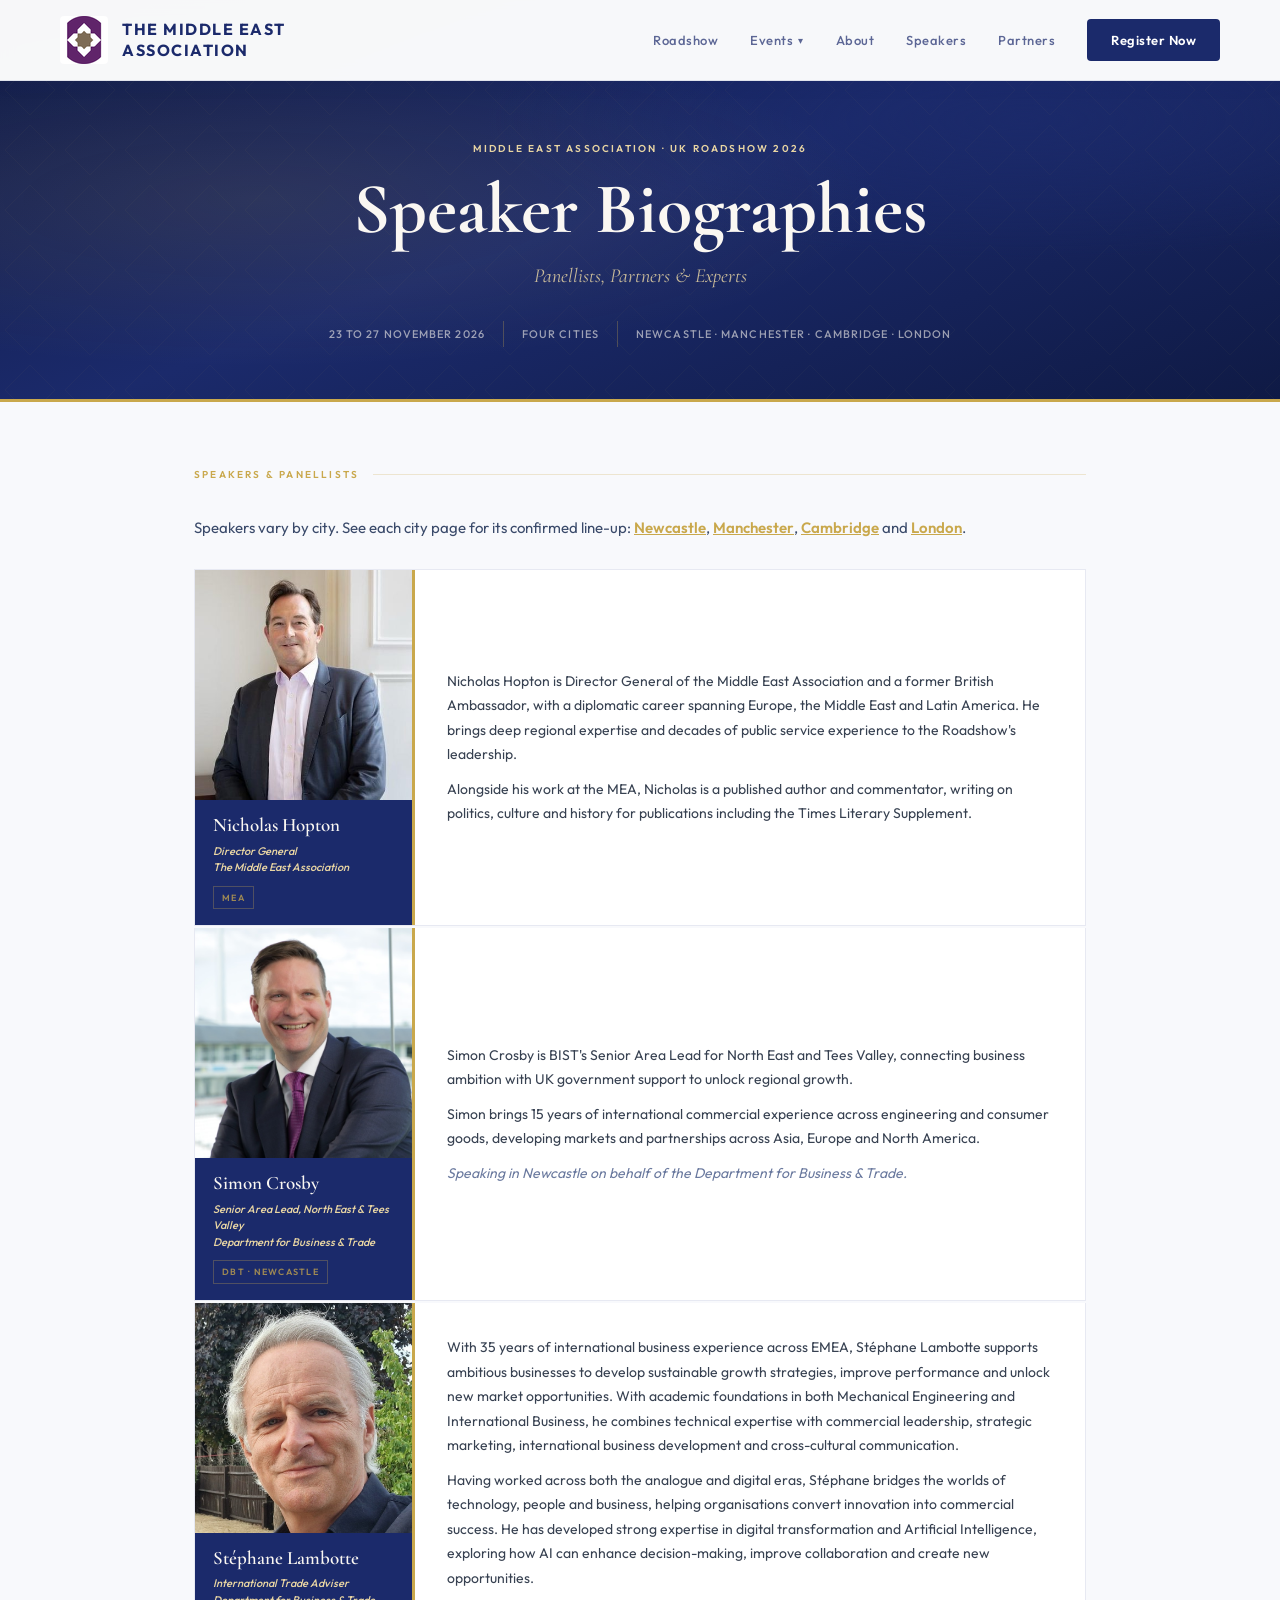
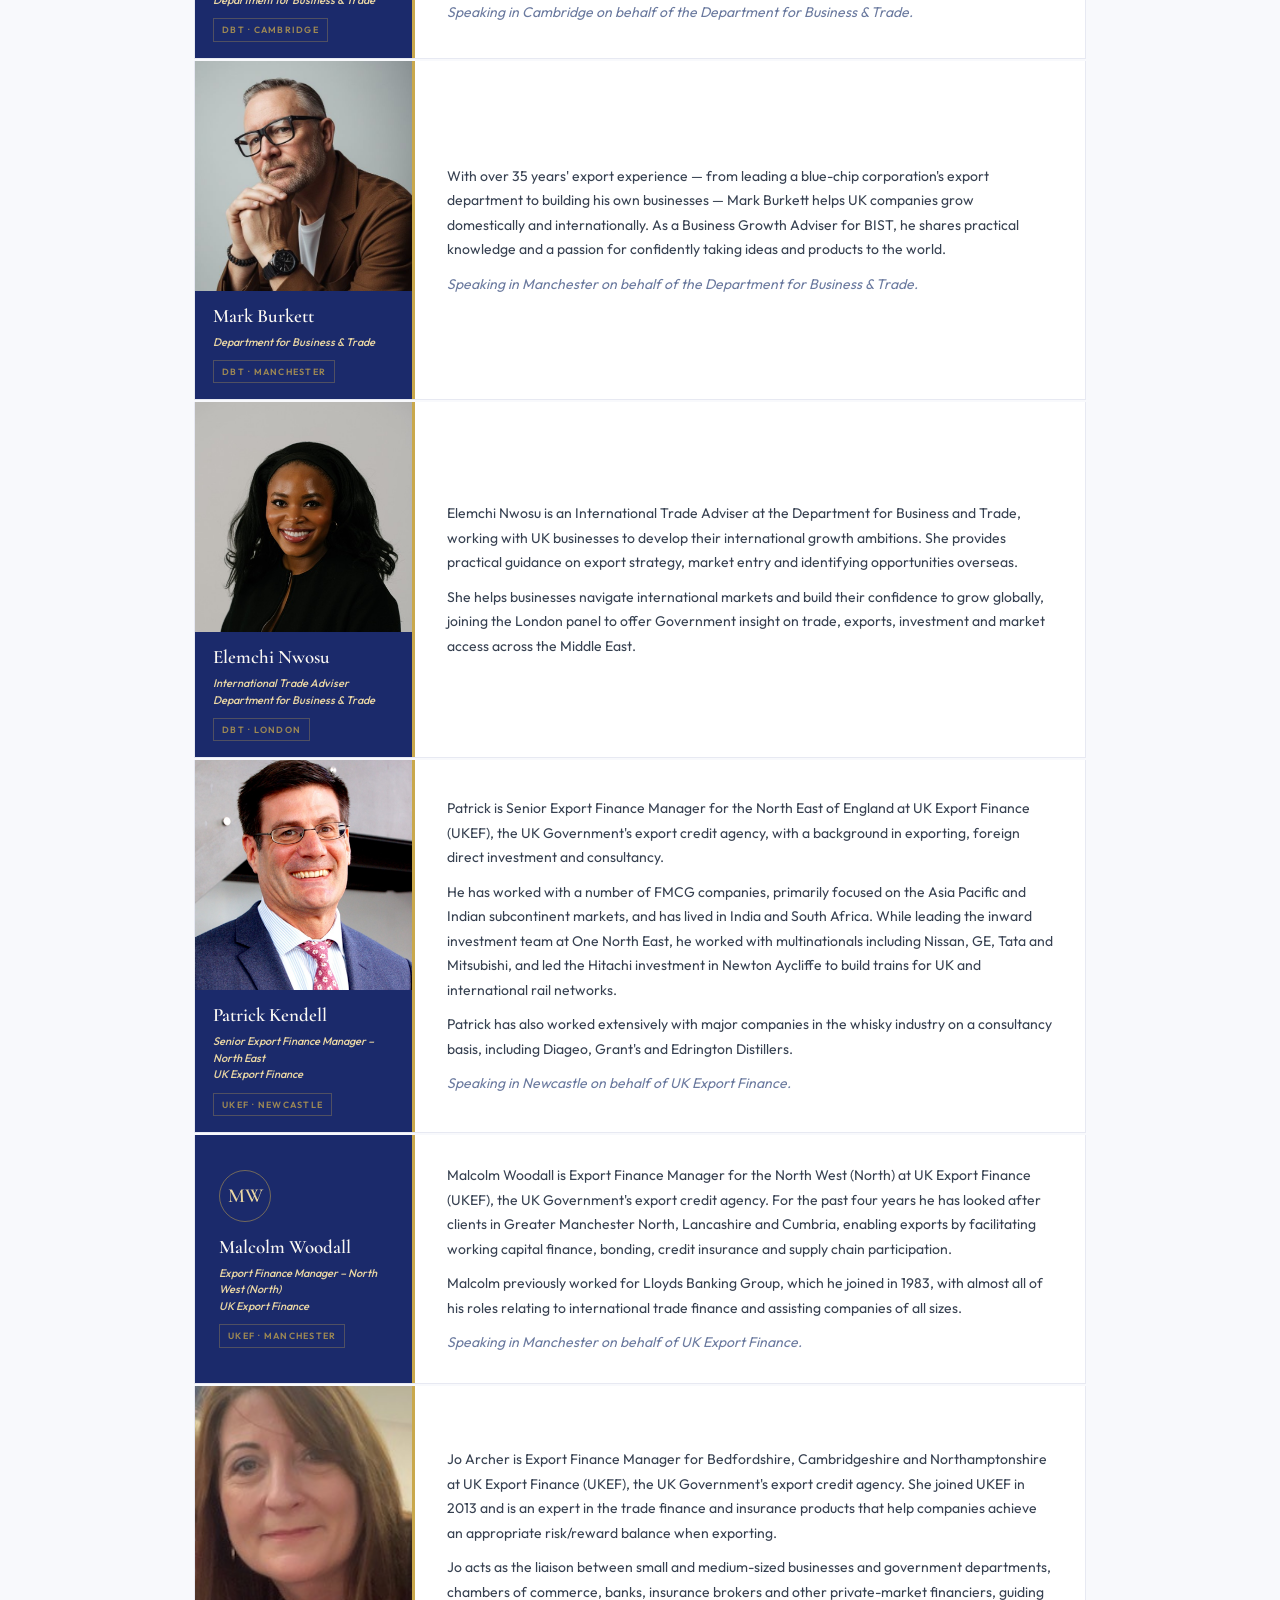
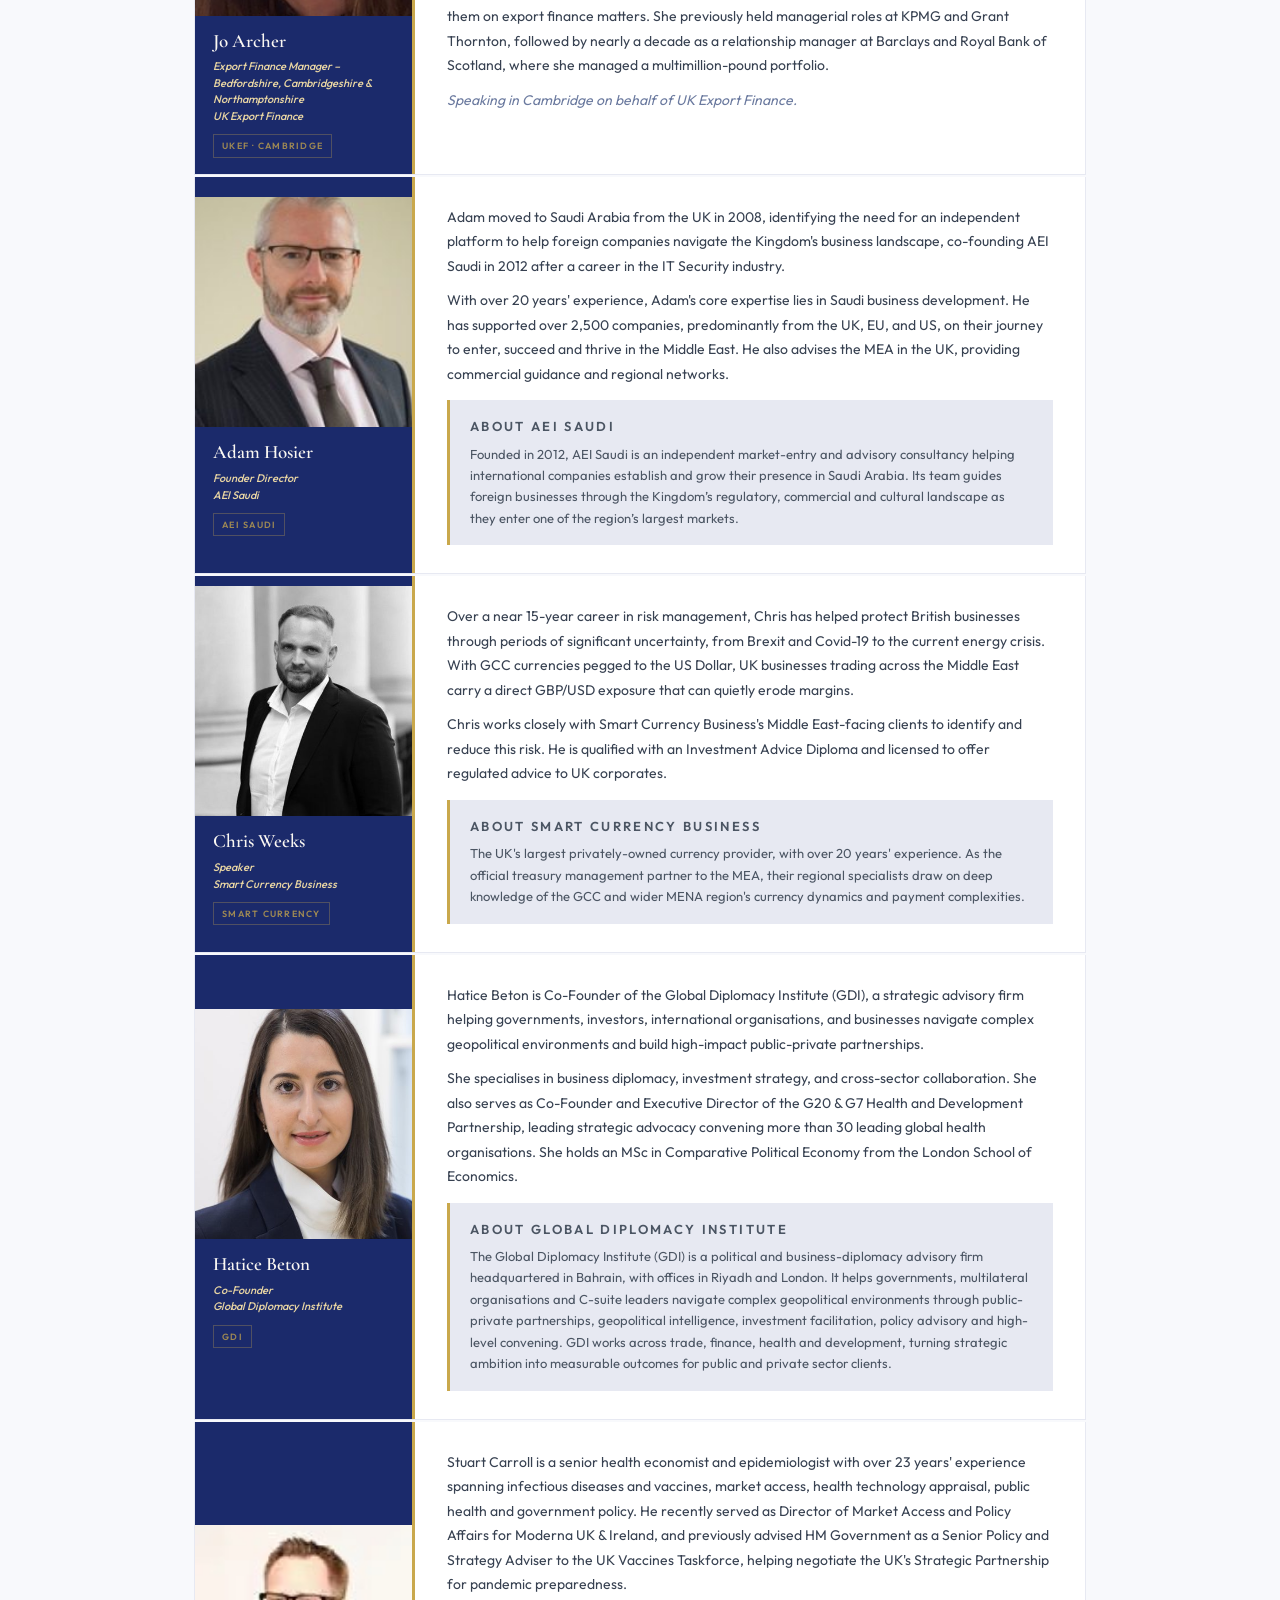
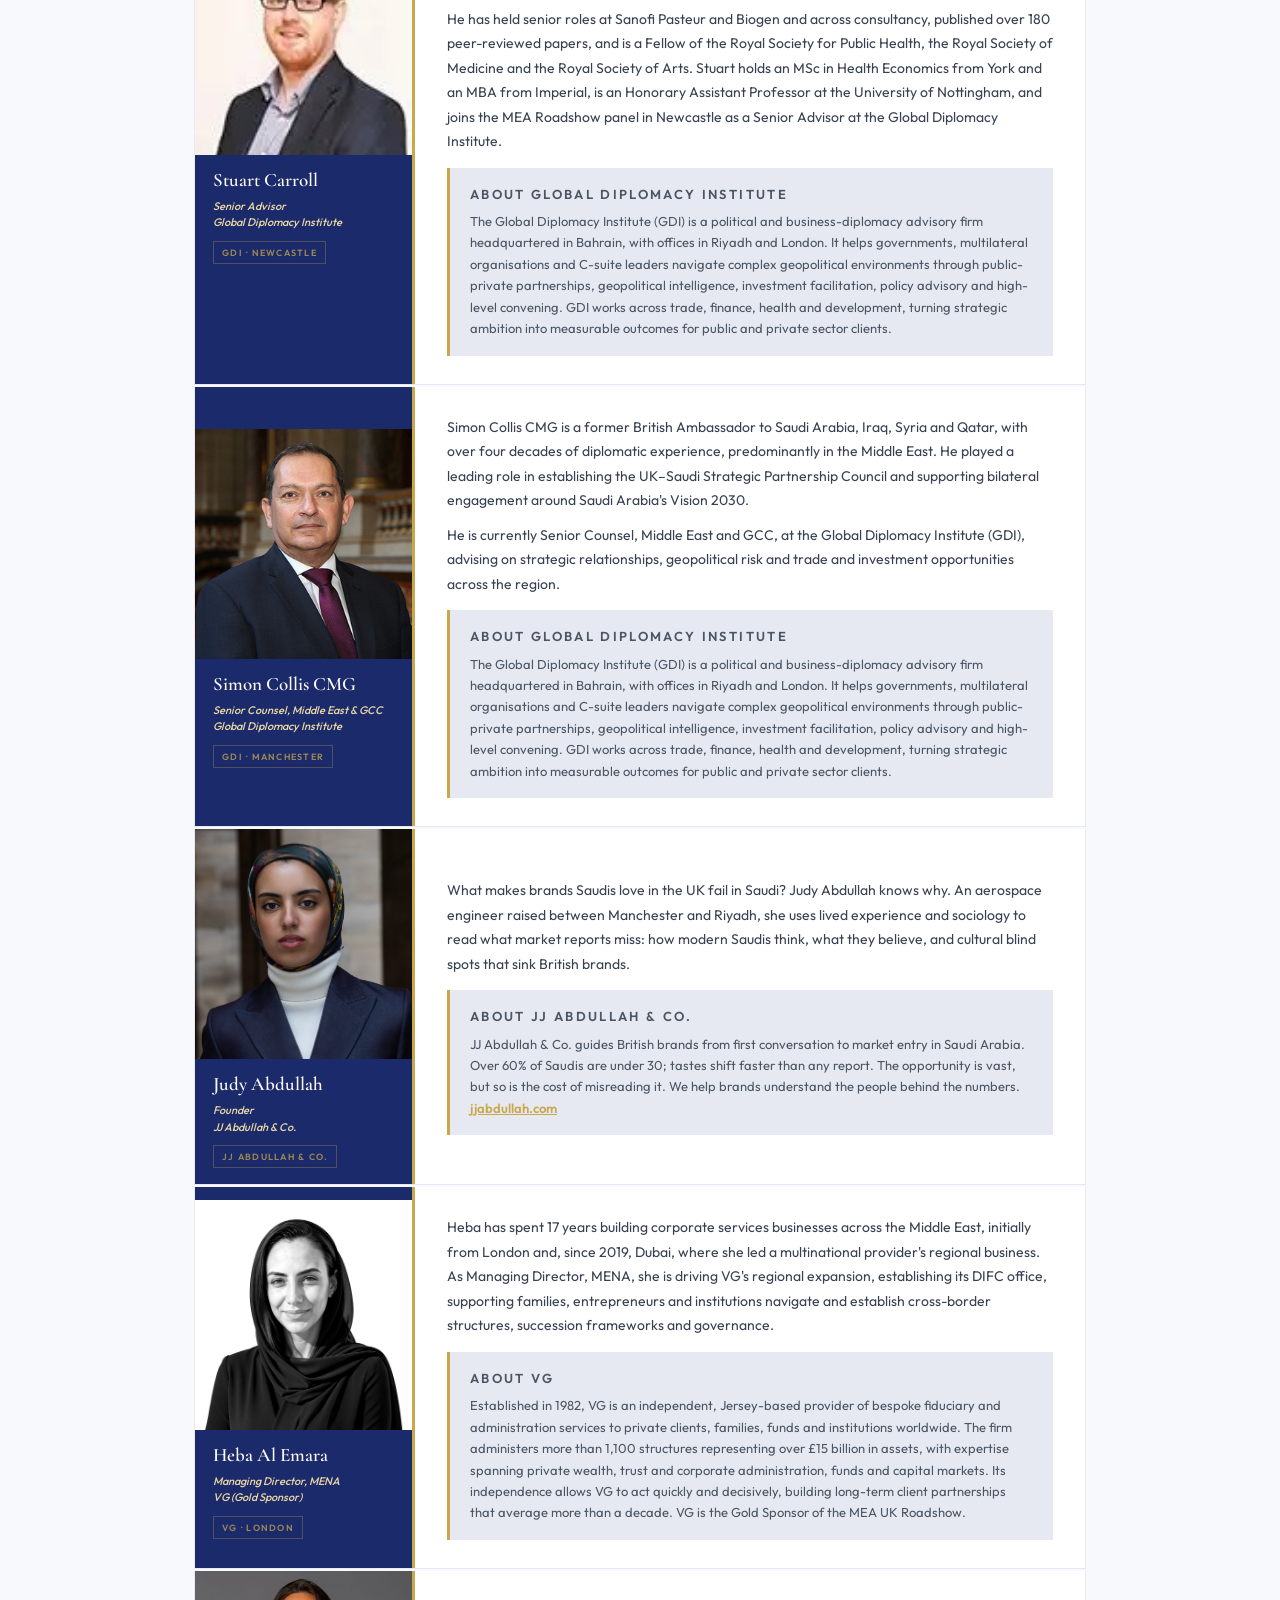
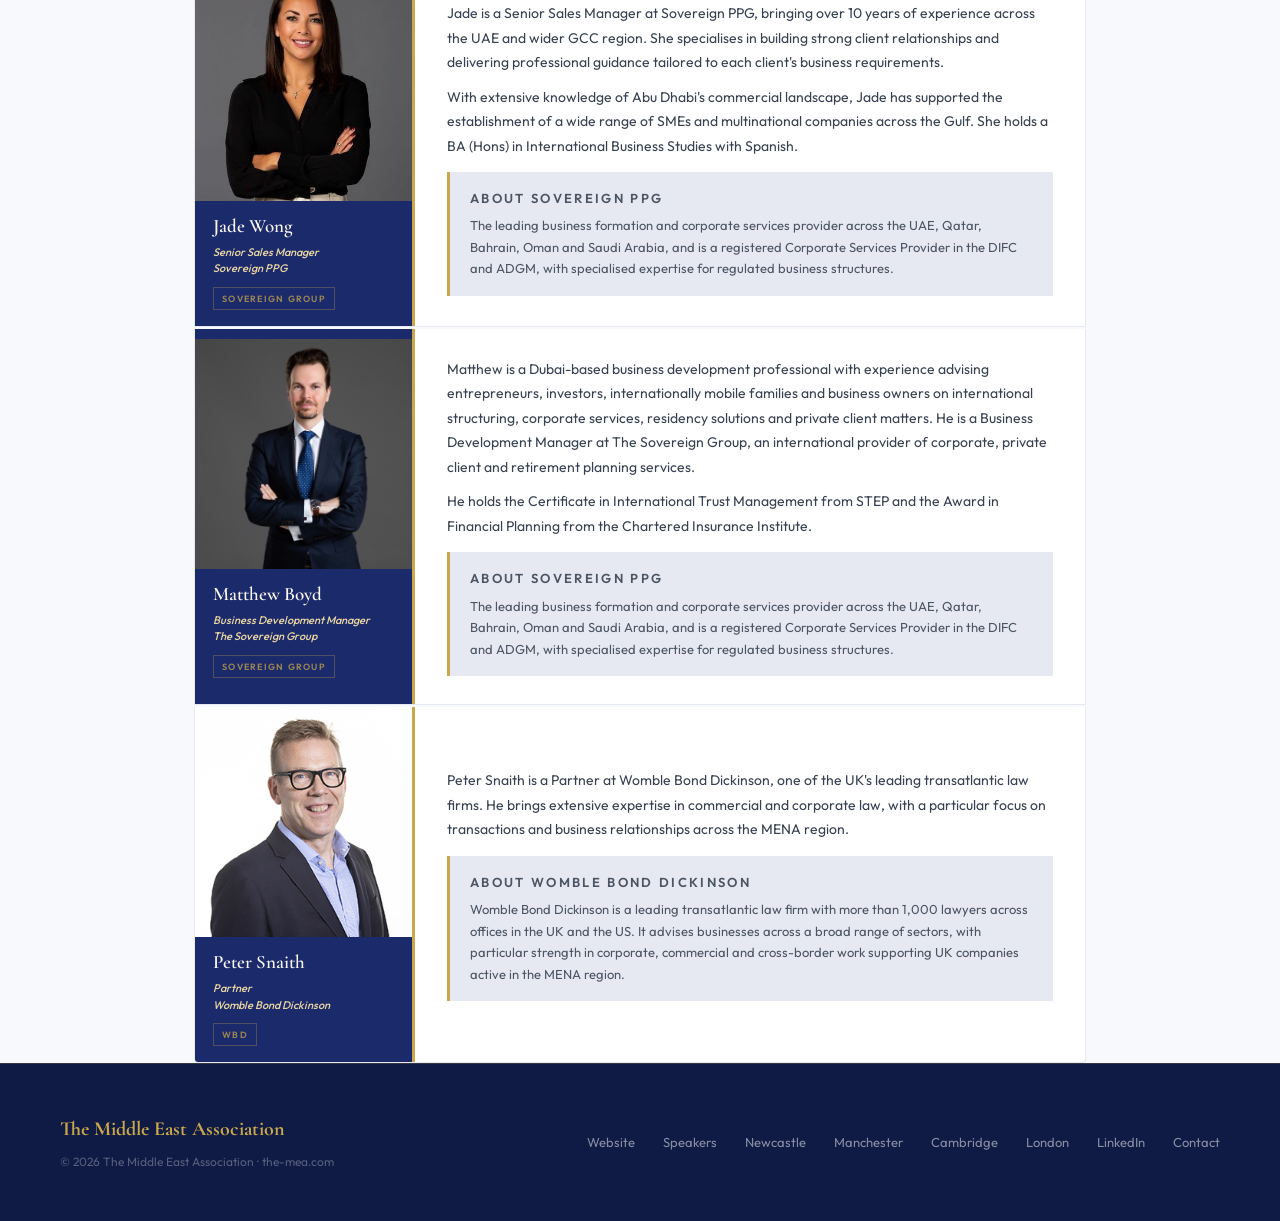
<file: speakers.html>
<!DOCTYPE html>
<html lang="en">
<head>
<meta charset="UTF-8">
<meta name="viewport" content="width=device-width, initial-scale=1.0">
<title>Speaker Biographies &middot; MEA UK Roadshow 2026</title>
<meta name="description" content="Speaker biographies for the MEA UK Roadshow 2026, 23 to 27 November: business leaders, diplomats and experts in Newcastle, Manchester, Cambridge and London.">
<link rel="canonical" href="https://uk-roadshow.the-mea.com/speakers.html">
<link href="https://fonts.googleapis.com/css2?family=Cormorant+Garamond:ital,wght@0,400;0,600;0,700;1,400;1,600&family=Outfit:wght@300;400;500;600&display=swap" rel="stylesheet">
<link rel="stylesheet" href="assets/styles.css">
</head>
<body class="subpage">

<!-- NAV -->
<nav>
  <a href="/" class="nav-logo">
    <img src="assets/mea-logo.png" alt="The Middle East Association" style="height:48px; width:auto; border-radius:4px;">
    <div class="nav-logo-text">The Middle East<br>Association</div>
  </a>
  <div class="nav-links">
    <a href="/">Roadshow</a>
    <details class="nav-dropdown">
      <summary>Events</summary>
      <div class="nav-dropdown-menu">
        <a href="newcastle.html">Newcastle <span>Mon 23 Nov 2026</span></a>
        <a href="manchester.html">Manchester <span>Tue 24 Nov 2026</span></a>
        <a href="cambridge.html">Cambridge <span>Thu 26 Nov 2026</span></a>
        <a href="london.html">London <span>Fri 27 Nov 2026</span></a>
      </div>
    </details>
    <a href="/#about">About</a>
    <a href="speakers.html" class="active">Speakers</a>
    <a href="/#partners">Partners</a>
    <a href="/#cities" class="nav-register">Register Now</a>
  </div>
</nav>

<header class="site-header">
  <div class="container">
    <p class="header-eyebrow">Middle East Association &middot; UK Roadshow 2026</p>
    <h1 class="header-title">Speaker Biographies</h1>
    <p class="header-subtitle">Panellists, Partners &amp; Experts</p>
    <div class="header-meta">
      <span>23 to 27 November 2026</span>
      <span>Four Cities</span>
      <span>Newcastle &middot; Manchester &middot; Cambridge &middot; London</span>
    </div>
  </div>
</header>

<div class="container">

  <div class="rule-label">
    <span class="rule-label-text">Speakers &amp; Panellists</span>
    <div class="rule-label-rule"></div>
  </div>
  <p class="panel-intro" style="margin-bottom:28px;">Speakers vary by city. See each city page for its confirmed line-up: <a href="newcastle.html" style="color:var(--gold); font-weight:600;">Newcastle</a>, <a href="manchester.html" style="color:var(--gold); font-weight:600;">Manchester</a>, <a href="cambridge.html" style="color:var(--gold); font-weight:600;">Cambridge</a> and <a href="london.html" style="color:var(--gold); font-weight:600;">London</a>.</p>

  <div class="speaker-card">
    <div class="speaker-inner">
      <div class="speaker-left has-photo">
        <div class="speaker-photo-wrap">
          <img class="speaker-photo" src="assets/people/nicholas-hopton.jpg" alt="Nicholas Hopton">
        </div>
        <div class="speaker-details">
          <div class="speaker-name">Nicholas Hopton</div>
          <div class="speaker-role">Director General<br>The Middle East Association</div>
          <div class="speaker-org-tag">MEA</div>
        </div>
      </div>
      <div class="speaker-right">
        <div class="speaker-bio">
          <p>Nicholas Hopton is Director General of the Middle East Association and a former British Ambassador, with a diplomatic career spanning Europe, the Middle East and Latin America. He brings deep regional expertise and decades of public service experience to the Roadshow's leadership.</p>
          <p>Alongside his work at the MEA, Nicholas is a published author and commentator, writing on politics, culture and history for publications including the Times Literary Supplement.</p>
        </div>
      </div>
    </div>
  </div>
  <div class="speaker-card">
    <div class="speaker-inner">
      <div class="speaker-left has-photo">
        <div class="speaker-photo-wrap">
          <img class="speaker-photo" src="assets/people/simon-crosby.jpg" alt="Simon Crosby">
        </div>
        <div class="speaker-details">
          <div class="speaker-name">Simon Crosby</div>
          <div class="speaker-role">Senior Area Lead, North East &amp; Tees Valley<br>Department for Business &amp; Trade</div>
          <div class="speaker-org-tag">DBT &middot; Newcastle</div>
        </div>
      </div>
      <div class="speaker-right">
        <div class="speaker-bio">
          <p>Simon Crosby is BIST's Senior Area Lead for North East and Tees Valley, connecting business ambition with UK government support to unlock regional growth.</p>
          <p>Simon brings 15 years of international commercial experience across engineering and consumer goods, developing markets and partnerships across Asia, Europe and North America.</p>
          <p style="font-style:italic; color:var(--muted);">Speaking in Newcastle on behalf of the Department for Business &amp; Trade.</p>
        </div>
      </div>
    </div>
  </div>
  <div class="speaker-card">
    <div class="speaker-inner">
      <div class="speaker-left has-photo">
        <div class="speaker-photo-wrap">
          <img class="speaker-photo" src="assets/people/stephane-lambotte.jpg" alt="St&eacute;phane Lambotte">
        </div>
        <div class="speaker-details">
          <div class="speaker-name">St&eacute;phane Lambotte</div>
          <div class="speaker-role">International Trade Adviser<br>Department for Business &amp; Trade</div>
          <div class="speaker-org-tag">DBT &middot; Cambridge</div>
        </div>
      </div>
      <div class="speaker-right">
        <div class="speaker-bio">
          <p>With 35 years of international business experience across EMEA, St&eacute;phane Lambotte supports ambitious businesses to develop sustainable growth strategies, improve performance and unlock new market opportunities. With academic foundations in both Mechanical Engineering and International Business, he combines technical expertise with commercial leadership, strategic marketing, international business development and cross-cultural communication.</p>
          <p>Having worked across both the analogue and digital eras, St&eacute;phane bridges the worlds of technology, people and business, helping organisations convert innovation into commercial success. He has developed strong expertise in digital transformation and Artificial Intelligence, exploring how AI can enhance decision-making, improve collaboration and create new opportunities.</p>
          <p style="font-style:italic; color:var(--muted);">Speaking in Cambridge on behalf of the Department for Business &amp; Trade.</p>
        </div>
      </div>
    </div>
  </div>
  <div class="speaker-card">
    <div class="speaker-inner">
      <div class="speaker-left has-photo">
        <div class="speaker-photo-wrap">
          <img class="speaker-photo" src="assets/people/mark-burkett.jpg" alt="Mark Burkett">
        </div>
        <div class="speaker-details">
          <div class="speaker-name">Mark Burkett</div>
          <div class="speaker-role">Department for Business &amp; Trade</div>
          <div class="speaker-org-tag">DBT &middot; Manchester</div>
        </div>
      </div>
      <div class="speaker-right">
        <div class="speaker-bio">
          <p>With over 35 years' export experience &mdash; from leading a blue-chip corporation's export department to building his own businesses &mdash; Mark Burkett helps UK companies grow domestically and internationally. As a Business Growth Adviser for BIST, he shares practical knowledge and a passion for confidently taking ideas and products to the world.</p>
          <p style="font-style:italic; color:var(--muted);">Speaking in Manchester on behalf of the Department for Business &amp; Trade.</p>
        </div>
      </div>
    </div>
  </div>
  <div class="speaker-card">
    <div class="speaker-inner">
      <div class="speaker-left has-photo">
        <div class="speaker-photo-wrap">
          <img class="speaker-photo" src="assets/people/elemchi-nwosu.png" alt="Elemchi Nwosu">
        </div>
        <div class="speaker-details">
          <div class="speaker-name">Elemchi Nwosu</div>
          <div class="speaker-role">International Trade Adviser<br>Department for Business &amp; Trade</div>
          <div class="speaker-org-tag">DBT &middot; London</div>
        </div>
      </div>
      <div class="speaker-right">
        <div class="speaker-bio">
          <p>Elemchi Nwosu is an International Trade Adviser at the Department for Business and Trade, working with UK businesses to develop their international growth ambitions. She provides practical guidance on export strategy, market entry and identifying opportunities overseas.</p>
          <p>She helps businesses navigate international markets and build their confidence to grow globally, joining the London panel to offer Government insight on trade, exports, investment and market access across the Middle East.</p>
        </div>
      </div>
    </div>
  </div>
  <div class="speaker-card">
    <div class="speaker-inner">
      <div class="speaker-left has-photo">
        <div class="speaker-photo-wrap">
          <img class="speaker-photo" src="assets/people/patrick-kendell.png" alt="Patrick Kendell">
        </div>
        <div class="speaker-details">
          <div class="speaker-name">Patrick Kendell</div>
          <div class="speaker-role">Senior Export Finance Manager &ndash; North East<br>UK Export Finance</div>
          <div class="speaker-org-tag">UKEF &middot; Newcastle</div>
        </div>
      </div>
      <div class="speaker-right">
        <div class="speaker-bio">
          <p>Patrick is Senior Export Finance Manager for the North East of England at UK Export Finance (UKEF), the UK Government's export credit agency, with a background in exporting, foreign direct investment and consultancy.</p>
          <p>He has worked with a number of FMCG companies, primarily focused on the Asia Pacific and Indian subcontinent markets, and has lived in India and South Africa. While leading the inward investment team at One North East, he worked with multinationals including Nissan, GE, Tata and Mitsubishi, and led the Hitachi investment in Newton Aycliffe to build trains for UK and international rail networks.</p>
          <p>Patrick has also worked extensively with major companies in the whisky industry on a consultancy basis, including Diageo, Grant's and Edrington Distillers.</p>
          <p style="font-style:italic; color:var(--muted);">Speaking in Newcastle on behalf of UK Export Finance.</p>
        </div>
      </div>
    </div>
  </div>
  <div class="speaker-card">
    <div class="speaker-inner">
      <div class="speaker-left">
        <div class="speaker-initials">MW</div>
        <div class="speaker-details">
          <div class="speaker-name">Malcolm Woodall</div>
          <div class="speaker-role">Export Finance Manager &ndash; North West (North)<br>UK Export Finance</div>
          <div class="speaker-org-tag">UKEF &middot; Manchester</div>
        </div>
      </div>
      <div class="speaker-right">
        <div class="speaker-bio">
          <p>Malcolm Woodall is Export Finance Manager for the North West (North) at UK Export Finance (UKEF), the UK Government's export credit agency. For the past four years he has looked after clients in Greater Manchester North, Lancashire and Cumbria, enabling exports by facilitating working capital finance, bonding, credit insurance and supply chain participation.</p>
          <p>Malcolm previously worked for Lloyds Banking Group, which he joined in 1983, with almost all of his roles relating to international trade finance and assisting companies of all sizes.</p>
          <p style="font-style:italic; color:var(--muted);">Speaking in Manchester on behalf of UK Export Finance.</p>
        </div>
      </div>
    </div>
  </div>
  <div class="speaker-card">
    <div class="speaker-inner">
      <div class="speaker-left has-photo">
        <div class="speaker-photo-wrap">
          <img class="speaker-photo" src="assets/people/jo-archer.jpg" alt="Jo Archer">
        </div>
        <div class="speaker-details">
          <div class="speaker-name">Jo Archer</div>
          <div class="speaker-role">Export Finance Manager &ndash; Bedfordshire, Cambridgeshire &amp; Northamptonshire<br>UK Export Finance</div>
          <div class="speaker-org-tag">UKEF &middot; Cambridge</div>
        </div>
      </div>
      <div class="speaker-right">
        <div class="speaker-bio">
          <p>Jo Archer is Export Finance Manager for Bedfordshire, Cambridgeshire and Northamptonshire at UK Export Finance (UKEF), the UK Government's export credit agency. She joined UKEF in 2013 and is an expert in the trade finance and insurance products that help companies achieve an appropriate risk/reward balance when exporting.</p>
          <p>Jo acts as the liaison between small and medium-sized businesses and government departments, chambers of commerce, banks, insurance brokers and other private-market financiers, guiding them on export finance matters. She previously held managerial roles at KPMG and Grant Thornton, followed by nearly a decade as a relationship manager at Barclays and Royal Bank of Scotland, where she managed a multimillion-pound portfolio.</p>
          <p style="font-style:italic; color:var(--muted);">Speaking in Cambridge on behalf of UK Export Finance.</p>
        </div>
      </div>
    </div>
  </div>
  <div class="speaker-card">
    <div class="speaker-inner">
      <div class="speaker-left has-photo">
        <div class="speaker-photo-wrap">
          <img class="speaker-photo" src="assets/people/adam-hosier.jpg" alt="Adam Hosier">
        </div>
        <div class="speaker-details">
          <div class="speaker-name">Adam Hosier</div>
          <div class="speaker-role">Founder Director<br>AEI Saudi</div>
          <div class="speaker-org-tag">AEI Saudi</div>
        </div>
      </div>
      <div class="speaker-right">
        <div class="speaker-bio">
          <p>Adam moved to Saudi Arabia from the UK in 2008, identifying the need for an independent platform to help foreign companies navigate the Kingdom's business landscape, co-founding AEI Saudi in 2012 after a career in the IT Security industry.</p>
          <p>With over 20 years' experience, Adam's core expertise lies in Saudi business development. He has supported over 2,500 companies, predominantly from the UK, EU, and US, on their journey to enter, succeed and thrive in the Middle East. He also advises the MEA in the UK, providing commercial guidance and regional networks.</p>
        </div>
        <div class="about-box">
          <p class="about-box-label">About AEI Saudi</p>
          <p>Founded in 2012, AEI Saudi is an independent market-entry and advisory consultancy helping international companies establish and grow their presence in Saudi Arabia. Its team guides foreign businesses through the Kingdom&rsquo;s regulatory, commercial and cultural landscape as they enter one of the region&rsquo;s largest markets.</p>
        </div>
      </div>
    </div>
  </div>
  <div class="speaker-card">
    <div class="speaker-inner">
      <div class="speaker-left has-photo">
        <div class="speaker-photo-wrap">
          <img class="speaker-photo" src="assets/people/chris-weeks.jpg" alt="Chris Weeks">
        </div>
        <div class="speaker-details">
          <div class="speaker-name">Chris Weeks</div>
          <div class="speaker-role">Speaker<br>Smart Currency Business</div>
          <div class="speaker-org-tag">Smart Currency</div>
        </div>
      </div>
      <div class="speaker-right">
        <div class="speaker-bio">
          <p>Over a near 15-year career in risk management, Chris has helped protect British businesses through periods of significant uncertainty, from Brexit and Covid-19 to the current energy crisis. With GCC currencies pegged to the US Dollar, UK businesses trading across the Middle East carry a direct GBP/USD exposure that can quietly erode margins.</p>
          <p>Chris works closely with Smart Currency Business's Middle East-facing clients to identify and reduce this risk. He is qualified with an Investment Advice Diploma and licensed to offer regulated advice to UK corporates.</p>
        </div>
        <div class="about-box">
          <p class="about-box-label">About Smart Currency Business</p>
          <p>The UK's largest privately-owned currency provider, with over 20 years' experience. As the official treasury management partner to the MEA, their regional specialists draw on deep knowledge of the GCC and wider MENA region's currency dynamics and payment complexities.</p>
        </div>
      </div>
    </div>
  </div>
  <div class="speaker-card">
    <div class="speaker-inner">
      <div class="speaker-left has-photo">
        <div class="speaker-photo-wrap">
          <img class="speaker-photo" src="assets/people/hatice-beton.jpg" alt="Hatice Beton">
        </div>
        <div class="speaker-details">
          <div class="speaker-name">Hatice Beton</div>
          <div class="speaker-role">Co-Founder<br>Global Diplomacy Institute</div>
          <div class="speaker-org-tag">GDI</div>
        </div>
      </div>
      <div class="speaker-right">
        <div class="speaker-bio">
          <p>Hatice Beton is Co-Founder of the Global Diplomacy Institute (GDI), a strategic advisory firm helping governments, investors, international organisations, and businesses navigate complex geopolitical environments and build high-impact public-private partnerships.</p>
          <p>She specialises in business diplomacy, investment strategy, and cross-sector collaboration. She also serves as Co-Founder and Executive Director of the G20 &amp; G7 Health and Development Partnership, leading strategic advocacy convening more than 30 leading global health organisations. She holds an MSc in Comparative Political Economy from the London School of Economics.</p>
        </div>
        <div class="about-box">
          <p class="about-box-label">About Global Diplomacy Institute</p>
          <p>The Global Diplomacy Institute (GDI) is a political and business-diplomacy advisory firm headquartered in Bahrain, with offices in Riyadh and London. It helps governments, multilateral organisations and C-suite leaders navigate complex geopolitical environments through public-private partnerships, geopolitical intelligence, investment facilitation, policy advisory and high-level convening. GDI works across trade, finance, health and development, turning strategic ambition into measurable outcomes for public and private sector clients.</p>
        </div>
      </div>
    </div>
  </div>
  <div class="speaker-card">
    <div class="speaker-inner">
      <div class="speaker-left has-photo">
        <div class="speaker-photo-wrap">
          <img class="speaker-photo" src="assets/people/stuart-carroll.jpg" alt="Stuart Carroll">
        </div>
        <div class="speaker-details">
          <div class="speaker-name">Stuart Carroll</div>
          <div class="speaker-role">Senior Advisor<br>Global Diplomacy Institute</div>
          <div class="speaker-org-tag">GDI &middot; Newcastle</div>
        </div>
      </div>
      <div class="speaker-right">
        <div class="speaker-bio">
          <p>Stuart Carroll is a senior health economist and epidemiologist with over 23 years' experience spanning infectious diseases and vaccines, market access, health technology appraisal, public health and government policy. He recently served as Director of Market Access and Policy Affairs for Moderna UK &amp; Ireland, and previously advised HM Government as a Senior Policy and Strategy Adviser to the UK Vaccines Taskforce, helping negotiate the UK's Strategic Partnership for pandemic preparedness.</p>
          <p>He has held senior roles at Sanofi Pasteur and Biogen and across consultancy, published over 180 peer-reviewed papers, and is a Fellow of the Royal Society for Public Health, the Royal Society of Medicine and the Royal Society of Arts. Stuart holds an MSc in Health Economics from York and an MBA from Imperial, is an Honorary Assistant Professor at the University of Nottingham, and joins the MEA Roadshow panel in Newcastle as a Senior Advisor at the Global Diplomacy Institute.</p>
        </div>
        <div class="about-box">
          <p class="about-box-label">About Global Diplomacy Institute</p>
          <p>The Global Diplomacy Institute (GDI) is a political and business-diplomacy advisory firm headquartered in Bahrain, with offices in Riyadh and London. It helps governments, multilateral organisations and C-suite leaders navigate complex geopolitical environments through public-private partnerships, geopolitical intelligence, investment facilitation, policy advisory and high-level convening. GDI works across trade, finance, health and development, turning strategic ambition into measurable outcomes for public and private sector clients.</p>
        </div>
      </div>
    </div>
  </div>
  <div class="speaker-card">
    <div class="speaker-inner">
      <div class="speaker-left has-photo">
        <div class="speaker-photo-wrap">
          <img class="speaker-photo" src="assets/people/simon-collis.jpg" alt="Simon Collis">
        </div>
        <div class="speaker-details">
          <div class="speaker-name">Simon Collis CMG</div>
          <div class="speaker-role">Senior Counsel, Middle East &amp; GCC<br>Global Diplomacy Institute</div>
          <div class="speaker-org-tag">GDI &middot; Manchester</div>
        </div>
      </div>
      <div class="speaker-right">
        <div class="speaker-bio">
          <p>Simon Collis CMG is a former British Ambassador to Saudi Arabia, Iraq, Syria and Qatar, with over four decades of diplomatic experience, predominantly in the Middle East. He played a leading role in establishing the UK&ndash;Saudi Strategic Partnership Council and supporting bilateral engagement around Saudi Arabia's Vision 2030.</p>
          <p>He is currently Senior Counsel, Middle East and GCC, at the Global Diplomacy Institute (GDI), advising on strategic relationships, geopolitical risk and trade and investment opportunities across the region.</p>
        </div>
        <div class="about-box">
          <p class="about-box-label">About Global Diplomacy Institute</p>
          <p>The Global Diplomacy Institute (GDI) is a political and business-diplomacy advisory firm headquartered in Bahrain, with offices in Riyadh and London. It helps governments, multilateral organisations and C-suite leaders navigate complex geopolitical environments through public-private partnerships, geopolitical intelligence, investment facilitation, policy advisory and high-level convening. GDI works across trade, finance, health and development, turning strategic ambition into measurable outcomes for public and private sector clients.</p>
        </div>
      </div>
    </div>
  </div>
  <div class="speaker-card">
    <div class="speaker-inner">
      <div class="speaker-left has-photo">
        <div class="speaker-photo-wrap">
          <img class="speaker-photo" src="assets/people/judy-abdullah.png" alt="Judy Abdullah">
        </div>
        <div class="speaker-details">
          <div class="speaker-name">Judy Abdullah</div>
          <div class="speaker-role">Founder<br>JJ Abdullah &amp; Co.</div>
          <div class="speaker-org-tag">JJ Abdullah &amp; Co.</div>
        </div>
      </div>
      <div class="speaker-right">
        <div class="speaker-bio">
          <p>What makes brands Saudis love in the UK fail in Saudi? Judy Abdullah knows why. An aerospace engineer raised between Manchester and Riyadh, she uses lived experience and sociology to read what market reports miss: how modern Saudis think, what they believe, and cultural blind spots that sink British brands.</p>
        </div>
        <div class="about-box">
          <p class="about-box-label">About JJ Abdullah &amp; Co.</p>
          <p>JJ Abdullah &amp; Co. guides British brands from first conversation to market entry in Saudi Arabia. Over 60% of Saudis are under 30; tastes shift faster than any report. The opportunity is vast, but so is the cost of misreading it. We help brands understand the people behind the numbers. <a href="https://jjabdullah.com" target="_blank" style="color:var(--gold); font-weight:600;">jjabdullah.com</a></p>
        </div>
      </div>
    </div>
  </div>
  <div class="speaker-card">
    <div class="speaker-inner">
      <div class="speaker-left has-photo">
        <div class="speaker-photo-wrap">
          <img class="speaker-photo" src="assets/people/heba-al-emara.jpg" alt="Heba Al Emara">
        </div>
        <div class="speaker-details">
          <div class="speaker-name">Heba Al Emara</div>
          <div class="speaker-role">Managing Director, MENA<br>VG (Gold Sponsor)</div>
          <div class="speaker-org-tag">VG &middot; London</div>
        </div>
      </div>
      <div class="speaker-right">
        <div class="speaker-bio">
          <p>Heba has spent 17 years building corporate services businesses across the Middle East, initially from London and, since 2019, Dubai, where she led a multinational provider's regional business. As Managing Director, MENA, she is driving VG's regional expansion, establishing its DIFC office, supporting families, entrepreneurs and institutions navigate and establish cross-border structures, succession frameworks and governance.</p>
        </div>
        <div class="about-box">
          <p class="about-box-label">About VG</p>
          <p>Established in 1982, VG is an independent, Jersey-based provider of bespoke fiduciary and administration services to private clients, families, funds and institutions worldwide. The firm administers more than 1,100 structures representing over &pound;15 billion in assets, with expertise spanning private wealth, trust and corporate administration, funds and capital markets. Its independence allows VG to act quickly and decisively, building long-term client partnerships that average more than a decade. VG is the Gold Sponsor of the MEA UK Roadshow.</p>
        </div>
      </div>
    </div>
  </div>
  <div class="speaker-card">
    <div class="speaker-inner">
      <div class="speaker-left has-photo">
        <div class="speaker-photo-wrap">
          <img class="speaker-photo" src="assets/people/jade-wong.jpg" alt="Jade Wong">
        </div>
        <div class="speaker-details">
          <div class="speaker-name">Jade Wong</div>
          <div class="speaker-role">Senior Sales Manager<br>Sovereign PPG</div>
          <div class="speaker-org-tag">Sovereign Group</div>
        </div>
      </div>
      <div class="speaker-right">
        <div class="speaker-bio">
          <p>Jade is a Senior Sales Manager at Sovereign PPG, bringing over 10 years of experience across the UAE and wider GCC region. She specialises in building strong client relationships and delivering professional guidance tailored to each client's business requirements.</p>
          <p>With extensive knowledge of Abu Dhabi's commercial landscape, Jade has supported the establishment of a wide range of SMEs and multinational companies across the Gulf. She holds a BA (Hons) in International Business Studies with Spanish.</p>
        </div>
        <div class="about-box">
          <p class="about-box-label">About Sovereign PPG</p>
          <p>The leading business formation and corporate services provider across the UAE, Qatar, Bahrain, Oman and Saudi Arabia, and is a registered Corporate Services Provider in the DIFC and ADGM, with specialised expertise for regulated business structures.</p>
        </div>
      </div>
    </div>
  </div>
  <div class="speaker-card">
    <div class="speaker-inner">
      <div class="speaker-left has-photo">
        <div class="speaker-photo-wrap">
          <img class="speaker-photo" src="assets/people/matthew-boyd.jpg" alt="Matthew Boyd">
        </div>
        <div class="speaker-details">
          <div class="speaker-name">Matthew Boyd</div>
          <div class="speaker-role">Business Development Manager<br>The Sovereign Group</div>
          <div class="speaker-org-tag">Sovereign Group</div>
        </div>
      </div>
      <div class="speaker-right">
        <div class="speaker-bio">
          <p>Matthew is a Dubai-based business development professional with experience advising entrepreneurs, investors, internationally mobile families and business owners on international structuring, corporate services, residency solutions and private client matters. He is a Business Development Manager at The Sovereign Group, an international provider of corporate, private client and retirement planning services.</p>
          <p>He holds the Certificate in International Trust Management from STEP and the Award in Financial Planning from the Chartered Insurance Institute.</p>
        </div>
        <div class="about-box">
          <p class="about-box-label">About Sovereign PPG</p>
          <p>The leading business formation and corporate services provider across the UAE, Qatar, Bahrain, Oman and Saudi Arabia, and is a registered Corporate Services Provider in the DIFC and ADGM, with specialised expertise for regulated business structures.</p>
        </div>
      </div>
    </div>
  </div>
  <div class="speaker-card">
    <div class="speaker-inner">
      <div class="speaker-left has-photo">
        <div class="speaker-photo-wrap">
          <img class="speaker-photo" src="assets/people/peter-snaith.jpg" alt="Peter Snaith">
        </div>
        <div class="speaker-details">
          <div class="speaker-name">Peter Snaith</div>
          <div class="speaker-role">Partner<br>Womble Bond Dickinson</div>
          <div class="speaker-org-tag">WBD</div>
        </div>
      </div>
      <div class="speaker-right">
        <div class="speaker-bio">
          <p>Peter Snaith is a Partner at Womble Bond Dickinson, one of the UK's leading transatlantic law firms. He brings extensive expertise in commercial and corporate law, with a particular focus on transactions and business relationships across the MENA region.</p>
        </div>
        <div class="about-box">
          <p class="about-box-label">About Womble Bond Dickinson</p>
          <p>Womble Bond Dickinson is a leading transatlantic law firm with more than 1,000 lawyers across offices in the UK and the US. It advises businesses across a broad range of sectors, with particular strength in corporate, commercial and cross-border work supporting UK companies active in the MENA region.</p>
        </div>
      </div>
    </div>
  </div>

</div>

<!-- FOOTER -->
<footer>
  <div class="footer-left">
    <div class="footer-logo">The Middle East Association</div>
    <p>&copy; 2026 The Middle East Association &middot; the-mea.com</p>
  </div>
  <div class="footer-links">
    <a href="https://the-mea.com" target="_blank">Website</a>
    <a href="speakers.html">Speakers</a>
    <a href="newcastle.html">Newcastle</a>
    <a href="manchester.html">Manchester</a>
    <a href="cambridge.html">Cambridge</a>
    <a href="london.html">London</a>
    <a href="https://www.linkedin.com/company/middle-east-association-the-/" target="_blank">LinkedIn</a>
    <a href="mailto:info@the-mea.com">Contact</a>
  </div>
</footer>
<script>
  document.addEventListener('click', function (e) {
    document.querySelectorAll('details.nav-dropdown[open]').forEach(function (d) {
      if (!d.contains(e.target)) d.removeAttribute('open');
    });
  });
</script>

</body>
</html>
</file>
<file: assets/styles.css>
:root {
  --navy: #1B2A6B;
  --navy-dark: #0F1A45;
  --gold: #C9A84C;
  --gold-light: #E8D5A3;
  --cream: #FAF7F2;
  --white: #FFFFFF;
  --text: #1B2A6B;
  --muted: #6B7A9F;
  --bg: #F8F9FC;
}

* { margin: 0; padding: 0; box-sizing: border-box; }
html { scroll-behavior: smooth; }

body {
  font-family: 'Outfit', sans-serif;
  background: var(--white);
  color: var(--text);
  overflow-x: hidden;
}

/* ─── NAV ─── */
nav {
  position: fixed;
  top: 0; left: 0; right: 0;
  z-index: 100;
  padding: 16px 60px;
  display: flex;
  align-items: center;
  justify-content: space-between;
  background: rgba(255,255,255,0.97);
  backdrop-filter: blur(8px);
  border-bottom: 1px solid rgba(27,42,107,0.1);
  box-shadow: 0 2px 20px rgba(27,42,107,0.06);
}

.nav-logo {
  display: flex;
  align-items: center;
  gap: 14px;
}

.nav-logo-text {
  font-family: 'Outfit', sans-serif;
  font-size: 16px;
  font-weight: 700;
  letter-spacing: 1.5px;
  text-transform: uppercase;
  color: var(--navy);
  line-height: 1.3;
}

.nav-links { display: flex; gap: 32px; align-items: center; }
.nav-links a {
  font-size: 13px;
  font-weight: 500;
  letter-spacing: 0.5px;
  color: var(--navy);
  text-decoration: none;
  opacity: 0.7;
  transition: opacity 0.2s, color 0.2s;
}
.nav-links a:hover { opacity: 1; color: var(--gold); }

.nav-register {
  background: var(--navy) !important;
  color: white !important;
  padding: 10px 24px;
  border-radius: 4px;
  opacity: 1 !important;
  font-weight: 600 !important;
  transition: background 0.2s !important;
}
.nav-register:hover { background: var(--gold) !important; }

/* ─── HERO ─── */
.hero {
  min-height: 100vh;
  position: relative;
  display: flex;
  align-items: center;
  justify-content: center;
  overflow: hidden;
  background: var(--navy-dark);
  padding: 120px 60px 80px;
}

.hero-bg {
  position: absolute;
  inset: 0;
  background:
    radial-gradient(ellipse 70% 60% at 20% 50%, rgba(201,168,76,0.12) 0%, transparent 70%),
    radial-gradient(ellipse 60% 50% at 80% 30%, rgba(27,42,107,0.8) 0%, transparent 70%),
    linear-gradient(160deg, #0F1A45 0%, #1B2A6B 50%, #0F1A45 100%);
}

.hero-pattern {
  position: absolute;
  inset: 0;
  background-image: url("data:image/svg+xml,%3Csvg width='60' height='60' viewBox='0 0 60 60' xmlns='http://www.w3.org/2000/svg'%3E%3Cpath d='M30 5 L55 30 L30 55 L5 30 Z' fill='none' stroke='rgba(201,168,76,0.04)' stroke-width='1'/%3E%3C/svg%3E");
  background-size: 60px 60px;
}

.hero-content {
  position: relative;
  z-index: 2;
  text-align: center;
  max-width: 900px;
  animation: fadeUp 0.9s ease both;
}

@keyframes fadeUp {
  from { opacity: 0; transform: translateY(24px); }
  to { opacity: 1; transform: translateY(0); }
}

.hero-eyebrow {
  display: inline-flex;
  align-items: center;
  gap: 12px;
  font-size: 11px;
  font-weight: 600;
  letter-spacing: 3px;
  text-transform: uppercase;
  color: var(--gold);
  margin-bottom: 28px;
  animation: fadeUp 0.9s 0.1s ease both;
}

.hero-eyebrow::before,
.hero-eyebrow::after {
  content: '';
  width: 40px;
  height: 1px;
  background: var(--gold);
  opacity: 0.5;
}

.hero h1 {
  font-family: 'Cormorant Garamond', serif;
  font-size: clamp(28px, 5vw, 52px);
  font-weight: 600;
  line-height: 1.1;
  color: rgba(255,255,255,0.85);
  margin-bottom: 8px;
  letter-spacing: 3px;
  text-transform: uppercase;
  animation: fadeUp 0.9s 0.15s ease both;
}

.hero h2 {
  font-family: 'Cormorant Garamond', serif;
  font-size: clamp(52px, 9vw, 108px);
  font-weight: 700;
  line-height: 0.9;
  color: var(--gold);
  margin-bottom: 32px;
  animation: fadeUp 0.9s 0.2s ease both;
}

.hero-tagline {
  font-size: 18px;
  font-weight: 400;
  color: rgba(255,255,255,0.6);
  max-width: 620px;
  margin: 0 auto 16px;
  line-height: 1.7;
  animation: fadeUp 0.9s 0.25s ease both;
}

.hero-tagline strong {
  color: rgba(255,255,255,0.9);
  font-weight: 500;
}

.hero-date-strip {
  display: inline-flex;
  gap: 0;
  border: 1px solid rgba(201,168,76,0.4);
  border-radius: 6px;
  overflow: hidden;
  margin: 24px auto 40px;
  animation: fadeUp 0.9s 0.3s ease both;
}

.hero-date-item {
  padding: 12px 20px;
  font-size: 12px;
  font-weight: 500;
  color: rgba(255,255,255,0.7);
  letter-spacing: 0.5px;
  border-right: 1px solid rgba(201,168,76,0.3);
}

.hero-date-item:last-child { border-right: none; }
.hero-date-item span { display: block; color: var(--gold); font-weight: 600; font-size: 13px; }

.hero-cta {
  display: flex;
  gap: 16px;
  justify-content: center;
  flex-wrap: wrap;
  animation: fadeUp 0.9s 0.35s ease both;
}

.btn-primary {
  background: var(--gold);
  color: var(--navy-dark);
  text-decoration: none;
  padding: 16px 40px;
  border-radius: 4px;
  font-size: 13px;
  font-weight: 700;
  letter-spacing: 1.5px;
  text-transform: uppercase;
  transition: all 0.3s;
  box-shadow: 0 8px 30px rgba(201,168,76,0.4);
}
.btn-primary:hover { background: var(--gold-light); transform: translateY(-2px); }

.btn-secondary {
  background: transparent;
  color: white;
  text-decoration: none;
  padding: 16px 40px;
  border-radius: 4px;
  font-size: 13px;
  font-weight: 600;
  letter-spacing: 1.5px;
  text-transform: uppercase;
  border: 1px solid rgba(255,255,255,0.3);
  transition: all 0.3s;
}
.btn-secondary:hover { border-color: var(--gold); color: var(--gold); }

/* ─── TAGLINE BANNER ─── */
.tagline-banner {
  background: var(--navy);
  padding: 28px 60px;
  display: flex;
  align-items: center;
  justify-content: center;
  gap: 16px;
}

.tagline-banner p {
  font-size: 15px;
  font-weight: 500;
  color: white;
  letter-spacing: 0.5px;
}

.tagline-banner strong { color: var(--gold); }

/* ─── FORMAT ICONS ─── */
.format-strip {
  background: white;
  padding: 48px 60px;
  border-bottom: 1px solid rgba(27,42,107,0.08);
}

.format-inner {
  max-width: 1200px;
  margin: 0 auto;
  display: flex;
  align-items: stretch;
  gap: 0;
  justify-content: center;
}

.format-item {
  flex: 1;
  text-align: center;
  padding: 0 24px;
  border-right: 1px solid rgba(27,42,107,0.1);
  display: flex;
  flex-direction: column;
  align-items: center;
  justify-content: flex-start;
}

.format-item:last-child { border-right: none; }

.format-icon {
  width: 64px;
  height: 64px;
  background: var(--navy);
  border-radius: 50%;
  margin: 0 auto 16px;
  display: flex;
  align-items: center;
  justify-content: center;
  font-size: 26px;
  flex-shrink: 0;
  line-height: 1;
}

.format-label {
  font-size: 11px;
  font-weight: 700;
  letter-spacing: 2px;
  text-transform: uppercase;
  color: var(--navy);
  line-height: 1.4;
  max-width: 100px;
}


/* ─── CITIES ─── */
.cities-section {
  background: var(--navy-dark);
  padding: 100px 60px;
}

.section-header {
  text-align: center;
  max-width: 700px;
  margin: 0 auto 64px;
}

.section-label {
  font-size: 11px;
  font-weight: 600;
  letter-spacing: 3px;
  text-transform: uppercase;
  color: var(--gold);
  margin-bottom: 12px;
}

.section-title {
  font-family: 'Cormorant Garamond', serif;
  font-size: clamp(38px, 4vw, 56px);
  font-weight: 700;
  line-height: 1.1;
  color: white;
  margin-bottom: 16px;
}

.section-body {
  font-size: 16px;
  font-weight: 300;
  line-height: 1.8;
  color: rgba(255,255,255,0.6);
}

.cities-grid {
  display: grid;
  grid-template-columns: repeat(5, 1fr);
  gap: 16px;
  max-width: 1200px;
  margin: 0 auto;
}

.city-card {
  position: relative;
  background: rgba(255,255,255,0.04);
  border: 1px solid rgba(255,255,255,0.1);
  border-radius: 8px;
  padding: 36px 20px 28px;
  text-align: center;
  transition: all 0.35s;
  overflow: hidden;
}

.city-card::before {
  content: '';
  position: absolute;
  top: 0; left: 0; right: 0;
  height: 3px;
  background: linear-gradient(90deg, var(--gold), var(--gold-light));
  transform: scaleX(0);
  transition: transform 0.35s;
}

.city-card:hover {
  border-color: rgba(201,168,76,0.5);
  background: rgba(201,168,76,0.06);
  transform: translateY(-6px);
  box-shadow: 0 16px 50px rgba(0,0,0,0.3);
}

.city-card:hover::before { transform: scaleX(1); }

/* Featured card — the one confirmed event */
.city-card.featured {
  background: linear-gradient(160deg, rgba(201,168,76,0.22), rgba(201,168,76,0.08));
  border-color: var(--gold);
  box-shadow: 0 12px 40px rgba(201,168,76,0.2);
}

.city-card.featured::before { transform: scaleX(1); }

.city-card.featured .city-date-text { color: rgba(255,255,255,0.75); }

.city-card.featured .city-badge {
  display: inline-block;
  background: var(--gold);
  color: var(--navy-dark);
  font-size: 9px;
  font-weight: 700;
  letter-spacing: 1.5px;
  text-transform: uppercase;
  padding: 3px 10px;
  border-radius: 20px;
  margin-bottom: 14px;
}

.city-landmark {
  height: 55px;
  margin-bottom: 16px;
  display: flex;
  align-items: center;
  justify-content: center;
}

.city-day {
  font-size: 10px;
  font-weight: 700;
  letter-spacing: 2px;
  text-transform: uppercase;
  color: var(--gold);
  margin-bottom: 4px;
}

.city-date-text {
  font-size: 13px;
  font-weight: 500;
  color: rgba(255,255,255,0.5);
  margin-bottom: 12px;
}

.city-name {
  font-family: 'Cormorant Garamond', serif;
  font-size: 28px;
  font-weight: 700;
  color: white;
  margin-bottom: 8px;
}

.city-venue {
  font-size: 12px;
  color: rgba(255,255,255,0.4);
  line-height: 1.5;
  margin-bottom: 24px;
}

.city-btn {
  display: inline-block;
  background: var(--gold);
  color: var(--navy-dark);
  text-decoration: none;
  padding: 10px 20px;
  border-radius: 4px;
  font-size: 11px;
  font-weight: 700;
  letter-spacing: 1.5px;
  text-transform: uppercase;
  transition: all 0.2s;
}

.city-btn:hover { background: var(--gold-light); }

.city-btn.soon {
  background: rgba(255,255,255,0.08);
  color: rgba(255,255,255,0.4);
  cursor: default;
}

/* ─── ABOUT ─── */
.about-section {
  background: var(--bg);
  padding: 100px 60px;
}

.about-inner {
  max-width: 1200px;
  margin: 0 auto;
  display: grid;
  grid-template-columns: 1fr 1fr;
  gap: 80px;
  align-items: start;
}

.about-section .section-title { color: var(--navy); }
.about-section .section-label { color: var(--navy); opacity: 0.5; }

.about-text {
  font-size: 16px;
  font-weight: 300;
  line-height: 1.85;
  color: #3A4A6A;
  margin-bottom: 24px;
}

.benefits-list { list-style: none; }
.benefits-list li {
  display: flex;
  align-items: flex-start;
  gap: 14px;
  padding: 14px 0;
  border-bottom: 1px solid rgba(27,42,107,0.08);
  font-size: 15px;
  color: var(--text);
  line-height: 1.5;
}

.benefits-list li::before {
  content: '→';
  color: var(--gold);
  font-weight: 600;
  flex-shrink: 0;
  margin-top: 1px;
}

/* ─── PROGRAMME ─── */
.programme-section {
  background: white;
  padding: 100px 60px;
}

.programme-inner {
  max-width: 900px;
  margin: 0 auto;
}

.programme-inner .section-title { color: var(--navy); text-align: center; margin-bottom: 48px; }
.programme-inner .section-label { text-align: center; }

.programme-timeline { position: relative; }

.programme-timeline::before {
  content: '';
  position: absolute;
  left: 80px;
  top: 0; bottom: 0;
  width: 1px;
  background: linear-gradient(to bottom, var(--gold), rgba(201,168,76,0.1));
}

.programme-item {
  display: flex;
  gap: 40px;
  align-items: flex-start;
  margin-bottom: 0;
  position: relative;
}

.programme-item::before {
  display: none;
}

.prog-time {
  width: 130px;
  flex-shrink: 0;
  padding: 64px 0;
  font-size: 14px;
  font-weight: 700;
  color: var(--gold);
  text-align: right;
  letter-spacing: 0.3px;
}

.prog-content {
  flex: 1;
  padding: 64px 0 64px 36px;
  border-bottom: 1px solid rgba(27,42,107,0.08);
}

.programme-item:last-child .prog-content { border-bottom: none; }

.prog-title {
  font-size: 17px;
  font-weight: 700;
  color: var(--navy);
  margin-bottom: 8px;
}

.prog-desc {
  font-size: 14px;
  color: var(--muted);
  font-weight: 300;
  line-height: 1.6;
}

/* ─── PARTNERS ─── */
.partners-section {
  background: var(--bg);
  padding: 80px 60px;
}

.partners-inner { max-width: 1100px; margin: 0 auto; }
.partners-inner .section-title { color: var(--navy); }

.partners-label {
  font-size: 11px;
  font-weight: 600;
  letter-spacing: 2px;
  text-transform: uppercase;
  color: var(--muted);
  margin: 40px 0 20px;
}

.partners-grid {
  display: flex;
  gap: 16px;
  flex-wrap: wrap;
}

.partner-logo-card {
  background: white;
  border: 1px solid rgba(27,42,107,0.12);
  border-radius: 10px;
  padding: 32px 36px;
  display: flex;
  flex-direction: column;
  align-items: center;
  justify-content: center;
  gap: 14px;
  min-width: 200px;
  min-height: 130px;
  text-decoration: none;
  transition: all 0.25s;
  box-shadow: 0 2px 8px rgba(27,42,107,0.04);
}

.partner-logo-card:hover {
  border-color: var(--gold);
  transform: translateY(-3px);
  box-shadow: 0 8px 24px rgba(27,42,107,0.12);
}


.partner-logo-card.dark-bg, .partner-logo-card.aei-bg {
  background: white;
  border-color: rgba(27,42,107,0.12);
}
.partner-logo-card.dark-bg:hover, .partner-logo-card.aei-bg:hover {
  border-color: var(--gold);
}
.partner-logo-card.dark-bg .partner-name, .partner-logo-card.aei-bg .partner-name { color: var(--navy); }

.partner-logo-card.sponsor {
  background: white;
  border-color: rgba(201,168,76,0.4);
  min-width: 220px;
}

.sponsor-boilerplate {
  max-width: 720px;
  margin: 18px auto 8px;
  text-align: center;
  font-size: 14px;
  line-height: 1.7;
  color: var(--muted);
}
.sponsor-boilerplate a {
  color: var(--gold);
  font-weight: 600;
  text-decoration: none;
}
.sponsor-boilerplate a:hover { text-decoration: underline; }

.stats-grid {
  display: grid;
  grid-template-columns: repeat(3, 1fr);
  gap: 20px;
  margin-bottom: 48px;
}

.partner-name {
  font-size: 11px;
  font-weight: 600;
  color: var(--navy);
  text-align: center;
  line-height: 1.4;
  letter-spacing: 0.3px;
}

.partner-fallback {
  font-size: 13px;
  font-weight: 700;
  color: var(--navy);
  text-align: center;
}

/* ─── CTA ─── */
.cta-section {
  background: var(--navy);
  padding: 100px 60px;
  text-align: center;
  position: relative;
  overflow: hidden;
}

.cta-section::before {
  content: '';
  position: absolute;
  inset: 0;
  background: radial-gradient(ellipse 60% 60% at 50% 50%, rgba(201,168,76,0.1), transparent);
}

.cta-section .section-title { color: white; }
.cta-section .section-label { color: var(--gold); }

.cta-sub {
  font-size: 17px;
  font-weight: 300;
  color: rgba(255,255,255,0.6);
  max-width: 500px;
  margin: 0 auto 40px;
  line-height: 1.7;
}

.cta-note {
  margin-top: 20px;
  font-size: 13px;
  color: rgba(255,255,255,0.35);
}

/* ─── FOOTER ─── */
footer {
  background: var(--navy-dark);
  padding: 48px 60px;
  display: flex;
  justify-content: space-between;
  align-items: center;
  border-top: 1px solid rgba(201,168,76,0.2);
}

.footer-left .footer-logo {
  font-family: 'Cormorant Garamond', serif;
  font-size: 20px;
  font-weight: 700;
  color: var(--gold);
  margin-bottom: 6px;
}

.footer-left p {
  font-size: 12px;
  color: rgba(255,255,255,0.3);
}

.footer-links {
  display: flex;
  gap: 28px;
}

.footer-links a {
  font-size: 13px;
  color: rgba(255,255,255,0.5);
  text-decoration: none;
  transition: color 0.2s;
}

.footer-links a:hover { color: var(--gold); }

/* ─── MOBILE RESPONSIVE ─── */
@media (max-width: 768px) {

  /* Nav */
  nav {
    padding: 12px 20px;
    flex-wrap: wrap;
    gap: 10px;
  }
  .nav-links {
    gap: 14px;
    flex-wrap: wrap;
    justify-content: center;
    width: 100%;
  }
  .nav-links a { font-size: 12px; }
  .nav-logo-text { font-size: 13px; }

  /* Hero */
  .hero {
    padding: 100px 20px 60px;
    min-height: auto;
  }
  .hero h2 { font-size: clamp(44px, 14vw, 80px); }
  .hero-tagline { font-size: 15px; }
  .hero-date-strip {
    display: grid;
    grid-template-columns: 1fr 1fr;
    width: 100%;
    border-radius: 6px;
  }
  .hero-date-item {
    padding: 10px 12px;
    border-right: none;
    border-bottom: 1px solid rgba(201,168,76,0.3);
    font-size: 11px;
  }
  .hero-date-item:nth-child(odd) { border-right: 1px solid rgba(201,168,76,0.3); }
  .hero-date-item:last-child { grid-column: 1 / -1; border-bottom: none; }

  /* Format strip */
  .format-strip { padding: 32px 20px; }
  .format-inner {
    flex-wrap: wrap;
    gap: 24px;
  }
  .format-item {
    flex: 1 1 calc(50% - 12px);
    border-right: none !important;
    padding: 0 8px;
  }

  /* Cities */
  .cities-section { padding: 60px 20px; }
  .cities-grid {
    grid-template-columns: 1fr;
    gap: 12px;
    max-width: 400px;
    margin: 0 auto;
  }
  .city-card { padding: 28px 20px 24px; }
  .section-header { margin-bottom: 40px; }

  /* About */
  .about-section { padding: 60px 20px; }
  .about-inner {
    grid-template-columns: 1fr;
    gap: 40px;
  }

  /* Programme */
  .programme-section { padding: 60px 20px; }
  .programme-timeline::before { left: 0; }
  .programme-item {
    flex-direction: column;
    gap: 4px;
    padding-left: 16px;
    border-left: 1px solid rgba(201,168,76,0.3);
    margin-bottom: 24px;
  }
  .programme-timeline::before { display: none; }
  .prog-time {
    width: auto;
    padding: 0;
    font-size: 12px;
    text-align: left;
  }
  .prog-content {
    padding: 0 0 0 0;
    border-bottom: none;
  }

  /* Partners */
  .partners-section { padding: 50px 20px; }
  .partners-grid { gap: 12px; }
  .partner-logo-card {
    min-width: calc(50% - 6px);
    flex: 1 1 calc(50% - 6px);
    padding: 20px 16px;
    min-height: 100px;
  }

  /* About MEA section stats */
  .stats-grid { grid-template-columns: 1fr !important; }

  /* CTA */
  .cta-section { padding: 60px 20px; }
  .cta-sub { font-size: 15px; }

  /* Footer */
  footer {
    flex-direction: column;
    gap: 20px;
    text-align: center;
    padding: 36px 20px;
  }
  .footer-links {
    flex-wrap: wrap;
    justify-content: center;
    gap: 16px;
  }
}

@media (max-width: 480px) {
  .hero-date-strip { grid-template-columns: 1fr; }
  .hero-date-item { border-right: none !important; }
  .hero-date-item:last-child { border-bottom: none; }
  .partner-logo-card {
    min-width: 100%;
    flex: 1 1 100%;
  }
  .cities-grid { max-width: 100%; }
}

/* Tablet */
@media (min-width: 769px) and (max-width: 1024px) {
  nav { padding: 14px 30px; }
  .hero { padding: 100px 40px 70px; }
  .cities-section { padding: 80px 30px; }
  .cities-grid { grid-template-columns: repeat(3, 1fr); gap: 12px; }
  .about-section { padding: 80px 40px; }
  .about-inner { gap: 48px; }
  .programme-section { padding: 80px 40px; }
  .partners-section { padding: 60px 40px; }
  .cta-section { padding: 80px 40px; }
  footer { padding: 40px 40px; }
  section[style*="padding:100px 60px"] { padding: 80px 40px !important; }
}

/* ============================================================
   SHARED SUBPAGE / SPEAKER / CITY-PAGE STYLES
   ============================================================ */

:root {
  --gold-lt: #E8D5A3;
  --warm:    #E7E9F2;
  --rule:    rgba(201,168,76,0.25);
}

body.subpage {
  background: var(--bg);
  font-size: 15px;
  line-height: 1.7;
}

/* ── NAV: logo as link + Events dropdown ── */
a.nav-logo { text-decoration: none; }

.nav-dropdown { position: relative; }
.nav-dropdown summary {
  list-style: none;
  cursor: pointer;
  font-size: 13px;
  font-weight: 500;
  letter-spacing: 0.5px;
  color: var(--navy);
  opacity: 0.7;
  display: inline-flex;
  align-items: center;
  gap: 5px;
  transition: opacity 0.2s, color 0.2s;
}
.nav-dropdown summary::-webkit-details-marker { display: none; }
.nav-dropdown summary::after { content: '\25BE'; font-size: 10px; }
.nav-dropdown[open] summary,
.nav-dropdown summary:hover { opacity: 1; color: var(--gold); }

.nav-dropdown-menu {
  position: absolute;
  top: calc(100% + 14px);
  left: 50%;
  transform: translateX(-50%);
  background: #fff;
  border: 1px solid rgba(27,42,107,0.12);
  border-radius: 8px;
  box-shadow: 0 12px 40px rgba(27,42,107,0.15);
  padding: 8px;
  min-width: 230px;
  z-index: 200;
}
.nav-dropdown-menu a {
  display: block;
  padding: 10px 14px;
  border-radius: 6px;
  font-size: 13px;
  font-weight: 600;
  color: var(--navy);
  opacity: 0.9;
  text-decoration: none;
}
.nav-dropdown-menu a:hover { background: var(--bg); opacity: 1; color: var(--gold); }
.nav-dropdown-menu a span {
  display: block;
  font-size: 11px;
  font-weight: 400;
  color: var(--muted);
  letter-spacing: 0.3px;
  margin-top: 2px;
}

/* ── SITE HEADER (subpage hero) ── */
.site-header {
  background:
    radial-gradient(ellipse 70% 60% at 20% 50%, rgba(201,168,76,0.12) 0%, transparent 70%),
    radial-gradient(ellipse 60% 50% at 80% 30%, rgba(27,42,107,0.8) 0%, transparent 70%),
    linear-gradient(160deg, #0F1A45 0%, #1B2A6B 50%, #0F1A45 100%);
  padding: 140px 0 52px;
  text-align: center;
  border-bottom: 3px solid var(--gold);
  position: relative;
  overflow: hidden;
}
.site-header::before {
  content: '';
  position: absolute;
  inset: 0;
  background-image: url("data:image/svg+xml,%3Csvg width='60' height='60' viewBox='0 0 60 60' xmlns='http://www.w3.org/2000/svg'%3E%3Cpath d='M30 5 L55 30 L30 55 L5 30 Z' fill='none' stroke='rgba(201,168,76,0.04)' stroke-width='1'/%3E%3C/svg%3E");
  background-size: 60px 60px;
  pointer-events: none;
}
.site-header .container { position: relative; z-index: 2; }
.header-eyebrow {
  font-size: 10px;
  font-weight: 600;
  letter-spacing: 0.22em;
  text-transform: uppercase;
  color: var(--gold-lt);
  margin-bottom: 14px;
}
.header-title {
  font-family: 'Cormorant Garamond', Georgia, serif;
  font-size: clamp(40px, 6vw, 72px);
  font-weight: 700;
  color: #FAF7F2;
  line-height: 1.08;
  margin-bottom: 10px;
}
.header-subtitle {
  font-family: 'Cormorant Garamond', serif;
  font-style: italic;
  font-size: 20px;
  color: rgba(232,213,163,0.85);
  margin-bottom: 28px;
}
.header-meta { display: flex; justify-content: center; gap: 0; flex-wrap: wrap; }
.header-meta span {
  font-size: 11px;
  font-weight: 500;
  letter-spacing: 0.1em;
  text-transform: uppercase;
  color: rgba(245,242,236,0.6);
  padding: 4px 18px;
  border-right: 1px solid rgba(201,168,76,0.3);
}
.header-meta span:last-child { border-right: none; }
.header-partnership {
  margin-top: 26px;
  display: inline-flex;
  align-items: center;
  gap: 14px;
  background: #fff;
  border-radius: 8px;
  padding: 12px 22px;
}
.header-partnership span {
  font-size: 11px;
  font-weight: 600;
  letter-spacing: 0.12em;
  text-transform: uppercase;
  color: var(--navy);
}
.header-partnership img { height: 34px; width: auto; display: block; }

/* ── CONTAINER (subpages) ── */
.subpage .container { max-width: 940px; margin: 0 auto; padding: 0 24px; }

/* ── RULE LABEL (section divider) ── */
.rule-label { display: flex; align-items: center; gap: 14px; margin: 64px 0 32px; }
.rule-label-text {
  font-size: 10px;
  font-weight: 600;
  letter-spacing: 0.22em;
  text-transform: uppercase;
  color: var(--gold);
  white-space: nowrap;
}
.rule-label-rule { flex: 1; height: 1px; background: var(--rule); }

/* ── CITY PROSE / BLOCKS ── */
.city-prose p {
  font-size: 16px;
  font-weight: 300;
  line-height: 1.85;
  color: #3A4A6A;
  margin-bottom: 18px;
}
.city-prose p:last-child { margin-bottom: 0; }

.two-col {
  display: grid;
  grid-template-columns: 1fr 1fr;
  gap: 56px;
  align-items: start;
  margin-top: 40px;
}
.block-heading {
  font-family: 'Cormorant Garamond', serif;
  font-size: 26px;
  font-weight: 700;
  color: var(--navy);
  margin-bottom: 14px;
}
.panel-intro { font-size: 15px; color: #3A4A6A; line-height: 1.7; margin-bottom: 12px; }
.panel-intro strong { color: var(--navy); }

.subpage .benefits-list { list-style: none; }
.subpage .benefits-list li {
  display: flex;
  align-items: flex-start;
  gap: 14px;
  padding: 12px 0;
  border-bottom: 1px solid rgba(27,42,107,0.08);
  font-size: 15px;
  color: var(--text);
  line-height: 1.5;
}
.subpage .benefits-list li::before {
  content: '\2192';
  color: var(--gold);
  font-weight: 600;
  flex-shrink: 0;
  margin-top: 1px;
}

/* programme inside subpage container */
.subpage .programme-timeline { position: relative; }
.subpage .programme-timeline::before {
  content: '';
  position: absolute;
  left: 110px;
  top: 0; bottom: 0;
  width: 1px;
  background: linear-gradient(to bottom, var(--gold), rgba(201,168,76,0.1));
}
.subpage .programme-item { display: flex; gap: 40px; align-items: flex-start; position: relative; }
.subpage .prog-time {
  width: 150px;
  flex-shrink: 0;
  padding: 26px 0;
  font-size: 13px;
  font-weight: 700;
  color: var(--gold);
  text-align: right;
  letter-spacing: 0.3px;
}
.subpage .prog-content { flex: 1; padding: 26px 0 26px 36px; border-bottom: 1px solid rgba(27,42,107,0.08); }
.subpage .programme-item:last-child .prog-content { border-bottom: none; }
.subpage .prog-title { font-size: 16px; font-weight: 700; color: var(--navy); margin-bottom: 6px; }
.subpage .prog-desc { font-size: 14px; color: var(--muted); font-weight: 300; line-height: 1.6; }

.prog-group-label {
  font-size: 11px;
  font-weight: 700;
  letter-spacing: 0.14em;
  text-transform: uppercase;
  color: var(--navy);
  background: var(--warm);
  padding: 10px 16px;
  border-radius: 6px;
  margin: 24px 0 8px;
}

/* ── SPEAKER CARD ── */
.speaker-card {
  background: #fff;
  border: 1px solid var(--warm);
  margin-bottom: 2px;
  overflow: hidden;
  transition: box-shadow 0.2s;
}
.speaker-card:hover { box-shadow: 0 4px 24px rgba(27,42,107,0.08); }
.speaker-card + .speaker-card { border-top: none; }
.speaker-card:first-of-type { border-radius: 4px 4px 0 0; }
.speaker-card:last-of-type { border-radius: 0 0 4px 4px; margin-bottom: 0; }
.speaker-inner { display: grid; grid-template-columns: 220px 1fr; min-height: 230px; }
.speaker-left {
  background: var(--navy);
  padding: 28px 24px;
  display: flex;
  flex-direction: column;
  justify-content: center;
  position: relative;
}
.speaker-left::after {
  content: '';
  position: absolute;
  top: 0; right: 0; bottom: 0;
  width: 3px;
  background: var(--gold);
}
.speaker-initials {
  width: 52px;
  height: 52px;
  border-radius: 50%;
  border: 1.5px solid rgba(201,168,76,0.5);
  display: flex;
  align-items: center;
  justify-content: center;
  font-family: 'Cormorant Garamond', serif;
  font-size: 20px;
  font-weight: 600;
  color: var(--gold-lt);
  margin-bottom: 14px;
}
.speaker-initials.abbr {
  width: auto;
  min-width: 52px;
  border-radius: 26px;
  padding: 0 14px;
  font-family: 'Outfit', sans-serif;
  font-size: 14px;
  letter-spacing: 1px;
  font-weight: 600;
}
.speaker-name {
  font-family: 'Cormorant Garamond', Georgia, serif;
  font-size: 19px;
  font-weight: 600;
  color: #FAF7F2;
  line-height: 1.2;
  margin-bottom: 6px;
}
.speaker-role { font-size: 11px; font-weight: 500; color: var(--gold-lt); line-height: 1.5; font-style: italic; }
.speaker-org-tag {
  display: inline-block;
  margin-top: 10px;
  font-size: 9px;
  font-weight: 600;
  letter-spacing: 0.14em;
  text-transform: uppercase;
  color: rgba(201,168,76,0.75);
  border: 1px solid rgba(201,168,76,0.3);
  padding: 3px 8px;
  width: fit-content;
}
.speaker-right { padding: 28px 32px; display: flex; flex-direction: column; justify-content: center; }
.speaker-bio { font-size: 14px; color: #374151; line-height: 1.75; }
.speaker-bio p + p { margin-top: 10px; }
.speaker-photo { width: 100%; height: 100%; object-fit: cover; object-position: center 20%; display: block; }
.speaker-left.has-photo { padding: 0; overflow: hidden; }
.speaker-left.has-photo .speaker-photo-wrap { height: 230px; overflow: hidden; }
.speaker-left.has-photo .speaker-details { padding: 14px 18px 16px; }

/* ── ABOUT BOX ── */
.about-box { background: var(--warm); border-left: 3px solid var(--gold); padding: 16px 20px; margin-top: 14px; }
.about-box-label {
  font-size: 9px;
  font-weight: 600;
  letter-spacing: 0.18em;
  text-transform: uppercase;
  color: var(--gold);
  margin-bottom: 6px;
}
.about-box p { font-size: 13px; color: #4b5563; line-height: 1.65; }

/* ── BOOK CTA ── */
.book-cta { text-align: center; margin: 56px 0 24px; }

/* ── CALLOUT / SUPPORTED NOTE ── */
.callout { background: var(--warm); border-left: 3px solid var(--gold); padding: 18px 22px; border-radius: 0 6px 6px 0; margin-top: 22px; }
.callout h4 { font-size: 11px; font-weight: 700; letter-spacing: 0.14em; text-transform: uppercase; color: var(--gold); margin-bottom: 6px; }
.callout p { font-size: 14px; color: #3A4A6A; line-height: 1.7; }
.supported-note { text-align: center; font-size: 14px; color: var(--muted); margin: 40px auto 0; max-width: 640px; }
.supported-note strong { color: var(--navy); }

/* ── LINKED CITY CARD + HERO DATE LINKS (overview page) ── */
a.city-card { text-decoration: none; display: block; color: inherit; }
a.hero-date-item { text-decoration: none; color: rgba(255,255,255,0.7); transition: background 0.2s; }
a.hero-date-item:hover { background: rgba(201,168,76,0.14); }
.partner-logo-card img { max-height: 64px; max-width: 160px; width: auto; object-fit: contain; }

/* ── SUBPAGE RESPONSIVE ── */
@media (max-width: 768px) {
  nav { padding: 10px 16px; }
  .nav-links { gap: 10px 16px; row-gap: 10px; flex-wrap: wrap; justify-content: center; width: 100%; }
  .nav-register { padding: 8px 18px; }
  .nav-dropdown-menu {
    position: static;
    transform: none;
    box-shadow: none;
    border: 1px solid rgba(27,42,107,0.12);
    min-width: 0;
    width: auto;
    margin-top: 8px;
  }
  .site-header { padding: 150px 0 40px; }
  .subpage .container { padding: 0 18px; }
  .two-col { grid-template-columns: 1fr; gap: 36px; }
  .speaker-inner { grid-template-columns: 1fr; }
  .speaker-left { padding: 22px 20px; }
  .speaker-left::after { top: auto; left: 0; right: 0; bottom: 0; width: 100%; height: 3px; }
  .speaker-left.has-photo .speaker-photo-wrap { height: 260px; }
  .speaker-right { padding: 22px 20px; }
  .header-meta span { padding: 4px 10px; }
  .subpage .programme-timeline::before { display: none; }
  .subpage .programme-item { flex-direction: column; gap: 4px; padding-left: 16px; border-left: 1px solid rgba(201,168,76,0.3); margin-bottom: 22px; }
  .subpage .prog-time { width: auto; padding: 0; text-align: left; }
  .subpage .prog-content { padding: 0; border-bottom: none; }
}
</file>
